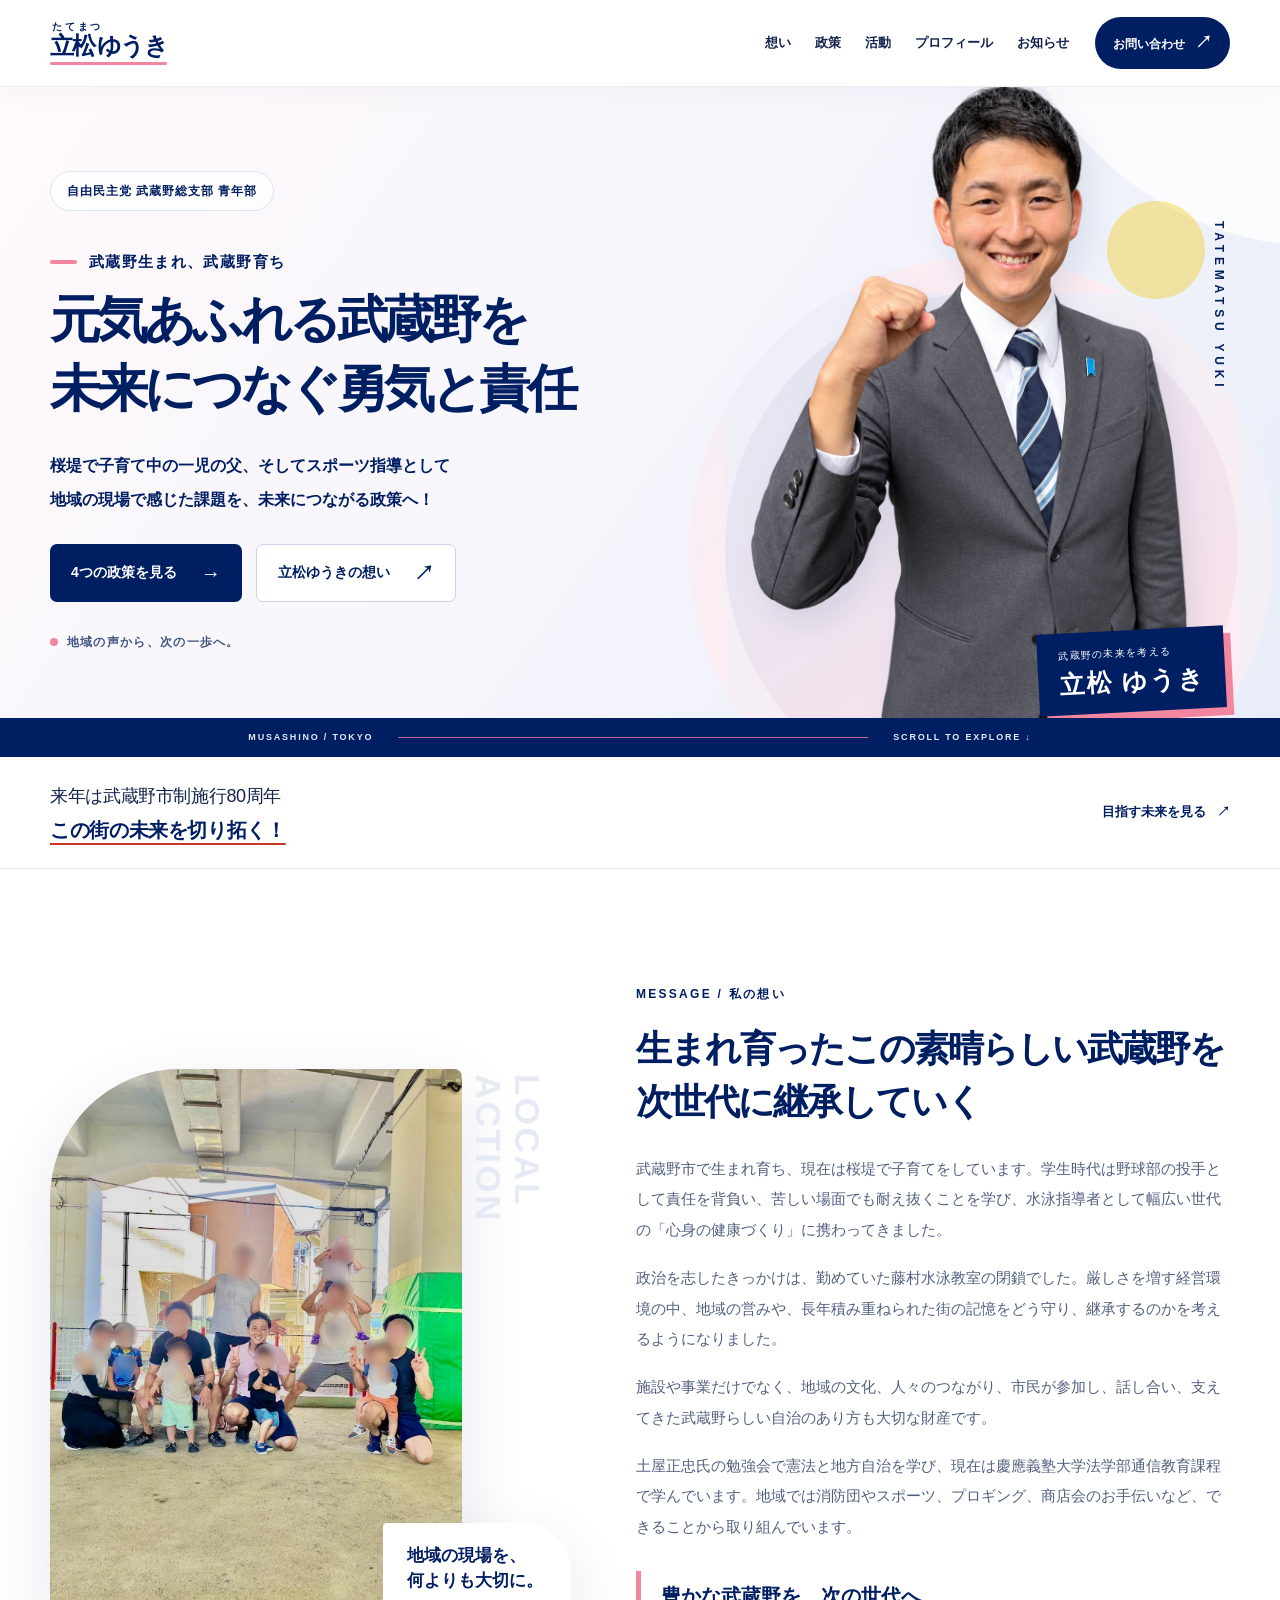
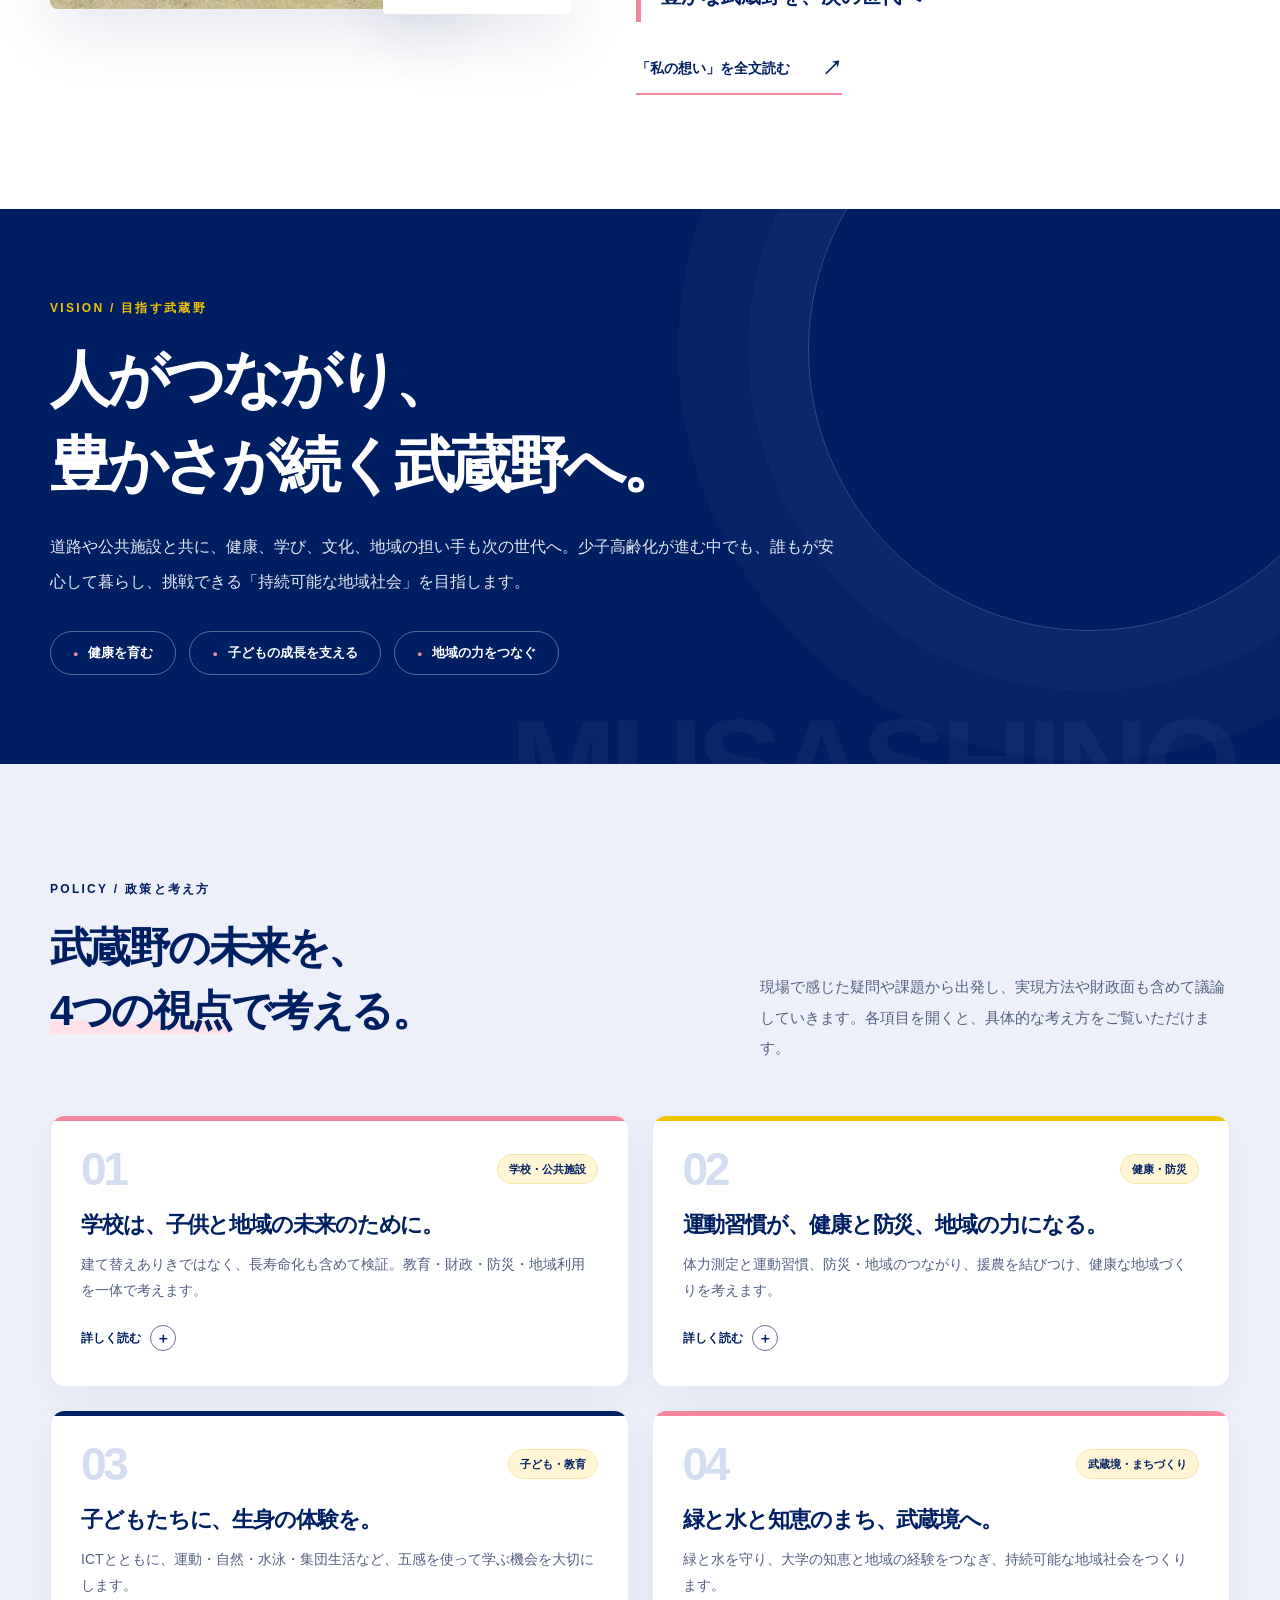
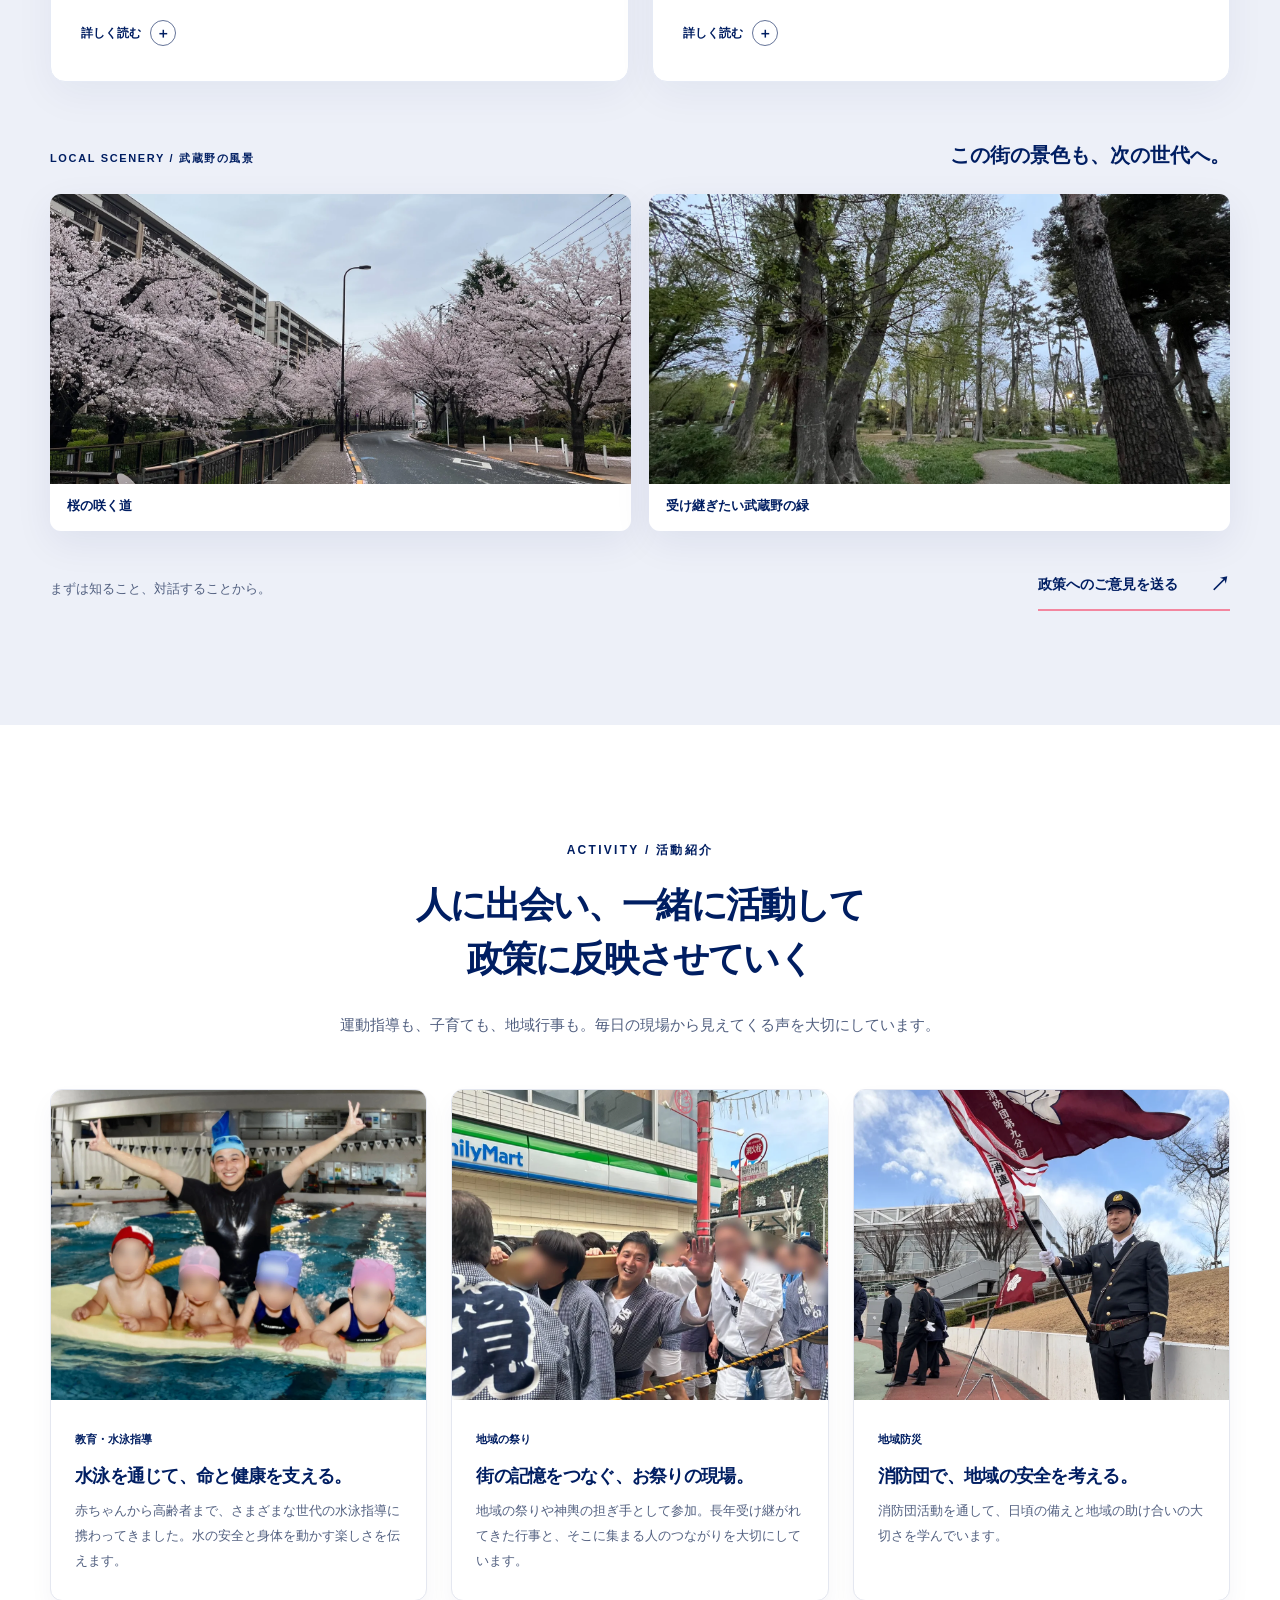
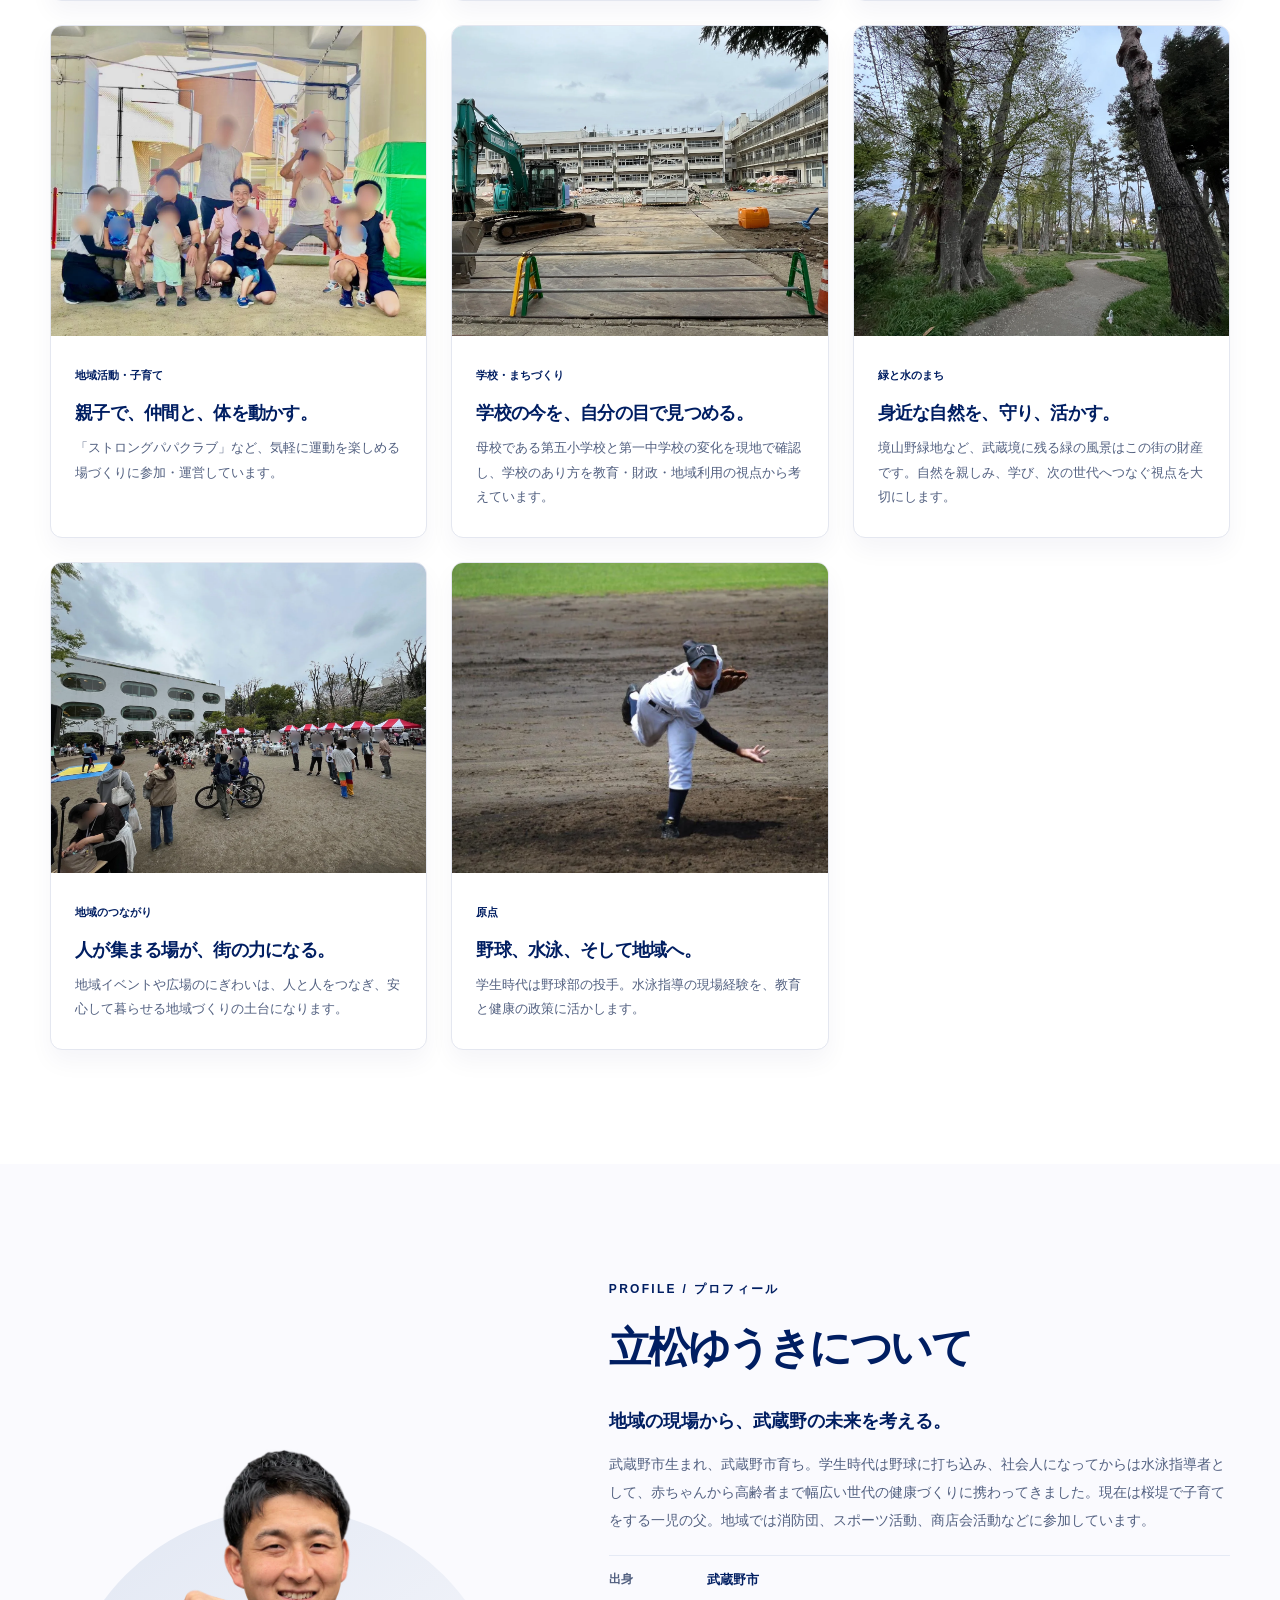
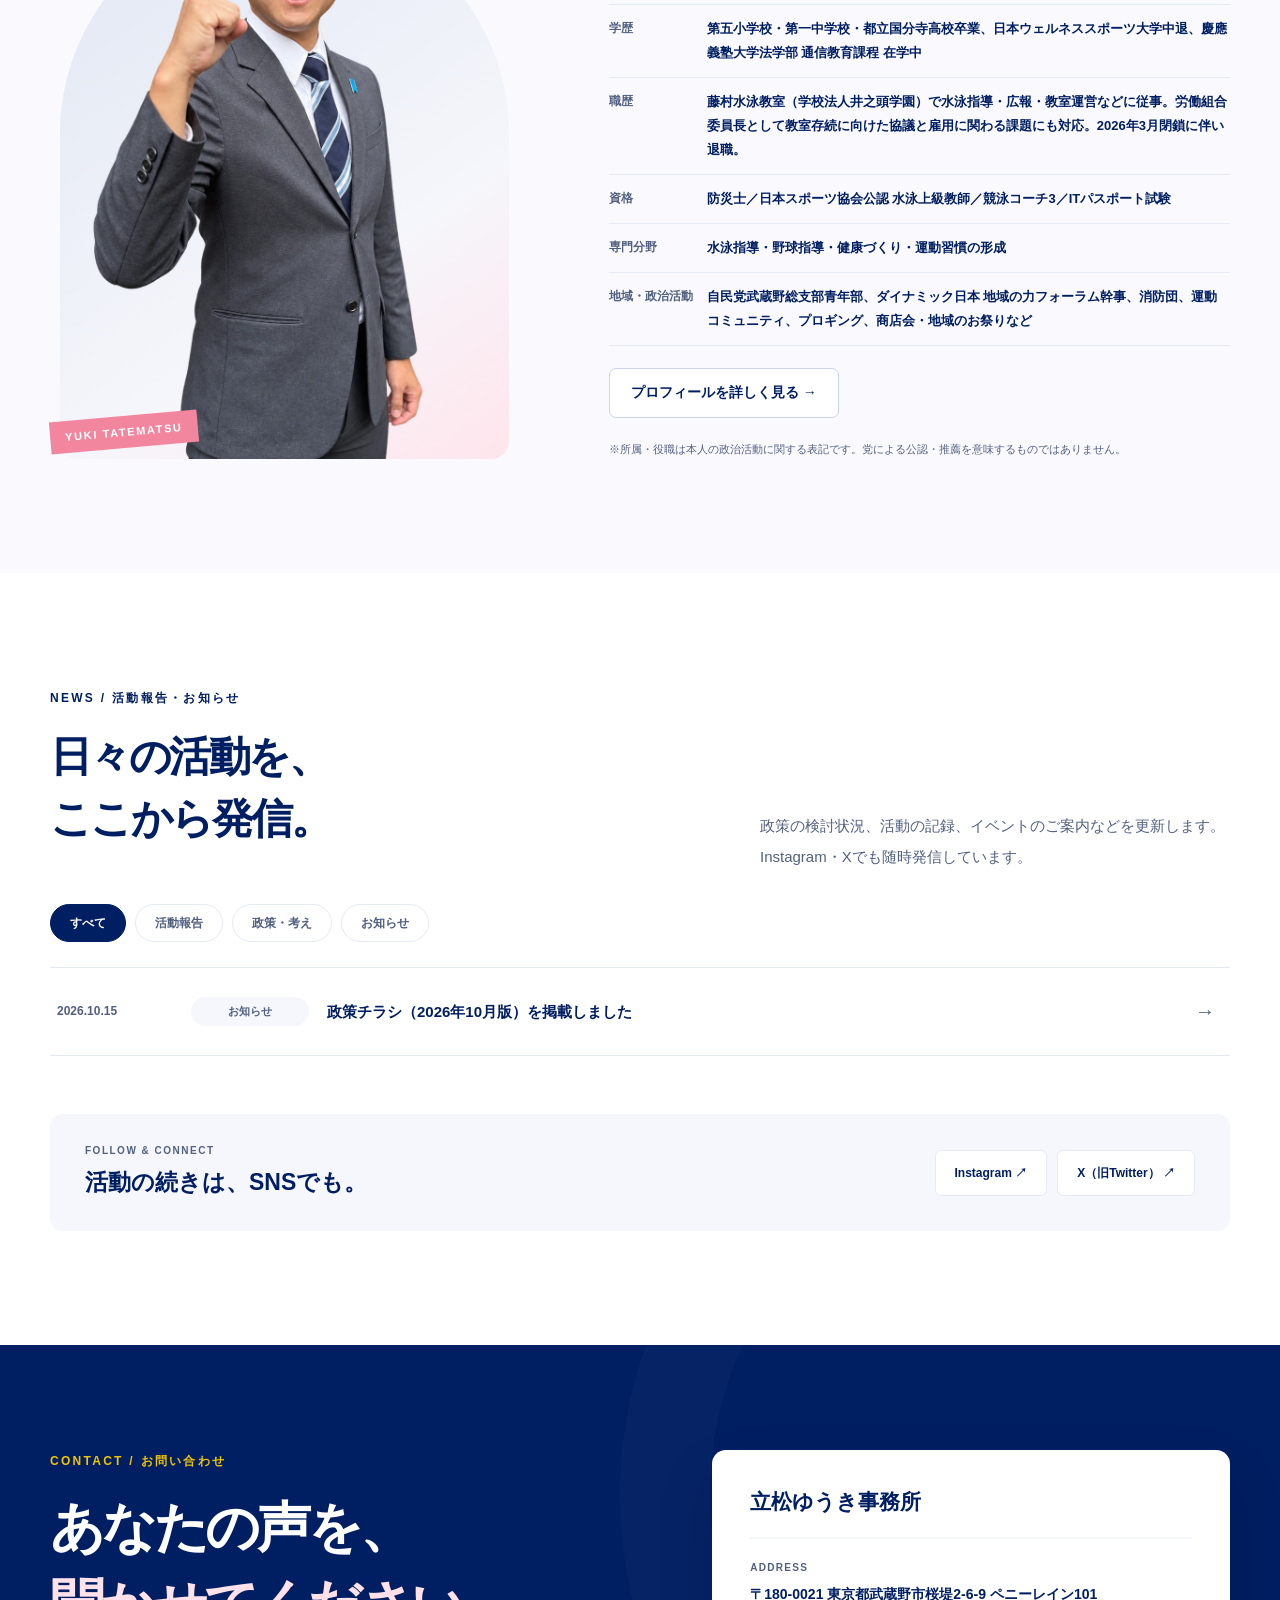
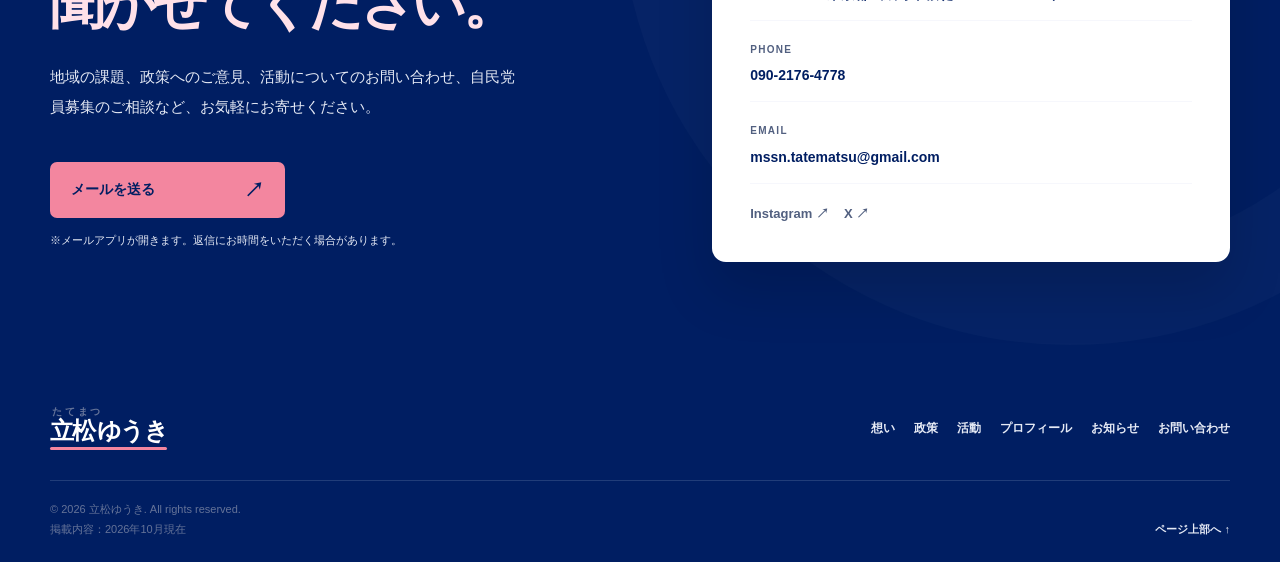
<file: index.html>
<!DOCTYPE html>

<html lang="ja">
<head><!-- Google tag (gtag.js) -->
<script async src="https://www.googletagmanager.com/gtag/js?id=G-WK52BDRZ52"></script>
<script>
  window.dataLayer = window.dataLayer || [];
  function gtag(){dataLayer.push(arguments);}
  gtag('js', new Date());
  gtag('config', 'G-WK52BDRZ52');
</script>
<meta charset="utf-8"/>
<meta content="width=device-width, initial-scale=1" name="viewport"/>
<meta content="#001e62" name="theme-color"/>
<meta content="立松ゆうきの政治活動公式サイト。武蔵野で生まれ育ち、桜堤で子育てをする一児の父。政策・プロフィール・地域活動・お知らせをご紹介します。" name="description"/>
<meta content="website" property="og:type"/>
<meta content="立松ゆうき｜元気あふれる武蔵野を、未来につなぐ勇気と責任。" property="og:title"/>
<meta content="武蔵野の豊かさを、次の世代へ。立松ゆうきの政策・活動・プロフィール。" property="og:description"/>
<meta content="ja_JP" property="og:locale"/>
<meta content="assets/og-cover.png" property="og:image"/>
<title>立松ゆうき｜元気あふれる武蔵野を、未来につなぐ勇気と責任。</title>
<link href="assets/favicon.svg" rel="icon" type="image/svg+xml"/>
<link href="assets/style.css" rel="stylesheet"/>
<script defer="" src="data/site-content.js"></script>
<script defer="" src="assets/site.js"></script>
</head>
<body>
<a class="skip-link" href="#main">本文へ移動</a>
<header class="site-header" id="top">
<div class="header-inner container">
<a aria-label="立松ゆうき トップへ" class="site-logo" href="#top">
<span class="logo-stack"><span class="logo-caption">たてまつ</span><span class="logo-name">立松<span>ゆうき</span></span></span>
</a>
<nav aria-label="メインメニュー" class="desktop-nav">
<a href="#message">想い</a><a href="#policies">政策</a><a href="#activities">活動</a><a href="#profile">プロフィール</a><a href="#news">お知らせ</a>
</nav>
<a class="header-contact" href="#contact">お問い合わせ <span aria-hidden="true">↗</span></a>
<button aria-controls="mobile-nav" aria-expanded="false" aria-label="メニューを開く" class="menu-button" id="menu-button" type="button"><span></span><span></span><span></span></button>
</div>
<nav aria-label="スマートフォンメニュー" class="mobile-nav" hidden="" id="mobile-nav">
<a href="#message">私の想い</a><a href="#policies">政策</a><a href="#activities">活動紹介</a><a href="#profile">プロフィール</a><a href="#news">活動報告・お知らせ</a><a href="#contact">お問い合わせ</a>
</nav>
</header>
<main id="main">
<section aria-labelledby="hero-title" class="hero">
<div class="hero-grid container">
<div class="hero-copy">
<div class="hero-affiliation" id="affiliation">自由民主党 武蔵野総支部 青年部</div>
<div class="hero-kicker"><span class="kicker-bar"></span><span id="hero-eyebrow">武蔵野生まれ、武蔵野育ち。</span></div>
<h1 id="hero-title"><span id="hero-line1">元気あふれる武蔵野を、</span><span id="hero-line2">未来につなぐ勇気と責任。</span></h1>
<div class="hero-highlight" hidden="" id="hero-highlight"></div>
<p class="hero-lead" id="hero-description">桜堤で子育てをする一児の父として。スポーツ指導者として。
地域の現場で感じてきた課題を、未来につながる政策へ。</p>
<div class="hero-actions"><a class="btn btn-primary" href="#policies">4つの政策を見る <span aria-hidden="true">→</span></a><a class="btn btn-light" href="message.html">立松ゆうきの想い <span aria-hidden="true">↗</span></a></div>
<div class="hero-line"><span class="mini-badge"></span> 地域の声から、次の一歩へ。</div>
</div>
<div aria-label="立松ゆうきの写真" class="hero-visual">
<div class="hero-ring"></div><div aria-hidden="true" class="hero-sun"></div>
<span aria-hidden="true" class="hero-vertical">TATEMATSU YUKI</span>
<img alt="笑顔で拳を上げる立松ゆうき" class="hero-portrait" fetchpriority="high" height="1253" id="site-hero-image" src="assets/hero.webp" width="940"/>
<div class="hero-nameplate"><span>武蔵野の未来を考える</span><strong>立松 ゆうき</strong></div>
</div>
</div>
<div aria-hidden="true" class="hero-bottom"><span>MUSASHINO / TOKYO</span><span class="hero-bottom-line"></span><span>SCROLL TO EXPLORE ↓</span></div>
</section>
<section aria-label="大切にしていること" class="mission-strip">
<div class="container mission-inner"><p><span class="mission-anniversary">来年は武蔵野市制施行80周年</span><strong class="mission-next">この街の未来を切り拓く！</strong></p><a href="#vision">目指す未来を見る <span aria-hidden="true">↗</span></a></div>
</section>
<section aria-labelledby="message-title" class="section message-section" id="message">
<div class="container message-layout">
<div class="message-images">
<div class="photo-frame photo-one"><img alt="立松ゆうきが親子の地域運動活動に参加している集合写真" height="1477" id="site-message-image" loading="lazy" src="assets/family-fitness.webp" width="1108"/></div>
<div class="message-image-caption"><span>地域の現場を、<br/>何よりも大切に。</span></div>
<div aria-hidden="true" class="photo-accent">LOCAL<br/>ACTION</div>
</div>
<div class="message-copy">
<span class="section-eyebrow" id="intro-eyebrow">MESSAGE / 私の想い</span>
<h2 class="section-heading" id="message-title">生まれ育ったこの素晴らしい街を<br/>次世代に継承していく。</h2>
<div class="message-paragraphs" id="intro-paragraphs"><p>武蔵野市で生まれ育ち、現在は桜堤で子育てをしています。学生時代は野球部の投手として責任を背負い、苦しい場面でも耐え抜くことを学び、水泳指導者として幅広い世代の「心身の健康づくり」に携わってきました。</p><p>政治を志したきっかけは、勤めていた藤村水泳教室の閉鎖でした。厳しさを増す経営環境の中、地域の営みや、長年積み重ねられた街の記憶をどう守り、継承するのかを考えるようになりました。</p><p>施設や事業だけでなく、地域の文化、人々のつながり、市民が参加し、話し合い、支えてきた武蔵野らしい自治のあり方も大切な財産です。</p><p>土屋正忠氏の憲法勉強会で地方自治を学び、現在は慶應義塾大学法学部通信教育課程で学んでいます。地域では消防団やスポーツ、プロギング、商店会のお手伝いなど、できることから取り組んでいます。</p></div>
<div class="message-quote" id="intro-quote">武蔵野の豊かさを、次の世代にも。</div>
<a class="text-link" href="message.html">「私の想い」を全文読む <span aria-hidden="true">↗</span></a>
</div>
</div>
</section>
<section aria-labelledby="vision-title" class="vision-section" id="vision">
<div class="container vision-content">
<span class="section-eyebrow white">VISION / 目指す武蔵野</span>
<h2 id="vision-title">人がつながり、<br/>豊かさが続く武蔵野へ。</h2>
<p id="vision-description">道路や公共施設だけでなく、健康、学び、文化、地域の担い手も次の世代へ。少子高齢化が進む中でも、誰もが安心して暮らし、挑戦できる「持続可能な地域社会」を目指します。</p>
<div class="vision-keywords" id="vision-keywords"><span>健康を育む</span><span>子どもの成長を支える</span><span>地域の力をつなぐ</span></div>
<div aria-hidden="true" class="vision-watermark">MUSASHINO</div>
</div>
</section>
<section aria-labelledby="policy-title" class="section policy-section" id="policies">
<div class="container">
<div class="section-intro">
<div><span class="section-eyebrow">POLICY / 政策と考え方</span><h2 class="section-heading" id="policy-title">武蔵野の未来を、<br/><em>4つの視点</em>で考える。</h2></div>
<p>現場で感じた疑問や課題から出発し、実現方法や財政面も含めて議論していきます。各項目を開くと、具体的な考え方をご覧いただけます。</p>
</div>
<div class="policy-grid" id="policy-list"><details class="policy-card"><summary><div class="policy-top"><span class="policy-number">01</span><span class="policy-tag">学校・公共施設</span></div><h3>学校は、子供と地域の未来のために。</h3><p class="policy-short">建て替えありきではなく、長寿命化も含めて検証。教育・財政・防災・地域利用を一体で考えます。</p><span class="policy-open">詳しく読む</span></summary><div class="policy-detail"><h4 class="policy-subheading">僕らの学び舎はなくなった。</h4><p>私が学んだ第五小学校と第一中学校。慣れ親しんだ校舎は取り壊され、一中には立派な新校舎が建ちました。</p><p>新しい教育環境が整うことは喜ばしい一方、卒業生として「本当に建て替えるしかなかったのか？」という疑問も残りました。</p><p>武蔵野市は、既存の公共施設を長寿命化しながら、原則60年は使用するという方針を示してきました。しかし、60年という数字だけで改築を判断するのではなく、建物の安全性や教育環境、将来の人口動向、改修・建て替えにかかる費用など、様々な観点から丁寧に検討する必要があると考えます。</p><p>長寿命化や大規模改修という選択肢も含めて比較・検証し、その根拠を市民に分かりやすく示すことが大切です。</p><h4 class="policy-subheading">学校は、地域の未来を支える大切な拠点。</h4><p>学校は、単に勉強をするための施設ではありません。</p><p>子供たちが仲間と出会い、学び、成長する場所であると同時に、防災やスポーツ、地域交流の拠点でもあります。</p><p>今後の第二中学校・第六中学校などのあり方についても、子供の学びを第一に、教育環境、財政、防災、地域利用まで見据えて考えていきたいと思います。</p><p>勉強、部活動、学校行事、多様な仲間との出会い。子供たちが豊かな青春時代を過ごすことのできる学校を、次の世代へつないでいきます。</p><h4>取り組みたいこと</h4><ul><li>学校改築の判断根拠を明確にする</li><li>長寿命化・改修・建て替えを比較する</li><li>子供の学びと地域利用を両立する</li></ul></div></details><details class="policy-card"><summary><div class="policy-top"><span class="policy-number">02</span><span class="policy-tag">健康・防災</span></div><h3>運動習慣が、健康と防災、地域の力になる。</h3><p class="policy-short">体力測定と運動習慣、防災・地域のつながり、援農を結びつけ、健康な地域づくりを考えます。</p><span class="policy-open">詳しく読む</span></summary><div class="policy-detail"><h4 class="policy-subheading">運動する人が増えれば、街はもっと元気になる。</h4><p>2年前、仕事と子育てに追われる中、久しぶりにランニングをしようとした私は、自分の体力低下に愕然としました。</p><p>それから運動コミュニティに参加し、仲間と一緒に身体を動かす楽しさを再発見しました。今では自ら運動コミュニティを運営し、地域の皆さんと運動習慣づくりに取り組んでいます。</p><p>少子高齢化が進む社会において、医療や介護を支え続けていくためにも、一人ひとりが健康で充実した人生を送るためにも、「健康寿命の延伸」は重要な課題です。</p><p>健康診断による病気の早期発見に加え、自分の体力を知り、その変化を実感できる「体力測定」の仕組みが必要だと考えています。</p><h4 class="policy-subheading">鍛えた身体は誰のためか。</h4><p>災害時には、自分の身を守るだけでなく、避難したり、重い物を運んだり、周囲の人を助けたりする場面もあります。</p><p>日頃から体力を維持し、身体を動かす習慣をつけることは、こうした非常時への備えにもつながります。</p><p>さらに、地域で一緒に運動することは、顔見知りを増やし、世代を超えた交流を生み出すきっかけにもなります。そうしたつながりは、非常時の助け合いや、日常の孤独・孤立の防止にもつながると考えています。</p><h4 class="policy-subheading">援農の可能性。運動で培った体力を地域のために。</h4><p>武蔵野市でも、相続や後継者不足などを背景に農地の減少が続いています。</p><p>都市の農地は、新鮮な野菜の供給だけでなく、食育や自然体験、市民活動、災害時の防災空間など、多様な役割を担っています。</p><p>この貴重な都市農業を守っていくためには、市・都・国の連携に加え、地域の人々が農業を支える仕組みも必要だと考えています。</p><p>そこで私が注目しているのが「援農」です。</p><p>農家の方々が必要とする作業と、市民の参加意欲を丁寧につなぎ、農作業を通じて身体を動かしながら、地域の農業を応援する。</p><p>市民の健康づくりと農業の担い手支援を結びつける、新たな可能性を探っていきたいと考えています。</p><h4 class="policy-subheading">身近な場所から、運動する習慣を。</h4><p>また、うんていや複合運動器具などの設置を推進し、公園や公共施設など身近な場所で、誰もが気軽に身体を動かせる環境を増やしていきたいと考えています。</p><p>運動を通じた健康づくり、地域のつながり、防災への備え、そして都市農業への支援。</p><p>これらを結びつけ、心身ともに元気な市民が支え合う武蔵野を目指します。</p><h4>取り組みたいこと</h4><ul><li>市民の体力測定の機会を拡充</li><li>運動と防災の連携</li><li>健康づくりと援農の連携</li><li>運動できる公共空間の充実</li></ul></div></details><details class="policy-card"><summary><div class="policy-top"><span class="policy-number">03</span><span class="policy-tag">子ども・教育</span></div><h3>子どもたちに、生身の体験を。</h3><p class="policy-short">ICTとともに、運動・自然・水泳・集団生活など、五感を使って学ぶ機会を大切にします。</p><span class="policy-open">詳しく読む</span></summary><div class="policy-detail"><h4 class="policy-subheading">画面の中だけでは学べないことがある。</h4><p>ICT教育が発展し、子どもたちの学びの可能性は大きく広がっています。</p><p>一方で、仲間と身体を動かし、自然に触れ、時には失敗や困難を乗り越える「生身の体験」も、子どもたちの成長には欠かせません。</p><p>運動の楽しさ、仲間と協力する喜び、自分の力で何かを成し遂げた達成感。</p><p>私はスポーツ指導者として、こうした体験を通じて子どもたちが成長する姿を数多く見てきました。</p><p>デジタル技術を活用した教育とともに、身体教育や自然体験、集団生活など、五感を使って学ぶ機会を大切にしたいと考えています。</p><h4 class="policy-subheading">水泳は、命を守るための教育。</h4><p>長年、水泳指導に携わってきた私にとって、水泳教育には特別な想いがあります。</p><p>水泳は、単に速く泳ぐことを目指すスポーツではありません。水の怖さを知り、水に慣れ、自分の命を守る力を身につける大切な学びです。</p><p>学校施設の老朽化や維持管理費、人材確保などの課題がある中でも、子どもたちの水泳教育を継続できる環境を守らなければなりません。</p><p>私は、必ずしも一校に一面のプールを設けることにはこだわりません。</p><p>民間施設の活用や拠点校への屋内温水プール整備など、水質管理、安全性、指導体制、財政負担を総合的に検討し、持続可能な水泳教育の仕組みを考えていきます。</p><h4 class="policy-subheading">自然体験と集団生活を、もっと豊かに。</h4><p>武蔵野市には、ジャンボリーやセカンドスクールなど、子どもたちが自然の中で学び、仲間と生活する教育活動があります。</p><p>こうした機会を大切にしながら、さらに充実させていきたいと考えています。</p><p>親元を離れ、仲間と寝食を共にし、自然の中で挑戦する。普段の教室では得られない経験が、子どもたちの自立心や協調性を育みます。当然、運営する側の負担など課題ももちろんあるために、各方面から丁寧に調整をして参ります。</p><h4 class="policy-subheading">誰もが思い切り身体を動かせる街に。</h4><p>放課後や休日に、子供たちがスポーツや外遊びに夢中になれる環境が必要です。</p><p>部活動指導員の拡充、中学校の校庭への夜間照明の整備、ボール遊びのできる公園の充実など、学校施設と地域の公共空間をより有効に活用していきたいと考えています。</p><p>公園には大人も使えるうんていや複合遊具など、全身を使って遊べる設備を増やしていきたい。</p><p>もちろん、安全性のリスクヘッジと近隣住民の生活環境や安全性への配慮も欠かせません。</p><p>失敗を恐れず挑戦し、仲間と笑い、時には悔し涙を流しながら成長できる。</p><p>そんな「生身の体験」にあふれた武蔵野を目指します。</p><h4>取り組みたいこと</h4><ul><li>民間施設と拠点校の活用も含む水泳教育の持続可能性を検討</li><li>ジャンボリー・セカンドスクールの充実と運営負担への配慮</li><li>部活動指導員と夜間照明など運動環境の検討</li><li>大人も子どもも利用できる遊び場・運動設備の充実</li></ul></div></details><details class="policy-card"><summary><div class="policy-top"><span class="policy-number">04</span><span class="policy-tag">武蔵境・まちづくり</span></div><h3>緑と水と知恵のまち、武蔵境へ。</h3><p class="policy-short">緑と水を守り、大学の知恵と地域の経験をつなぎ、持続可能な地域社会をつくります。</p><span class="policy-open">詳しく読む</span></summary><div class="policy-detail"><h4 class="policy-subheading">豊かな街の、これからを考える。</h4><p>武蔵野市は、先人たちの努力によって、道路、学校、病院、商業施設などが整い、便利で暮らしやすい街へと発展してきました。</p><p>しかし、少子高齢化や地域活動の担い手不足に課題を感じる団体もある中、この豊かな市民生活を、これからも維持していけるのでしょうか。</p><p>私が目指したいのは、単に新しい施設をつくることよりも、</p><p>今ある街の財産を活かし、人と人とのつながりを育み、歴史や文化を次の世代へ引き継いでいくこと。</p><p>「持続可能な地域社会」の形成こそ、これからの武蔵野市に求められるまちづくりだと考えています。</p><h4 class="policy-subheading">武蔵境の宝物。「緑と水」を次の世代へ。</h4><p>武蔵境には、この地域ならではの魅力があります。</p><p>小金井公園や境山野緑地、玉川上水、仙川、そして街の中に残る農地。</p><p>こうした「緑と水」は、私たちの生活に潤いを与えるだけでなく、自然環境の保全、子どもたちの教育、防災など、多くの役割を担っています。</p><p>私は、身近な自然をただ残すだけでなく、市民が親しみ、学び、保全活動にも参加できる環境をつくりたいと考えています。</p><p>地域の自然を知ることは、この街をもっと好きになるきっかけにもなるはずです。</p><h4 class="policy-subheading">大学の「知恵」を、地域の力に。</h4><p>武蔵野地域には、特色ある大学が数多くあります。</p><p>例えば、日本獣医生命科学大学の専門性を活かしたペット防災や自然環境の保護。大学の研究と市民活動を結びつけることで、新しい地域課題の解決方法が見つかるかもしれません。</p><p>子育て、福祉、環境、防災、国際交流など、各大学の得意分野を地域の課題と結びつけていきたいと考えています。</p><p>さらに、武蔵野プレイスなどの公共施設も活用し、学生と市民が共に学び、活動できる機会を広げる。大学の「知恵」と地域の「経験」がつながることで、武蔵境の新しい可能性を生み出したいと考えています。</p><h4 class="policy-subheading">地域のつながりを、次の世代へ。</h4><p>武蔵野市の豊かさを支えてきたものの一つが、市民自らが参加し、話し合い、支え合う地域活動です。</p><p>お祭り、消防団、コミュニティセンター、子育て支援、福祉活動。その一つひとつが、この街の安心と賑わいを支えています。</p><p>一方で、活動の担い手不足や高齢化、運営負担の増大は、地域の営みを継続するうえでの課題と認識しています。</p><p>これまで地域を支えてくださった方々と連携し、若い世代や学生、子育て世代も無理なく参加できる仕組みを考えていきたい。</p><p>そして、高齢者も、障害のある方も、子どもたちも、住み慣れた地域で安心して暮らせるよう、地域の福祉と市民活動のつながりを深めていきたいと考えています。</p><h4 class="policy-subheading">この街の豊かさを、未来へ。</h4><p>「緑と水と知恵のまち、武蔵境。」</p><p>自然と文化、人々のつながり、大学の知恵。</p><p>今ある財産を守り、活かし、必要なところは時代に合わせて変えていく。</p><p>将来の世代に過度な負担を残さず、この街の豊かさを引き継いでいくために、私は地域の皆さんと共に考え、行動して参ります。</p><h4>取り組みたいこと</h4><ul><li>緑と水の保全・活用</li><li>大学と地域の連携強化</li><li>地域活動の担い手支援</li><li>福祉と地域コミュニティの連携</li></ul></div></details></div>
<div aria-label="武蔵野の桜と緑の風景" class="city-scenes">
<div class="city-scenes-head"><span>LOCAL SCENERY / 武蔵野の風景</span><strong>この街の景色も、次の世代へ。</strong></div>
<div class="city-scenes-grid">
<figure><img alt="桜並木が続く武蔵野の春の街路" decoding="async" id="site-city1-image" loading="lazy" src="assets/cherry-street-1.webp"/><figcaption>桜の咲く道</figcaption></figure>
<figure><img alt="木々が並ぶ武蔵野の緑地の風景" decoding="async" id="site-city2-image" loading="lazy" src="assets/green-park.webp"/><figcaption>受け継ぎたい武蔵野の緑</figcaption></figure>
</div>
</div>
<div class="policy-bottom"><span>まずは知ること、対話することから。</span><a class="text-link" href="#contact">政策へのご意見を送る <span aria-hidden="true">↗</span></a></div>
</div>
</section>
<section aria-labelledby="activities-title" class="section activities-section" id="activities">
<div class="container">
<div class="section-intro center"><span class="section-eyebrow">ACTIVITY / 活動紹介</span><h2 class="section-heading" id="activities-title">人に出会い、一緒に活動して<br/>政策に反映させていく</h2><p>運動指導も、子育ても、地域行事も。毎日の現場から見えてくる声を大切にしています。</p></div>
<div class="activities-grid" id="activities-list"><article class="activity-card"><div class="activity-image"><img alt="水泳指導者としてプールで子どもたちと撮影した写真。子どもたちの顔にはぼかしを入れています。" decoding="async" loading="lazy" src="assets/swim-instruction.webp"/></div><div class="activity-body"><span class="activity-tag">教育・水泳指導</span><h3>水泳を通じて、命と健康を支える。</h3><p>赤ちゃんから高齢者まで、さまざまな世代の水泳指導に携わってきました。水の安全と身体を動かす楽しさを伝えます。</p></div></article><article class="activity-card"><div class="activity-image"><img alt="武蔵境駅近くの祭りで神輿を担いでいる様子。周囲の人物の顔にはぼかしを入れています。" decoding="async" loading="lazy" src="assets/festival-mikoshi.webp"/></div><div class="activity-body"><span class="activity-tag">地域の祭り</span><h3>街の記憶をつなぐ、お祭りの現場。</h3><p>地域の祭りや神輿の担ぎ手として参加。長年受け継がれてきた行事と、そこに集まる人のつながりを大切にしています。</p></div></article><article class="activity-card"><div class="activity-image"><img alt="消防団の制服姿で団旗を掲げる立松ゆうき" decoding="async" loading="lazy" src="assets/fire-brigade.webp"/></div><div class="activity-body"><span class="activity-tag">地域防災</span><h3>消防団で、地域の安全を考える。</h3><p>消防団活動を通して、日頃の備えと地域の助け合いの大切さを学んでいます。</p></div></article><article class="activity-card"><div class="activity-image"><img alt="高架下の広場で親子が集まる運動活動の集合写真。参加者の顔はぼかしています。" decoding="async" loading="lazy" src="assets/family-fitness.webp"/></div><div class="activity-body"><span class="activity-tag">地域活動・子育て</span><h3>親子で、仲間と、体を動かす。</h3><p>「ストロングパパクラブ」など、気軽に運動を楽しめる場づくりに参加・運営しています。</p></div></article><article class="activity-card"><div class="activity-image"><img alt="第五小学校の工事の様子" decoding="async" loading="lazy" src="assets/fifth-school.webp"/></div><div class="activity-body"><span class="activity-tag">学校・まちづくり</span><h3>学校の今を、自分の目で見つめる。</h3><p>母校である第五小学校と第一中学校の変化を現地で確認し、学校のあり方を教育・財政・地域利用の視点から考えています。</p></div></article><article class="activity-card"><div class="activity-image"><img alt="木々に囲まれた境山野緑地の風景" decoding="async" loading="lazy" src="assets/green-park.webp"/></div><div class="activity-body"><span class="activity-tag">緑と水のまち</span><h3>身近な自然を、守り、活かす。</h3><p>境山野緑地など、武蔵境に残る緑の風景はこの街の財産です。自然を親しみ、学び、次の世代へつなぐ視点を大切にします。</p></div></article><article class="activity-card"><div class="activity-image"><img alt="地域イベント会場の全景。人物の顔は判別しにくいよう小さく写っています。" decoding="async" loading="lazy" src="assets/community-square.webp"/></div><div class="activity-body"><span class="activity-tag">地域のつながり</span><h3>人が集まる場が、街の力になる。</h3><p>地域イベントや広場のにぎわいは、人と人をつなぎ、安心して暮らせる地域づくりの土台になります。</p></div></article><article class="activity-card"><div class="activity-image"><img alt="野球部時代、マウンドで投球する姿" decoding="async" loading="lazy" src="assets/baseball.webp"/></div><div class="activity-body"><span class="activity-tag">原点</span><h3>野球、水泳、そして地域へ。</h3><p>学生時代は野球部の投手。水泳指導の現場経験を、教育と健康の政策に活かします。</p></div></article></div>
</div>
</section>
<section aria-labelledby="profile-title" class="section profile-section" id="profile">
<div class="container profile-layout">
<div class="profile-visual"><div aria-hidden="true" class="profile-decoration"></div><img alt="立松ゆうきのスーツ姿の写真" height="1253" id="site-portrait-image" loading="lazy" src="assets/portrait.webp" width="940"/><span class="profile-visual-label">YUKI TATEMATSU</span></div>
<div class="profile-main"><span class="section-eyebrow">PROFILE / プロフィール</span><h2 class="section-heading" id="profile-title">立松ゆうきについて</h2><p class="profile-catch" id="profile-catch">地域の現場から、武蔵野の未来を考える。</p><p class="profile-lead" id="profile-lead">武蔵野市生まれ、武蔵野市育ち。学生時代は野球に打ち込み、社会人になってからは水泳指導者として、赤ちゃんから高齢者まで幅広い世代の健康づくりに携わってきました。現在は桜堤で子育てをする一児の父。地域では消防団、スポーツ活動、商店会活動などに参加しています。</p><dl class="profile-facts" id="profile-items"><div><dt>出身</dt><dd>武蔵野市</dd></div><div><dt>学歴</dt><dd>第五小学校・第一中学校・都立国分寺高校卒業、日本ウェルネススポーツ大学中退、慶應義塾大学法学部 通信教育課程 在学中</dd></div><div><dt>職歴</dt><dd>藤村水泳教室（学校法人井之頭学園）で水泳指導・広報・教室運営などに従事。労働組合委員長として教室存続に向けた協議と雇用に関わる課題にも対応。2026年3月閉鎖に伴い退職。</dd></div><div><dt>資格</dt><dd>防災士／日本スポーツ協会公認 水泳上級教師／競泳コーチ3／ITパスポート試験</dd></div><div><dt>専門分野</dt><dd>水泳指導・野球指導・健康づくり・運動習慣の形成</dd></div><div><dt>地域・政治活動</dt><dd>自民党武蔵野総支部青年部、ダイナミック日本 地域の力フォーラム幹事、消防団、運動コミュニティ、プロギング、商店会・地域のお祭りなど</dd></div></dl><p class="profile-more"><a class="btn btn-light" href="profile.html">プロフィールを詳しく見る →</a></p><div class="profile-affiliation-note">※所属・役職は本人の政治活動に関する表記です。党による公認・推薦を意味するものではありません。</div></div>
</div>
</section>
<section aria-labelledby="news-title" class="section news-section" id="news">
<div class="container">
<div class="section-intro news-heading"><div><span class="section-eyebrow">NEWS / 活動報告・お知らせ</span><h2 class="section-heading" id="news-title">日々の活動を、<br/>ここから発信。</h2></div><p>政策の検討状況、活動の記録、イベントのご案内などを更新します。Instagram・Xでも随時発信しています。</p></div>
<div aria-label="お知らせの絞り込み" class="news-filter" role="group"><button aria-pressed="true" class="filter-btn active" data-filter="すべて" type="button">すべて</button><button aria-pressed="false" class="filter-btn" data-filter="活動報告" type="button">活動報告</button><button aria-pressed="false" class="filter-btn" data-filter="政策・考え" type="button">政策・考え</button><button aria-pressed="false" class="filter-btn" data-filter="お知らせ" type="button">お知らせ</button></div>
<div aria-live="polite" class="news-list" id="news-list"><details class="offline-news"><summary class="news-item"><time class="news-date">2026.10.15</time><span class="news-tag">お知らせ</span><span class="news-item-title">政策チラシ（2026年10月版）を掲載しました</span><span class="news-arrow">＋</span></summary><div class="offline-news-content"><p>武蔵野への想いと、学校・公共施設、健康・防災、子どもの教育、武蔵境のまちづくりについてまとめました。ぜひご覧ください。</p></div></details></div>
<button class="more-btn" hidden="" id="news-more" type="button">もっと見る ↓</button>
<div class="sns-cta"><div><small>FOLLOW &amp; CONNECT</small><strong>活動の続きは、SNSでも。</strong></div><div class="sns-cta-buttons"><a href="https://www.instagram.com/musashinotatematsu/" id="sns-instagram-main" rel="noopener noreferrer" target="_blank">Instagram ↗</a><a href="https://twitter.com/yukitatematsu" id="sns-x-main" rel="noopener noreferrer" target="_blank">X（旧Twitter） ↗</a></div></div>
</div>
</section>
<section aria-labelledby="contact-title" class="contact-section" id="contact">
<div class="container contact-layout">
<div><span class="section-eyebrow white">CONTACT / お問い合わせ</span><h2 id="contact-title">あなたの声を、<br/><span>聞かせてください。</span></h2><p>地域の課題、政策へのご意見、活動についてのお問い合わせ、自民党員募集のご相談など、お気軽にお寄せください。</p><a class="btn btn-pink" href="mailto:mssn.tatematsu@gmail.com?subject=%E7%AB%8B%E6%9D%BE%E3%82%86%E3%81%86%E3%81%8DHP%E3%81%8B%E3%82%89" id="contact-email-link">メールを送る <span aria-hidden="true">↗</span></a><p class="contact-note">※メールアプリが開きます。返信にお時間をいただく場合があります。</p></div>
<div class="contact-card"><div class="contact-card-title">立松ゆうき事務所</div><div class="contact-item"><span>ADDRESS</span><p id="contact-address">〒180-0021 東京都武蔵野市桜堤2-6-9 ペニーレイン101</p></div><div class="contact-item"><span>PHONE</span><a href="tel:09021764778" id="contact-phone">090-2176-4778</a></div><div class="contact-item"><span>EMAIL</span><a href="mailto:mssn.tatematsu@gmail.com" id="contact-email">mssn.tatematsu@gmail.com</a></div><div class="contact-card-bottom"><a href="https://www.instagram.com/musashinotatematsu/" id="contact-instagram" rel="noopener noreferrer" target="_blank">Instagram ↗</a><a href="https://twitter.com/yukitatematsu" id="contact-x" rel="noopener noreferrer" target="_blank">X ↗</a></div></div>
</div>
</section>
</main>
<footer class="site-footer"><div class="container"><div class="footer-top"><a class="site-logo footer-logo" href="#top"><span class="logo-stack"><span class="logo-caption">たてまつ</span><span class="logo-name">立松<span>ゆうき</span></span></span></a><div class="footer-links"><a href="#message">想い</a><a href="#policies">政策</a><a href="#activities">活動</a><a href="#profile">プロフィール</a><a href="#news">お知らせ</a><a href="#contact">お問い合わせ</a></div></div><div class="footer-bottom"><div>© <span id="footer-year">2026</span> 立松ゆうき. All rights reserved.<br/><span class="footer-updated" id="footer-updated">掲載内容：2026年10月現在</span></div><a class="back-to-top" href="#top">ページ上部へ ↑</a></div></div></footer>
<dialog aria-labelledby="dialog-title" class="news-dialog" id="news-dialog"><div class="dialog-head"><span class="section-eyebrow" id="dialog-category"></span><button aria-label="閉じる" id="dialog-close" type="button">✕</button></div><h2 id="dialog-title"></h2><div class="dialog-date" id="dialog-date"></div><div class="dialog-body" id="dialog-body"></div><div id="dialog-link"></div></dialog>
<noscript><div style="padding:2rem;text-align:center;background:#fff0f5;color:#001e62">このサイトの一部の表示にはJavaScriptが必要です。ブラウザのJavaScriptを有効にしてください。</div></noscript>
</body>
</html>
</file>
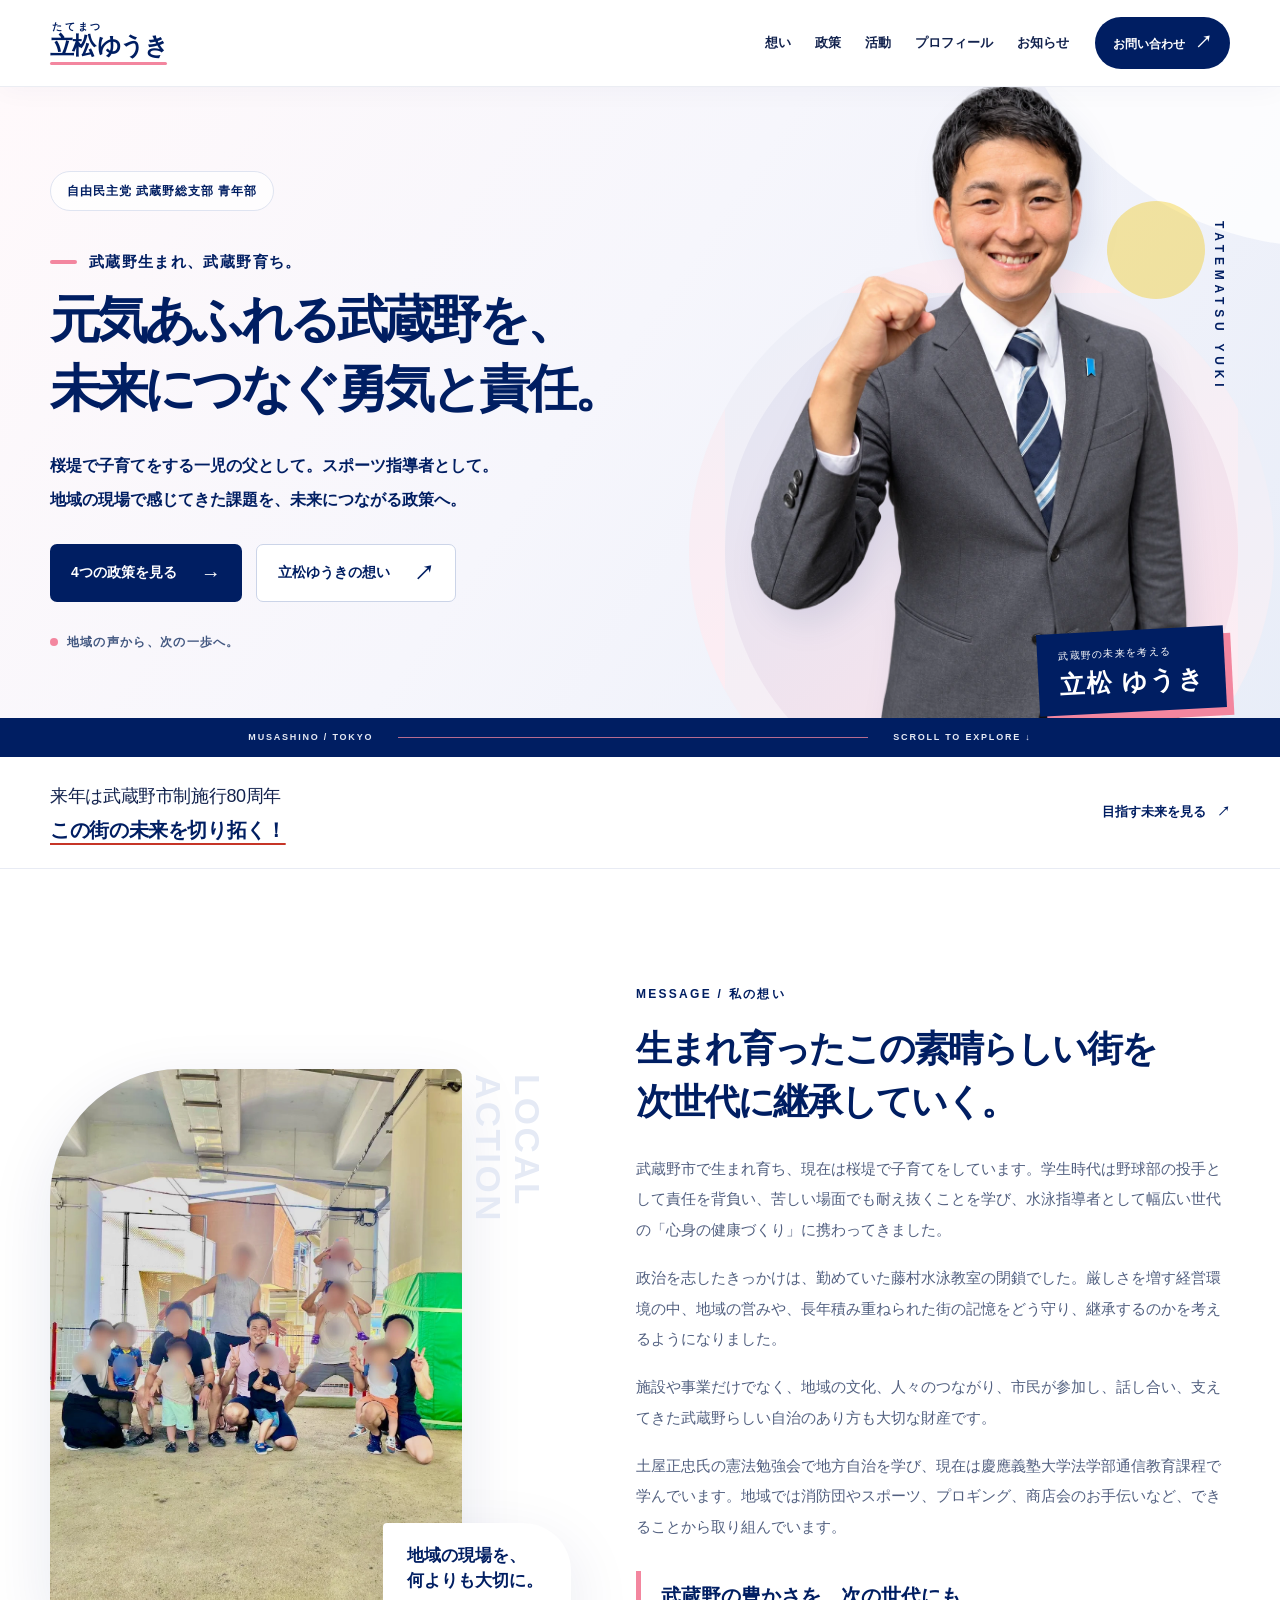
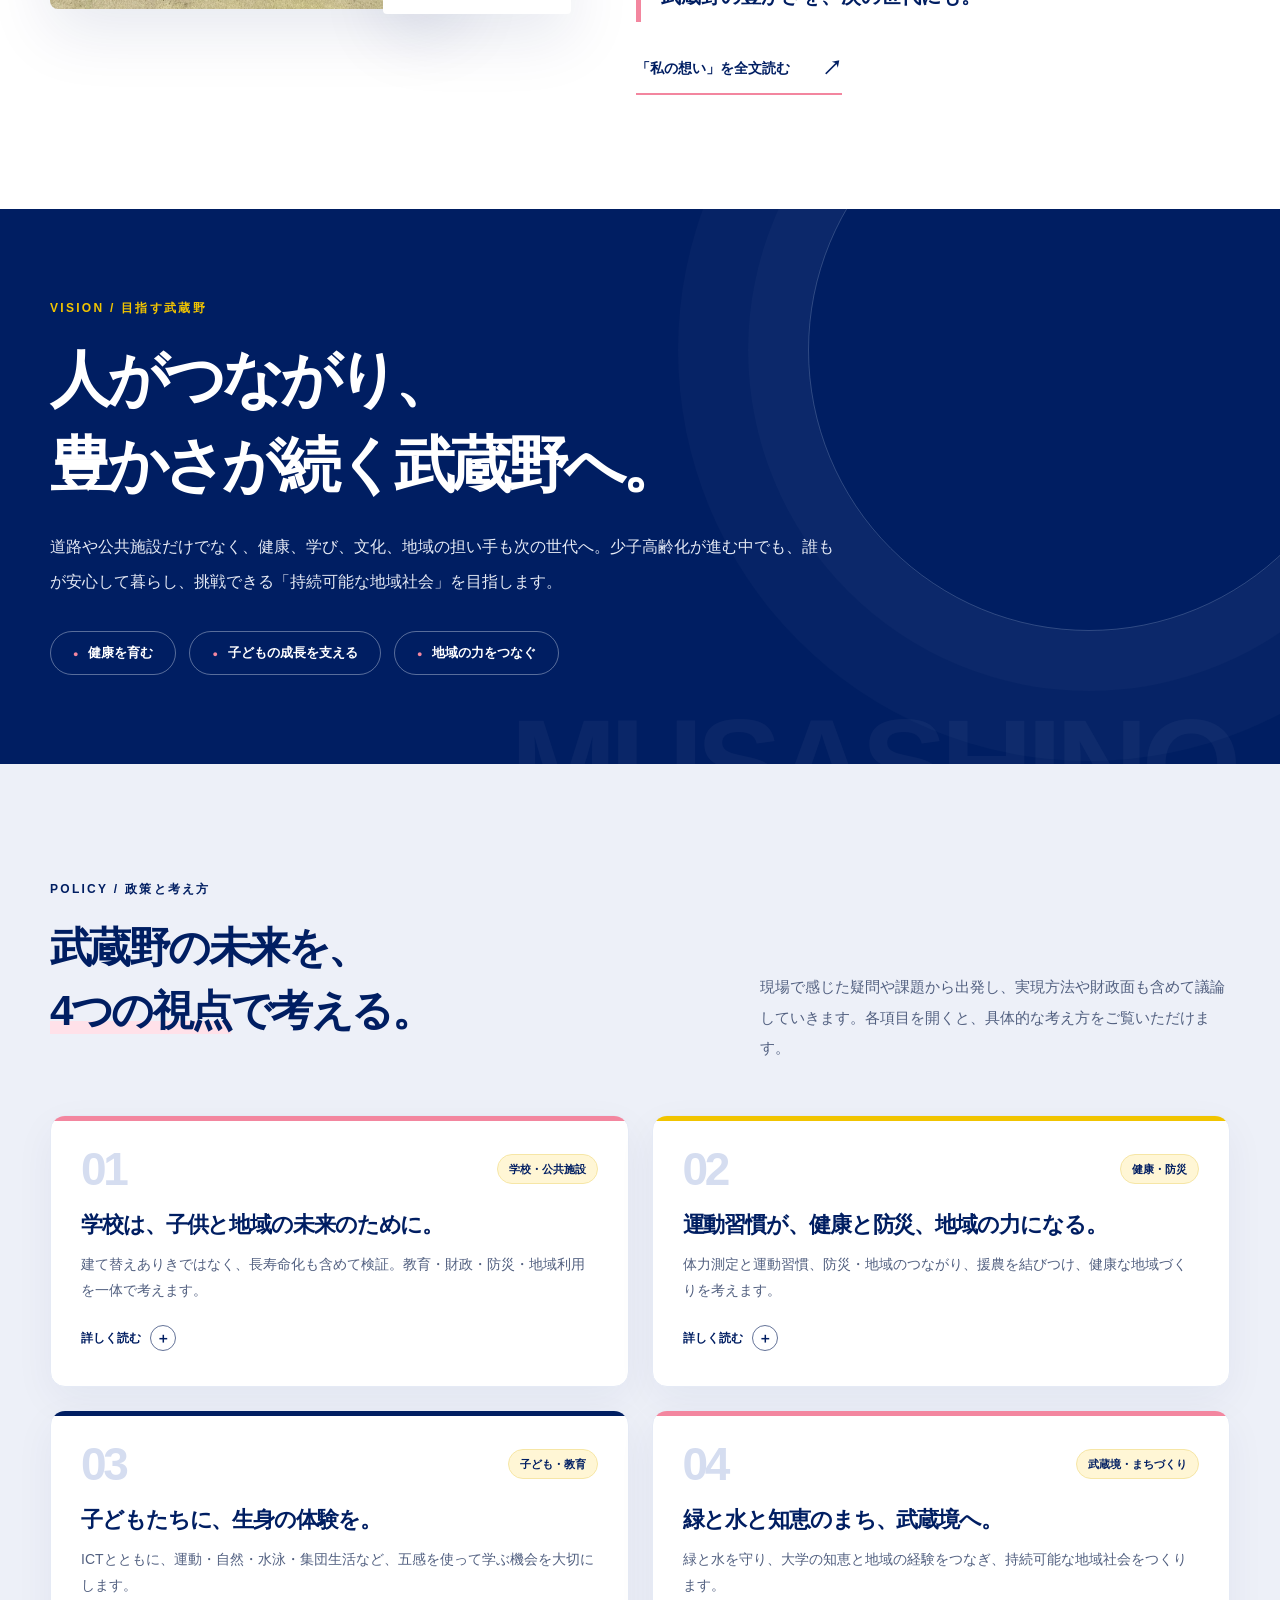
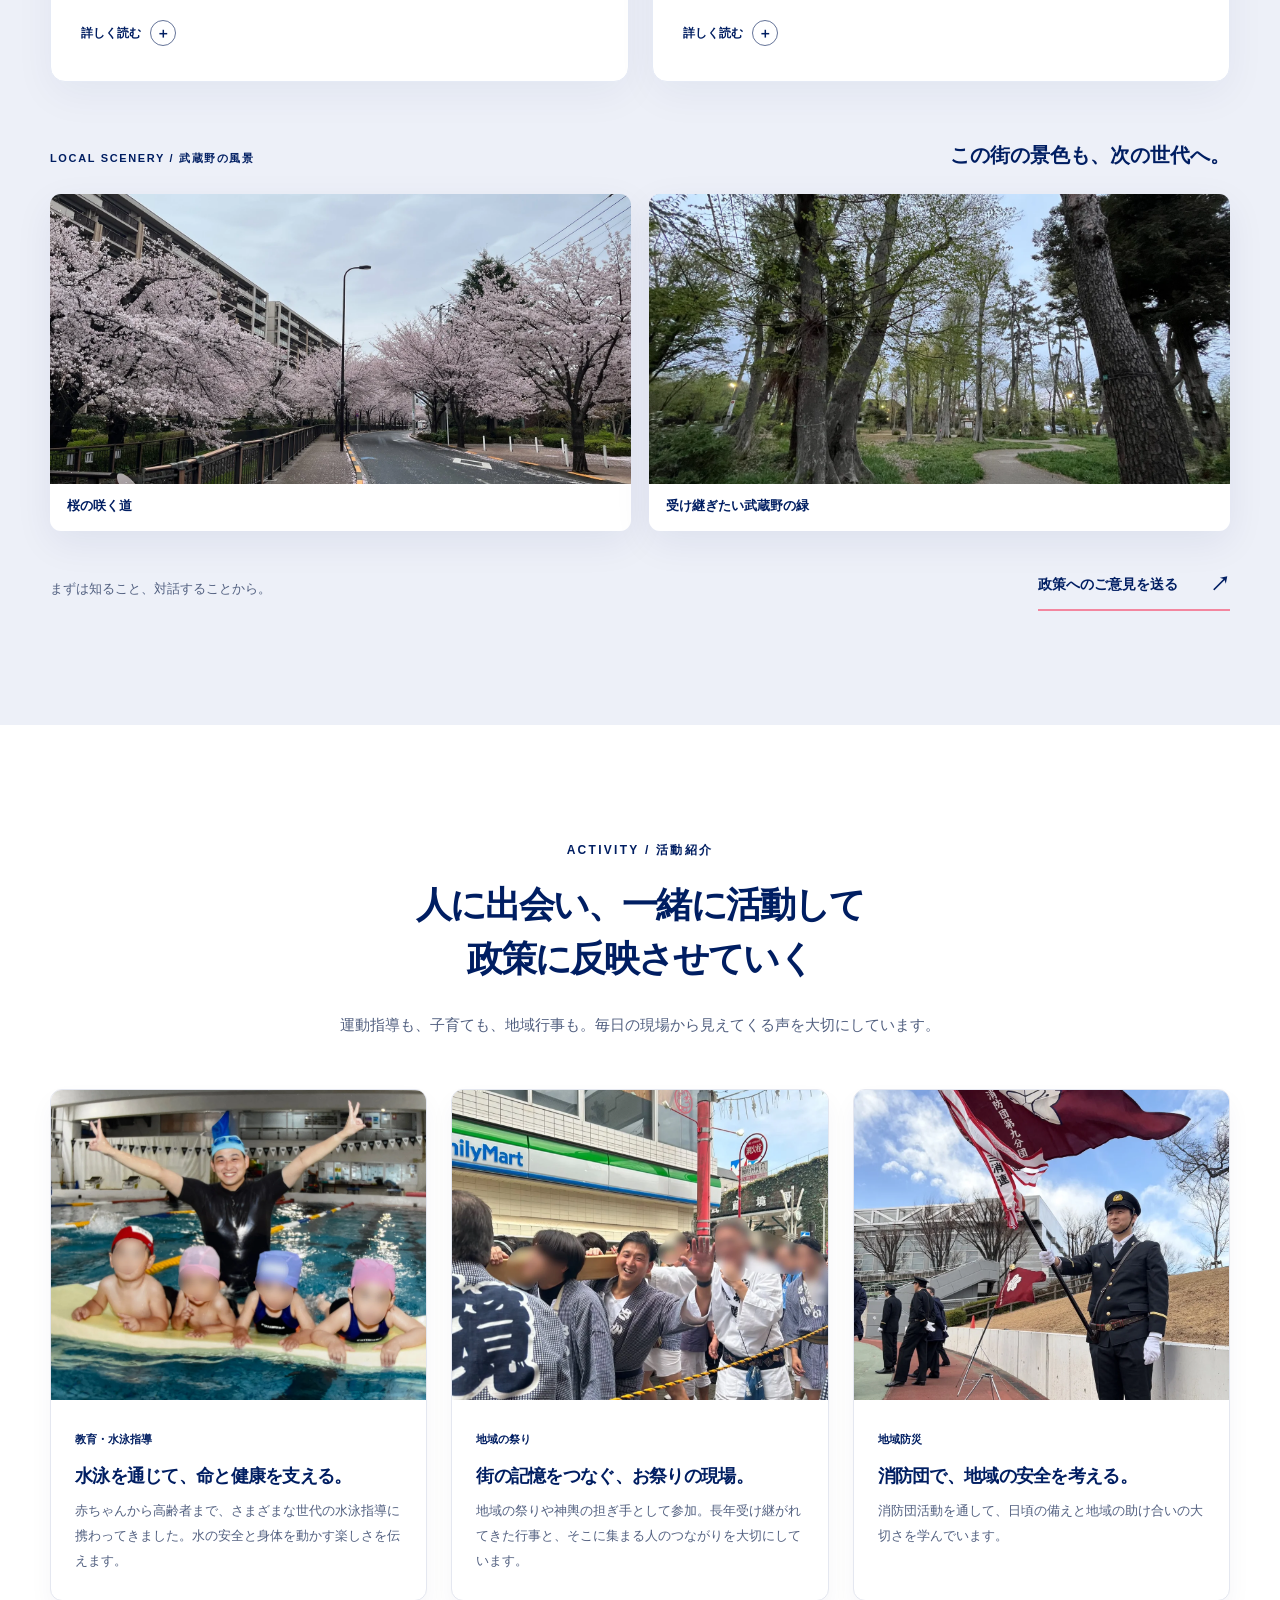
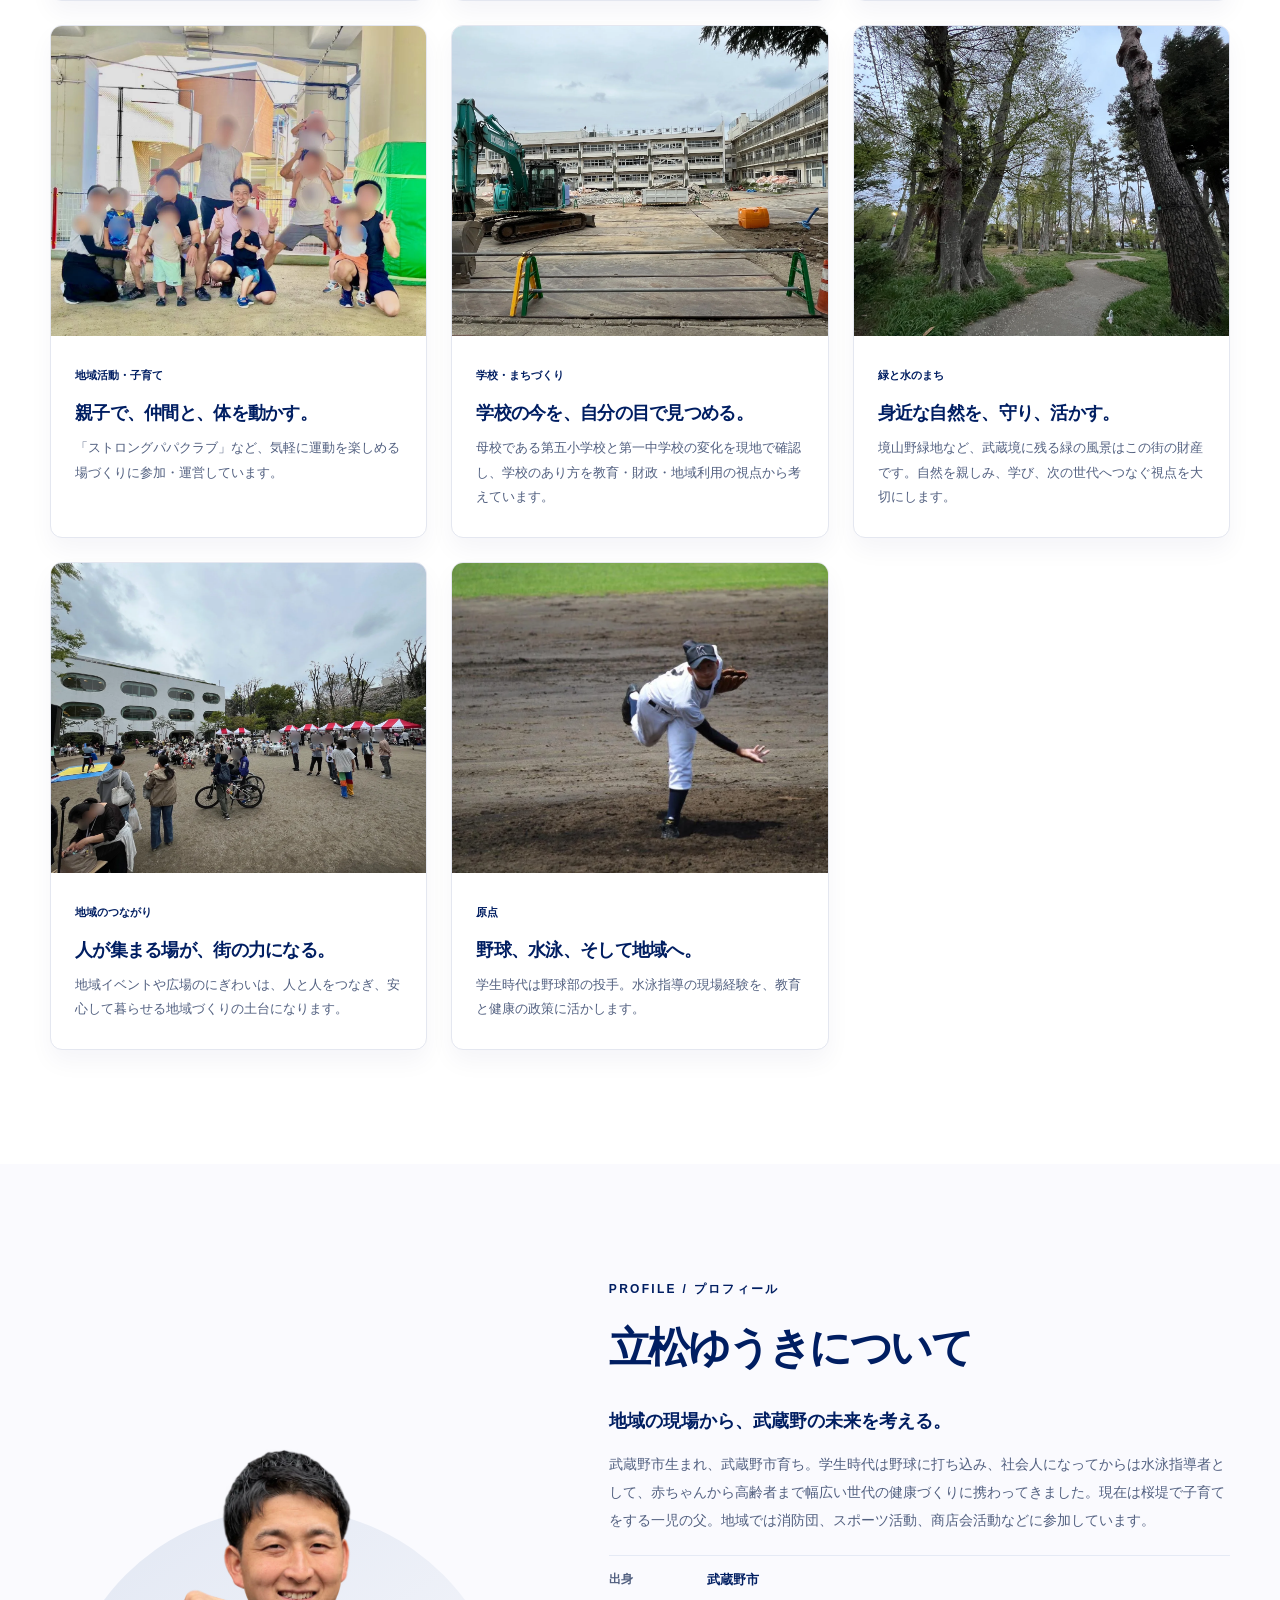
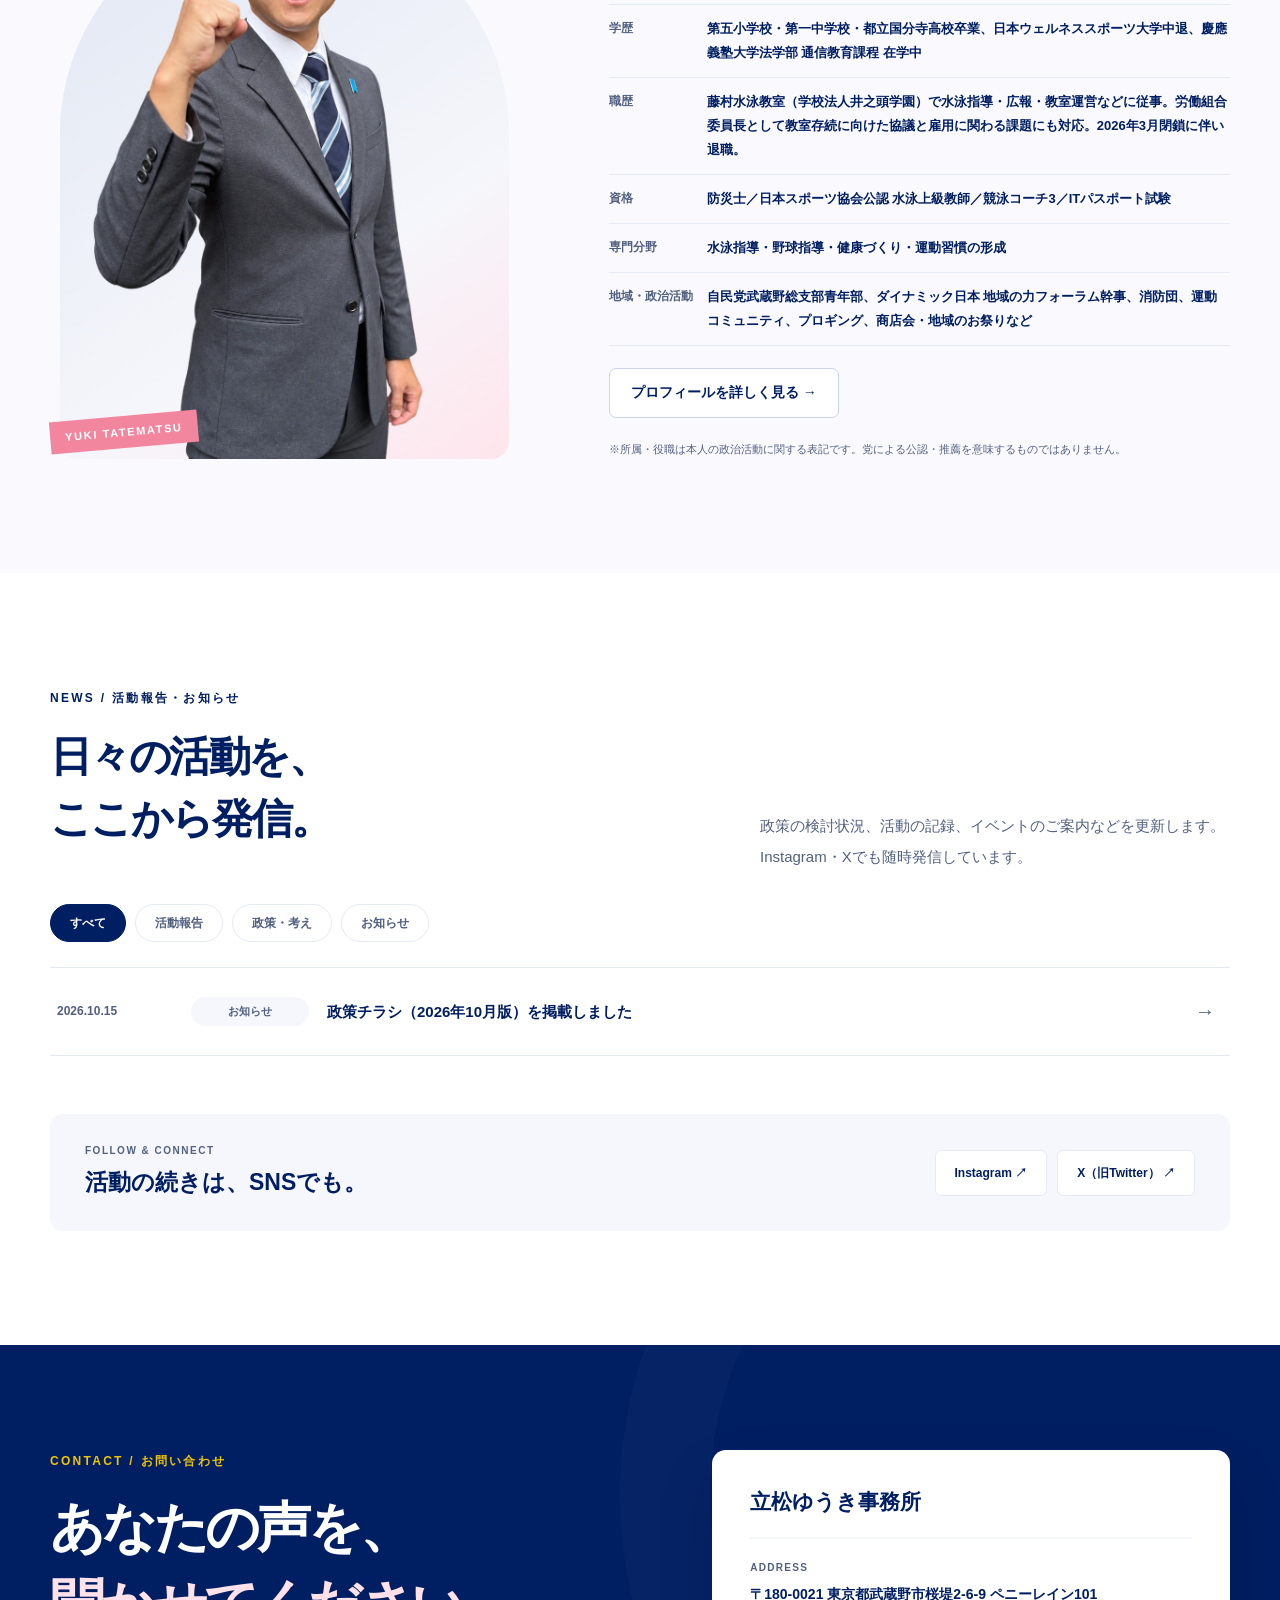
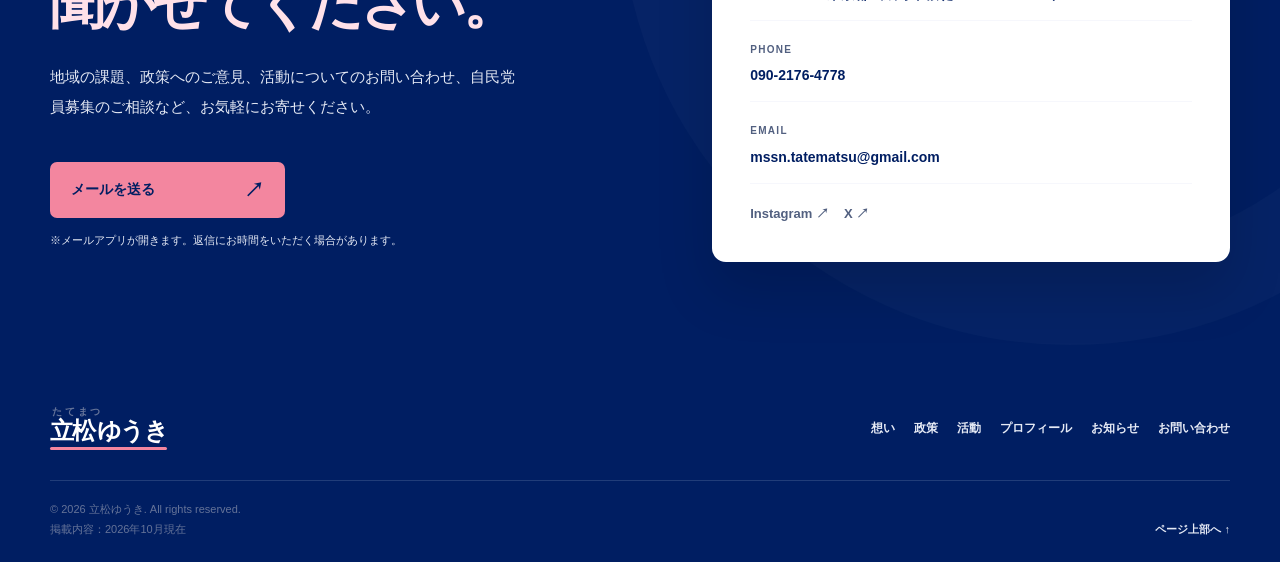
<file: %E7%AB%8B%E6%9D%BE%E3%82%86%E3%81%86%E3%81%8D%E5%85%AC%E5%BC%8FHP_GitHub%E5%85%AC%E9%96%8B%E7%94%A8_20261029/index.html>
<!DOCTYPE html>

<html lang="ja">
<head>
<meta charset="utf-8"/>
<meta content="width=device-width, initial-scale=1" name="viewport"/>
<meta content="#001e62" name="theme-color"/>
<meta content="立松ゆうきの政治活動公式サイト。武蔵野で生まれ育ち、桜堤で子育てをする一児の父。政策・プロフィール・地域活動・お知らせをご紹介します。" name="description"/>
<meta content="website" property="og:type"/>
<meta content="立松ゆうき｜元気あふれる武蔵野を、未来につなぐ勇気と責任。" property="og:title"/>
<meta content="武蔵野の豊かさを、次の世代へ。立松ゆうきの政策・活動・プロフィール。" property="og:description"/>
<meta content="ja_JP" property="og:locale"/>
<meta content="assets/og-cover.png" property="og:image"/>
<title>立松ゆうき｜元気あふれる武蔵野を、未来につなぐ勇気と責任。</title>
<link href="assets/favicon.svg" rel="icon" type="image/svg+xml"/>
<link href="assets/style.css" rel="stylesheet"/>
<script defer="" src="data/site-content.js"></script>
<script defer="" src="assets/site.js"></script>
</head>
<body>
<a class="skip-link" href="#main">本文へ移動</a>
<header class="site-header" id="top">
<div class="header-inner container">
<a aria-label="立松ゆうき トップへ" class="site-logo" href="#top">
<span class="logo-stack"><span class="logo-caption">たてまつ</span><span class="logo-name">立松<span>ゆうき</span></span></span>
</a>
<nav aria-label="メインメニュー" class="desktop-nav">
<a href="#message">想い</a><a href="#policies">政策</a><a href="#activities">活動</a><a href="#profile">プロフィール</a><a href="#news">お知らせ</a>
</nav>
<a class="header-contact" href="#contact">お問い合わせ <span aria-hidden="true">↗</span></a>
<button aria-controls="mobile-nav" aria-expanded="false" aria-label="メニューを開く" class="menu-button" id="menu-button" type="button"><span></span><span></span><span></span></button>
</div>
<nav aria-label="スマートフォンメニュー" class="mobile-nav" hidden="" id="mobile-nav">
<a href="#message">私の想い</a><a href="#policies">政策</a><a href="#activities">活動紹介</a><a href="#profile">プロフィール</a><a href="#news">活動報告・お知らせ</a><a href="#contact">お問い合わせ</a>
</nav>
</header>
<main id="main">
<section aria-labelledby="hero-title" class="hero">
<div class="hero-grid container">
<div class="hero-copy">
<div class="hero-affiliation" id="affiliation">自由民主党 武蔵野総支部 青年部</div>
<div class="hero-kicker"><span class="kicker-bar"></span><span id="hero-eyebrow">武蔵野生まれ、武蔵野育ち。</span></div>
<h1 id="hero-title"><span id="hero-line1">元気あふれる武蔵野を、</span><span id="hero-line2">未来につなぐ勇気と責任。</span></h1>
<div class="hero-highlight" hidden="" id="hero-highlight"></div>
<p class="hero-lead" id="hero-description">桜堤で子育てをする一児の父として。スポーツ指導者として。
地域の現場で感じてきた課題を、未来につながる政策へ。</p>
<div class="hero-actions"><a class="btn btn-primary" href="#policies">4つの政策を見る <span aria-hidden="true">→</span></a><a class="btn btn-light" href="message.html">立松ゆうきの想い <span aria-hidden="true">↗</span></a></div>
<div class="hero-line"><span class="mini-badge"></span> 地域の声から、次の一歩へ。</div>
</div>
<div aria-label="立松ゆうきの写真" class="hero-visual">
<div class="hero-ring"></div><div aria-hidden="true" class="hero-sun"></div>
<span aria-hidden="true" class="hero-vertical">TATEMATSU YUKI</span>
<img alt="笑顔で拳を上げる立松ゆうき" class="hero-portrait" fetchpriority="high" height="1253" id="site-hero-image" src="assets/hero.webp" width="940"/>
<div class="hero-nameplate"><span>武蔵野の未来を考える</span><strong>立松 ゆうき</strong></div>
</div>
</div>
<div aria-hidden="true" class="hero-bottom"><span>MUSASHINO / TOKYO</span><span class="hero-bottom-line"></span><span>SCROLL TO EXPLORE ↓</span></div>
</section>
<section aria-label="大切にしていること" class="mission-strip">
<div class="container mission-inner"><p><span class="mission-anniversary">来年は武蔵野市制施行80周年</span><strong class="mission-next">この街の未来を切り拓く！</strong></p><a href="#vision">目指す未来を見る <span aria-hidden="true">↗</span></a></div>
</section>
<section aria-labelledby="message-title" class="section message-section" id="message">
<div class="container message-layout">
<div class="message-images">
<div class="photo-frame photo-one"><img alt="立松ゆうきが親子の地域運動活動に参加している集合写真" height="1477" id="site-message-image" loading="lazy" src="assets/family-fitness.webp" width="1108"/></div>
<div class="message-image-caption"><span>地域の現場を、<br/>何よりも大切に。</span></div>
<div aria-hidden="true" class="photo-accent">LOCAL<br/>ACTION</div>
</div>
<div class="message-copy">
<span class="section-eyebrow" id="intro-eyebrow">MESSAGE / 私の想い</span>
<h2 class="section-heading" id="message-title">生まれ育ったこの素晴らしい街を<br/>次世代に継承していく。</h2>
<div class="message-paragraphs" id="intro-paragraphs"><p>武蔵野市で生まれ育ち、現在は桜堤で子育てをしています。学生時代は野球部の投手として責任を背負い、苦しい場面でも耐え抜くことを学び、水泳指導者として幅広い世代の「心身の健康づくり」に携わってきました。</p><p>政治を志したきっかけは、勤めていた藤村水泳教室の閉鎖でした。厳しさを増す経営環境の中、地域の営みや、長年積み重ねられた街の記憶をどう守り、継承するのかを考えるようになりました。</p><p>施設や事業だけでなく、地域の文化、人々のつながり、市民が参加し、話し合い、支えてきた武蔵野らしい自治のあり方も大切な財産です。</p><p>土屋正忠氏の憲法勉強会で地方自治を学び、現在は慶應義塾大学法学部通信教育課程で学んでいます。地域では消防団やスポーツ、プロギング、商店会のお手伝いなど、できることから取り組んでいます。</p></div>
<div class="message-quote" id="intro-quote">武蔵野の豊かさを、次の世代にも。</div>
<a class="text-link" href="message.html">「私の想い」を全文読む <span aria-hidden="true">↗</span></a>
</div>
</div>
</section>
<section aria-labelledby="vision-title" class="vision-section" id="vision">
<div class="container vision-content">
<span class="section-eyebrow white">VISION / 目指す武蔵野</span>
<h2 id="vision-title">人がつながり、<br/>豊かさが続く武蔵野へ。</h2>
<p id="vision-description">道路や公共施設だけでなく、健康、学び、文化、地域の担い手も次の世代へ。少子高齢化が進む中でも、誰もが安心して暮らし、挑戦できる「持続可能な地域社会」を目指します。</p>
<div class="vision-keywords" id="vision-keywords"><span>健康を育む</span><span>子どもの成長を支える</span><span>地域の力をつなぐ</span></div>
<div aria-hidden="true" class="vision-watermark">MUSASHINO</div>
</div>
</section>
<section aria-labelledby="policy-title" class="section policy-section" id="policies">
<div class="container">
<div class="section-intro">
<div><span class="section-eyebrow">POLICY / 政策と考え方</span><h2 class="section-heading" id="policy-title">武蔵野の未来を、<br/><em>4つの視点</em>で考える。</h2></div>
<p>現場で感じた疑問や課題から出発し、実現方法や財政面も含めて議論していきます。各項目を開くと、具体的な考え方をご覧いただけます。</p>
</div>
<div class="policy-grid" id="policy-list"><details class="policy-card"><summary><div class="policy-top"><span class="policy-number">01</span><span class="policy-tag">学校・公共施設</span></div><h3>学校は、子供と地域の未来のために。</h3><p class="policy-short">建て替えありきではなく、長寿命化も含めて検証。教育・財政・防災・地域利用を一体で考えます。</p><span class="policy-open">詳しく読む</span></summary><div class="policy-detail"><h4 class="policy-subheading">僕らの学び舎はなくなった。</h4><p>私が学んだ第五小学校と第一中学校。慣れ親しんだ校舎は取り壊され、一中には立派な新校舎が建ちました。</p><p>新しい教育環境が整うことは喜ばしい一方、卒業生として「本当に建て替えるしかなかったのか？」という疑問も残りました。</p><p>武蔵野市は、既存の公共施設を長寿命化しながら、原則60年は使用するという方針を示してきました。しかし、60年という数字だけで改築を判断するのではなく、建物の安全性や教育環境、将来の人口動向、改修・建て替えにかかる費用など、様々な観点から丁寧に検討する必要があると考えます。</p><p>長寿命化や大規模改修という選択肢も含めて比較・検証し、その根拠を市民に分かりやすく示すことが大切です。</p><h4 class="policy-subheading">学校は、地域の未来を支える大切な拠点。</h4><p>学校は、単に勉強をするための施設ではありません。</p><p>子供たちが仲間と出会い、学び、成長する場所であると同時に、防災やスポーツ、地域交流の拠点でもあります。</p><p>今後の第二中学校・第六中学校などのあり方についても、子供の学びを第一に、教育環境、財政、防災、地域利用まで見据えて考えていきたいと思います。</p><p>勉強、部活動、学校行事、多様な仲間との出会い。子供たちが豊かな青春時代を過ごすことのできる学校を、次の世代へつないでいきます。</p><h4>取り組みたいこと</h4><ul><li>学校改築の判断根拠を明確にする</li><li>長寿命化・改修・建て替えを比較する</li><li>子供の学びと地域利用を両立する</li></ul></div></details><details class="policy-card"><summary><div class="policy-top"><span class="policy-number">02</span><span class="policy-tag">健康・防災</span></div><h3>運動習慣が、健康と防災、地域の力になる。</h3><p class="policy-short">体力測定と運動習慣、防災・地域のつながり、援農を結びつけ、健康な地域づくりを考えます。</p><span class="policy-open">詳しく読む</span></summary><div class="policy-detail"><h4 class="policy-subheading">運動する人が増えれば、街はもっと元気になる。</h4><p>2年前、仕事と子育てに追われる中、久しぶりにランニングをしようとした私は、自分の体力低下に愕然としました。</p><p>それから運動コミュニティに参加し、仲間と一緒に身体を動かす楽しさを再発見しました。今では自ら運動コミュニティを運営し、地域の皆さんと運動習慣づくりに取り組んでいます。</p><p>少子高齢化が進む社会において、医療や介護を支え続けていくためにも、一人ひとりが健康で充実した人生を送るためにも、「健康寿命の延伸」は重要な課題です。</p><p>健康診断による病気の早期発見に加え、自分の体力を知り、その変化を実感できる「体力測定」の仕組みが必要だと考えています。</p><h4 class="policy-subheading">鍛えた身体は誰のためか。</h4><p>災害時には、自分の身を守るだけでなく、避難したり、重い物を運んだり、周囲の人を助けたりする場面もあります。</p><p>日頃から体力を維持し、身体を動かす習慣をつけることは、こうした非常時への備えにもつながります。</p><p>さらに、地域で一緒に運動することは、顔見知りを増やし、世代を超えた交流を生み出すきっかけにもなります。そうしたつながりは、非常時の助け合いや、日常の孤独・孤立の防止にもつながると考えています。</p><h4 class="policy-subheading">援農の可能性。運動で培った体力を地域のために。</h4><p>武蔵野市でも、相続や後継者不足などを背景に農地の減少が続いています。</p><p>都市の農地は、新鮮な野菜の供給だけでなく、食育や自然体験、市民活動、災害時の防災空間など、多様な役割を担っています。</p><p>この貴重な都市農業を守っていくためには、市・都・国の連携に加え、地域の人々が農業を支える仕組みも必要だと考えています。</p><p>そこで私が注目しているのが「援農」です。</p><p>農家の方々が必要とする作業と、市民の参加意欲を丁寧につなぎ、農作業を通じて身体を動かしながら、地域の農業を応援する。</p><p>市民の健康づくりと農業の担い手支援を結びつける、新たな可能性を探っていきたいと考えています。</p><h4 class="policy-subheading">身近な場所から、運動する習慣を。</h4><p>また、うんていや複合運動器具などの設置を推進し、公園や公共施設など身近な場所で、誰もが気軽に身体を動かせる環境を増やしていきたいと考えています。</p><p>運動を通じた健康づくり、地域のつながり、防災への備え、そして都市農業への支援。</p><p>これらを結びつけ、心身ともに元気な市民が支え合う武蔵野を目指します。</p><h4>取り組みたいこと</h4><ul><li>市民の体力測定の機会を拡充</li><li>運動と防災の連携</li><li>健康づくりと援農の連携</li><li>運動できる公共空間の充実</li></ul></div></details><details class="policy-card"><summary><div class="policy-top"><span class="policy-number">03</span><span class="policy-tag">子ども・教育</span></div><h3>子どもたちに、生身の体験を。</h3><p class="policy-short">ICTとともに、運動・自然・水泳・集団生活など、五感を使って学ぶ機会を大切にします。</p><span class="policy-open">詳しく読む</span></summary><div class="policy-detail"><h4 class="policy-subheading">画面の中だけでは学べないことがある。</h4><p>ICT教育が発展し、子どもたちの学びの可能性は大きく広がっています。</p><p>一方で、仲間と身体を動かし、自然に触れ、時には失敗や困難を乗り越える「生身の体験」も、子どもたちの成長には欠かせません。</p><p>運動の楽しさ、仲間と協力する喜び、自分の力で何かを成し遂げた達成感。</p><p>私はスポーツ指導者として、こうした体験を通じて子どもたちが成長する姿を数多く見てきました。</p><p>デジタル技術を活用した教育とともに、身体教育や自然体験、集団生活など、五感を使って学ぶ機会を大切にしたいと考えています。</p><h4 class="policy-subheading">水泳は、命を守るための教育。</h4><p>長年、水泳指導に携わってきた私にとって、水泳教育には特別な想いがあります。</p><p>水泳は、単に速く泳ぐことを目指すスポーツではありません。水の怖さを知り、水に慣れ、自分の命を守る力を身につける大切な学びです。</p><p>学校施設の老朽化や維持管理費、人材確保などの課題がある中でも、子どもたちの水泳教育を継続できる環境を守らなければなりません。</p><p>私は、必ずしも一校に一面のプールを設けることにはこだわりません。</p><p>民間施設の活用や拠点校への屋内温水プール整備など、水質管理、安全性、指導体制、財政負担を総合的に検討し、持続可能な水泳教育の仕組みを考えていきます。</p><h4 class="policy-subheading">自然体験と集団生活を、もっと豊かに。</h4><p>武蔵野市には、ジャンボリーやセカンドスクールなど、子どもたちが自然の中で学び、仲間と生活する教育活動があります。</p><p>こうした機会を大切にしながら、さらに充実させていきたいと考えています。</p><p>親元を離れ、仲間と寝食を共にし、自然の中で挑戦する。普段の教室では得られない経験が、子どもたちの自立心や協調性を育みます。当然、運営する側の負担など課題ももちろんあるために、各方面から丁寧に調整をして参ります。</p><h4 class="policy-subheading">誰もが思い切り身体を動かせる街に。</h4><p>放課後や休日に、子供たちがスポーツや外遊びに夢中になれる環境が必要です。</p><p>部活動指導員の拡充、中学校の校庭への夜間照明の整備、ボール遊びのできる公園の充実など、学校施設と地域の公共空間をより有効に活用していきたいと考えています。</p><p>公園には大人も使えるうんていや複合遊具など、全身を使って遊べる設備を増やしていきたい。</p><p>もちろん、安全性のリスクヘッジと近隣住民の生活環境や安全性への配慮も欠かせません。</p><p>失敗を恐れず挑戦し、仲間と笑い、時には悔し涙を流しながら成長できる。</p><p>そんな「生身の体験」にあふれた武蔵野を目指します。</p><h4>取り組みたいこと</h4><ul><li>民間施設と拠点校の活用も含む水泳教育の持続可能性を検討</li><li>ジャンボリー・セカンドスクールの充実と運営負担への配慮</li><li>部活動指導員と夜間照明など運動環境の検討</li><li>大人も子どもも利用できる遊び場・運動設備の充実</li></ul></div></details><details class="policy-card"><summary><div class="policy-top"><span class="policy-number">04</span><span class="policy-tag">武蔵境・まちづくり</span></div><h3>緑と水と知恵のまち、武蔵境へ。</h3><p class="policy-short">緑と水を守り、大学の知恵と地域の経験をつなぎ、持続可能な地域社会をつくります。</p><span class="policy-open">詳しく読む</span></summary><div class="policy-detail"><h4 class="policy-subheading">豊かな街の、これからを考える。</h4><p>武蔵野市は、先人たちの努力によって、道路、学校、病院、商業施設などが整い、便利で暮らしやすい街へと発展してきました。</p><p>しかし、少子高齢化や地域活動の担い手不足に課題を感じる団体もある中、この豊かな市民生活を、これからも維持していけるのでしょうか。</p><p>私が目指したいのは、単に新しい施設をつくることよりも、</p><p>今ある街の財産を活かし、人と人とのつながりを育み、歴史や文化を次の世代へ引き継いでいくこと。</p><p>「持続可能な地域社会」の形成こそ、これからの武蔵野市に求められるまちづくりだと考えています。</p><h4 class="policy-subheading">武蔵境の宝物。「緑と水」を次の世代へ。</h4><p>武蔵境には、この地域ならではの魅力があります。</p><p>小金井公園や境山野緑地、玉川上水、仙川、そして街の中に残る農地。</p><p>こうした「緑と水」は、私たちの生活に潤いを与えるだけでなく、自然環境の保全、子どもたちの教育、防災など、多くの役割を担っています。</p><p>私は、身近な自然をただ残すだけでなく、市民が親しみ、学び、保全活動にも参加できる環境をつくりたいと考えています。</p><p>地域の自然を知ることは、この街をもっと好きになるきっかけにもなるはずです。</p><h4 class="policy-subheading">大学の「知恵」を、地域の力に。</h4><p>武蔵野地域には、特色ある大学が数多くあります。</p><p>例えば、日本獣医生命科学大学の専門性を活かしたペット防災や自然環境の保護。大学の研究と市民活動を結びつけることで、新しい地域課題の解決方法が見つかるかもしれません。</p><p>子育て、福祉、環境、防災、国際交流など、各大学の得意分野を地域の課題と結びつけていきたいと考えています。</p><p>さらに、武蔵野プレイスなどの公共施設も活用し、学生と市民が共に学び、活動できる機会を広げる。大学の「知恵」と地域の「経験」がつながることで、武蔵境の新しい可能性を生み出したいと考えています。</p><h4 class="policy-subheading">地域のつながりを、次の世代へ。</h4><p>武蔵野市の豊かさを支えてきたものの一つが、市民自らが参加し、話し合い、支え合う地域活動です。</p><p>お祭り、消防団、コミュニティセンター、子育て支援、福祉活動。その一つひとつが、この街の安心と賑わいを支えています。</p><p>一方で、活動の担い手不足や高齢化、運営負担の増大は、地域の営みを継続するうえでの課題と認識しています。</p><p>これまで地域を支えてくださった方々と連携し、若い世代や学生、子育て世代も無理なく参加できる仕組みを考えていきたい。</p><p>そして、高齢者も、障害のある方も、子どもたちも、住み慣れた地域で安心して暮らせるよう、地域の福祉と市民活動のつながりを深めていきたいと考えています。</p><h4 class="policy-subheading">この街の豊かさを、未来へ。</h4><p>「緑と水と知恵のまち、武蔵境。」</p><p>自然と文化、人々のつながり、大学の知恵。</p><p>今ある財産を守り、活かし、必要なところは時代に合わせて変えていく。</p><p>将来の世代に過度な負担を残さず、この街の豊かさを引き継いでいくために、私は地域の皆さんと共に考え、行動して参ります。</p><h4>取り組みたいこと</h4><ul><li>緑と水の保全・活用</li><li>大学と地域の連携強化</li><li>地域活動の担い手支援</li><li>福祉と地域コミュニティの連携</li></ul></div></details></div>
<div aria-label="武蔵野の桜と緑の風景" class="city-scenes">
<div class="city-scenes-head"><span>LOCAL SCENERY / 武蔵野の風景</span><strong>この街の景色も、次の世代へ。</strong></div>
<div class="city-scenes-grid">
<figure><img alt="桜並木が続く武蔵野の春の街路" decoding="async" id="site-city1-image" loading="lazy" src="assets/cherry-street-1.webp"/><figcaption>桜の咲く道</figcaption></figure>
<figure><img alt="木々が並ぶ武蔵野の緑地の風景" decoding="async" id="site-city2-image" loading="lazy" src="assets/green-park.webp"/><figcaption>受け継ぎたい武蔵野の緑</figcaption></figure>
</div>
</div>
<div class="policy-bottom"><span>まずは知ること、対話することから。</span><a class="text-link" href="#contact">政策へのご意見を送る <span aria-hidden="true">↗</span></a></div>
</div>
</section>
<section aria-labelledby="activities-title" class="section activities-section" id="activities">
<div class="container">
<div class="section-intro center"><span class="section-eyebrow">ACTIVITY / 活動紹介</span><h2 class="section-heading" id="activities-title">人に出会い、一緒に活動して<br/>政策に反映させていく</h2><p>運動指導も、子育ても、地域行事も。毎日の現場から見えてくる声を大切にしています。</p></div>
<div class="activities-grid" id="activities-list"><article class="activity-card"><div class="activity-image"><img alt="水泳指導者としてプールで子どもたちと撮影した写真。子どもたちの顔にはぼかしを入れています。" decoding="async" loading="lazy" src="assets/swim-instruction.webp"/></div><div class="activity-body"><span class="activity-tag">教育・水泳指導</span><h3>水泳を通じて、命と健康を支える。</h3><p>赤ちゃんから高齢者まで、さまざまな世代の水泳指導に携わってきました。水の安全と身体を動かす楽しさを伝えます。</p></div></article><article class="activity-card"><div class="activity-image"><img alt="武蔵境駅近くの祭りで神輿を担いでいる様子。周囲の人物の顔にはぼかしを入れています。" decoding="async" loading="lazy" src="assets/festival-mikoshi.webp"/></div><div class="activity-body"><span class="activity-tag">地域の祭り</span><h3>街の記憶をつなぐ、お祭りの現場。</h3><p>地域の祭りや神輿の担ぎ手として参加。長年受け継がれてきた行事と、そこに集まる人のつながりを大切にしています。</p></div></article><article class="activity-card"><div class="activity-image"><img alt="消防団の制服姿で団旗を掲げる立松ゆうき" decoding="async" loading="lazy" src="assets/fire-brigade.webp"/></div><div class="activity-body"><span class="activity-tag">地域防災</span><h3>消防団で、地域の安全を考える。</h3><p>消防団活動を通して、日頃の備えと地域の助け合いの大切さを学んでいます。</p></div></article><article class="activity-card"><div class="activity-image"><img alt="高架下の広場で親子が集まる運動活動の集合写真。参加者の顔はぼかしています。" decoding="async" loading="lazy" src="assets/family-fitness.webp"/></div><div class="activity-body"><span class="activity-tag">地域活動・子育て</span><h3>親子で、仲間と、体を動かす。</h3><p>「ストロングパパクラブ」など、気軽に運動を楽しめる場づくりに参加・運営しています。</p></div></article><article class="activity-card"><div class="activity-image"><img alt="第五小学校の工事の様子" decoding="async" loading="lazy" src="assets/fifth-school.webp"/></div><div class="activity-body"><span class="activity-tag">学校・まちづくり</span><h3>学校の今を、自分の目で見つめる。</h3><p>母校である第五小学校と第一中学校の変化を現地で確認し、学校のあり方を教育・財政・地域利用の視点から考えています。</p></div></article><article class="activity-card"><div class="activity-image"><img alt="木々に囲まれた境山野緑地の風景" decoding="async" loading="lazy" src="assets/green-park.webp"/></div><div class="activity-body"><span class="activity-tag">緑と水のまち</span><h3>身近な自然を、守り、活かす。</h3><p>境山野緑地など、武蔵境に残る緑の風景はこの街の財産です。自然を親しみ、学び、次の世代へつなぐ視点を大切にします。</p></div></article><article class="activity-card"><div class="activity-image"><img alt="地域イベント会場の全景。人物の顔は判別しにくいよう小さく写っています。" decoding="async" loading="lazy" src="assets/community-square.webp"/></div><div class="activity-body"><span class="activity-tag">地域のつながり</span><h3>人が集まる場が、街の力になる。</h3><p>地域イベントや広場のにぎわいは、人と人をつなぎ、安心して暮らせる地域づくりの土台になります。</p></div></article><article class="activity-card"><div class="activity-image"><img alt="野球部時代、マウンドで投球する姿" decoding="async" loading="lazy" src="assets/baseball.webp"/></div><div class="activity-body"><span class="activity-tag">原点</span><h3>野球、水泳、そして地域へ。</h3><p>学生時代は野球部の投手。水泳指導の現場経験を、教育と健康の政策に活かします。</p></div></article></div>
</div>
</section>
<section aria-labelledby="profile-title" class="section profile-section" id="profile">
<div class="container profile-layout">
<div class="profile-visual"><div aria-hidden="true" class="profile-decoration"></div><img alt="立松ゆうきのスーツ姿の写真" height="1253" id="site-portrait-image" loading="lazy" src="assets/portrait.webp" width="940"/><span class="profile-visual-label">YUKI TATEMATSU</span></div>
<div class="profile-main"><span class="section-eyebrow">PROFILE / プロフィール</span><h2 class="section-heading" id="profile-title">立松ゆうきについて</h2><p class="profile-catch" id="profile-catch">地域の現場から、武蔵野の未来を考える。</p><p class="profile-lead" id="profile-lead">武蔵野市生まれ、武蔵野市育ち。学生時代は野球に打ち込み、社会人になってからは水泳指導者として、赤ちゃんから高齢者まで幅広い世代の健康づくりに携わってきました。現在は桜堤で子育てをする一児の父。地域では消防団、スポーツ活動、商店会活動などに参加しています。</p><dl class="profile-facts" id="profile-items"><div><dt>出身</dt><dd>武蔵野市</dd></div><div><dt>学歴</dt><dd>第五小学校・第一中学校・都立国分寺高校卒業、日本ウェルネススポーツ大学中退、慶應義塾大学法学部 通信教育課程 在学中</dd></div><div><dt>職歴</dt><dd>藤村水泳教室（学校法人井之頭学園）で水泳指導・広報・教室運営などに従事。労働組合委員長として教室存続に向けた協議と雇用に関わる課題にも対応。2026年3月閉鎖に伴い退職。</dd></div><div><dt>資格</dt><dd>防災士／日本スポーツ協会公認 水泳上級教師／競泳コーチ3／ITパスポート試験</dd></div><div><dt>専門分野</dt><dd>水泳指導・野球指導・健康づくり・運動習慣の形成</dd></div><div><dt>地域・政治活動</dt><dd>自民党武蔵野総支部青年部、ダイナミック日本 地域の力フォーラム幹事、消防団、運動コミュニティ、プロギング、商店会・地域のお祭りなど</dd></div></dl><p class="profile-more"><a class="btn btn-light" href="profile.html">プロフィールを詳しく見る →</a></p><div class="profile-affiliation-note">※所属・役職は本人の政治活動に関する表記です。党による公認・推薦を意味するものではありません。</div></div>
</div>
</section>
<section aria-labelledby="news-title" class="section news-section" id="news">
<div class="container">
<div class="section-intro news-heading"><div><span class="section-eyebrow">NEWS / 活動報告・お知らせ</span><h2 class="section-heading" id="news-title">日々の活動を、<br/>ここから発信。</h2></div><p>政策の検討状況、活動の記録、イベントのご案内などを更新します。Instagram・Xでも随時発信しています。</p></div>
<div aria-label="お知らせの絞り込み" class="news-filter" role="group"><button aria-pressed="true" class="filter-btn active" data-filter="すべて" type="button">すべて</button><button aria-pressed="false" class="filter-btn" data-filter="活動報告" type="button">活動報告</button><button aria-pressed="false" class="filter-btn" data-filter="政策・考え" type="button">政策・考え</button><button aria-pressed="false" class="filter-btn" data-filter="お知らせ" type="button">お知らせ</button></div>
<div aria-live="polite" class="news-list" id="news-list"><details class="offline-news"><summary class="news-item"><time class="news-date">2026.10.15</time><span class="news-tag">お知らせ</span><span class="news-item-title">政策チラシ（2026年10月版）を掲載しました</span><span class="news-arrow">＋</span></summary><div class="offline-news-content"><p>武蔵野への想いと、学校・公共施設、健康・防災、子どもの教育、武蔵境のまちづくりについてまとめました。ぜひご覧ください。</p></div></details></div>
<button class="more-btn" hidden="" id="news-more" type="button">もっと見る ↓</button>
<div class="sns-cta"><div><small>FOLLOW &amp; CONNECT</small><strong>活動の続きは、SNSでも。</strong></div><div class="sns-cta-buttons"><a href="https://www.instagram.com/musashinotatematsu/" id="sns-instagram-main" rel="noopener noreferrer" target="_blank">Instagram ↗</a><a href="https://twitter.com/yukitatematsu" id="sns-x-main" rel="noopener noreferrer" target="_blank">X（旧Twitter） ↗</a></div></div>
</div>
</section>
<section aria-labelledby="contact-title" class="contact-section" id="contact">
<div class="container contact-layout">
<div><span class="section-eyebrow white">CONTACT / お問い合わせ</span><h2 id="contact-title">あなたの声を、<br/><span>聞かせてください。</span></h2><p>地域の課題、政策へのご意見、活動についてのお問い合わせ、自民党員募集のご相談など、お気軽にお寄せください。</p><a class="btn btn-pink" href="mailto:mssn.tatematsu@gmail.com?subject=%E7%AB%8B%E6%9D%BE%E3%82%86%E3%81%86%E3%81%8DHP%E3%81%8B%E3%82%89" id="contact-email-link">メールを送る <span aria-hidden="true">↗</span></a><p class="contact-note">※メールアプリが開きます。返信にお時間をいただく場合があります。</p></div>
<div class="contact-card"><div class="contact-card-title">立松ゆうき事務所</div><div class="contact-item"><span>ADDRESS</span><p id="contact-address">〒180-0021 東京都武蔵野市桜堤2-6-9 ペニーレイン101</p></div><div class="contact-item"><span>PHONE</span><a href="tel:09021764778" id="contact-phone">090-2176-4778</a></div><div class="contact-item"><span>EMAIL</span><a href="mailto:mssn.tatematsu@gmail.com" id="contact-email">mssn.tatematsu@gmail.com</a></div><div class="contact-card-bottom"><a href="https://www.instagram.com/musashinotatematsu/" id="contact-instagram" rel="noopener noreferrer" target="_blank">Instagram ↗</a><a href="https://twitter.com/yukitatematsu" id="contact-x" rel="noopener noreferrer" target="_blank">X ↗</a></div></div>
</div>
</section>
</main>
<footer class="site-footer"><div class="container"><div class="footer-top"><a class="site-logo footer-logo" href="#top"><span class="logo-stack"><span class="logo-caption">たてまつ</span><span class="logo-name">立松<span>ゆうき</span></span></span></a><div class="footer-links"><a href="#message">想い</a><a href="#policies">政策</a><a href="#activities">活動</a><a href="#profile">プロフィール</a><a href="#news">お知らせ</a><a href="#contact">お問い合わせ</a></div></div><div class="footer-bottom"><div>© <span id="footer-year">2026</span> 立松ゆうき. All rights reserved.<br/><span class="footer-updated" id="footer-updated">掲載内容：2026年10月現在</span></div><a class="back-to-top" href="#top">ページ上部へ ↑</a></div></div></footer>
<dialog aria-labelledby="dialog-title" class="news-dialog" id="news-dialog"><div class="dialog-head"><span class="section-eyebrow" id="dialog-category"></span><button aria-label="閉じる" id="dialog-close" type="button">✕</button></div><h2 id="dialog-title"></h2><div class="dialog-date" id="dialog-date"></div><div class="dialog-body" id="dialog-body"></div><div id="dialog-link"></div></dialog>
<noscript><div style="padding:2rem;text-align:center;background:#fff0f5;color:#001e62">このサイトの一部の表示にはJavaScriptが必要です。ブラウザのJavaScriptを有効にしてください。</div></noscript>
</body>
</html>
</file>
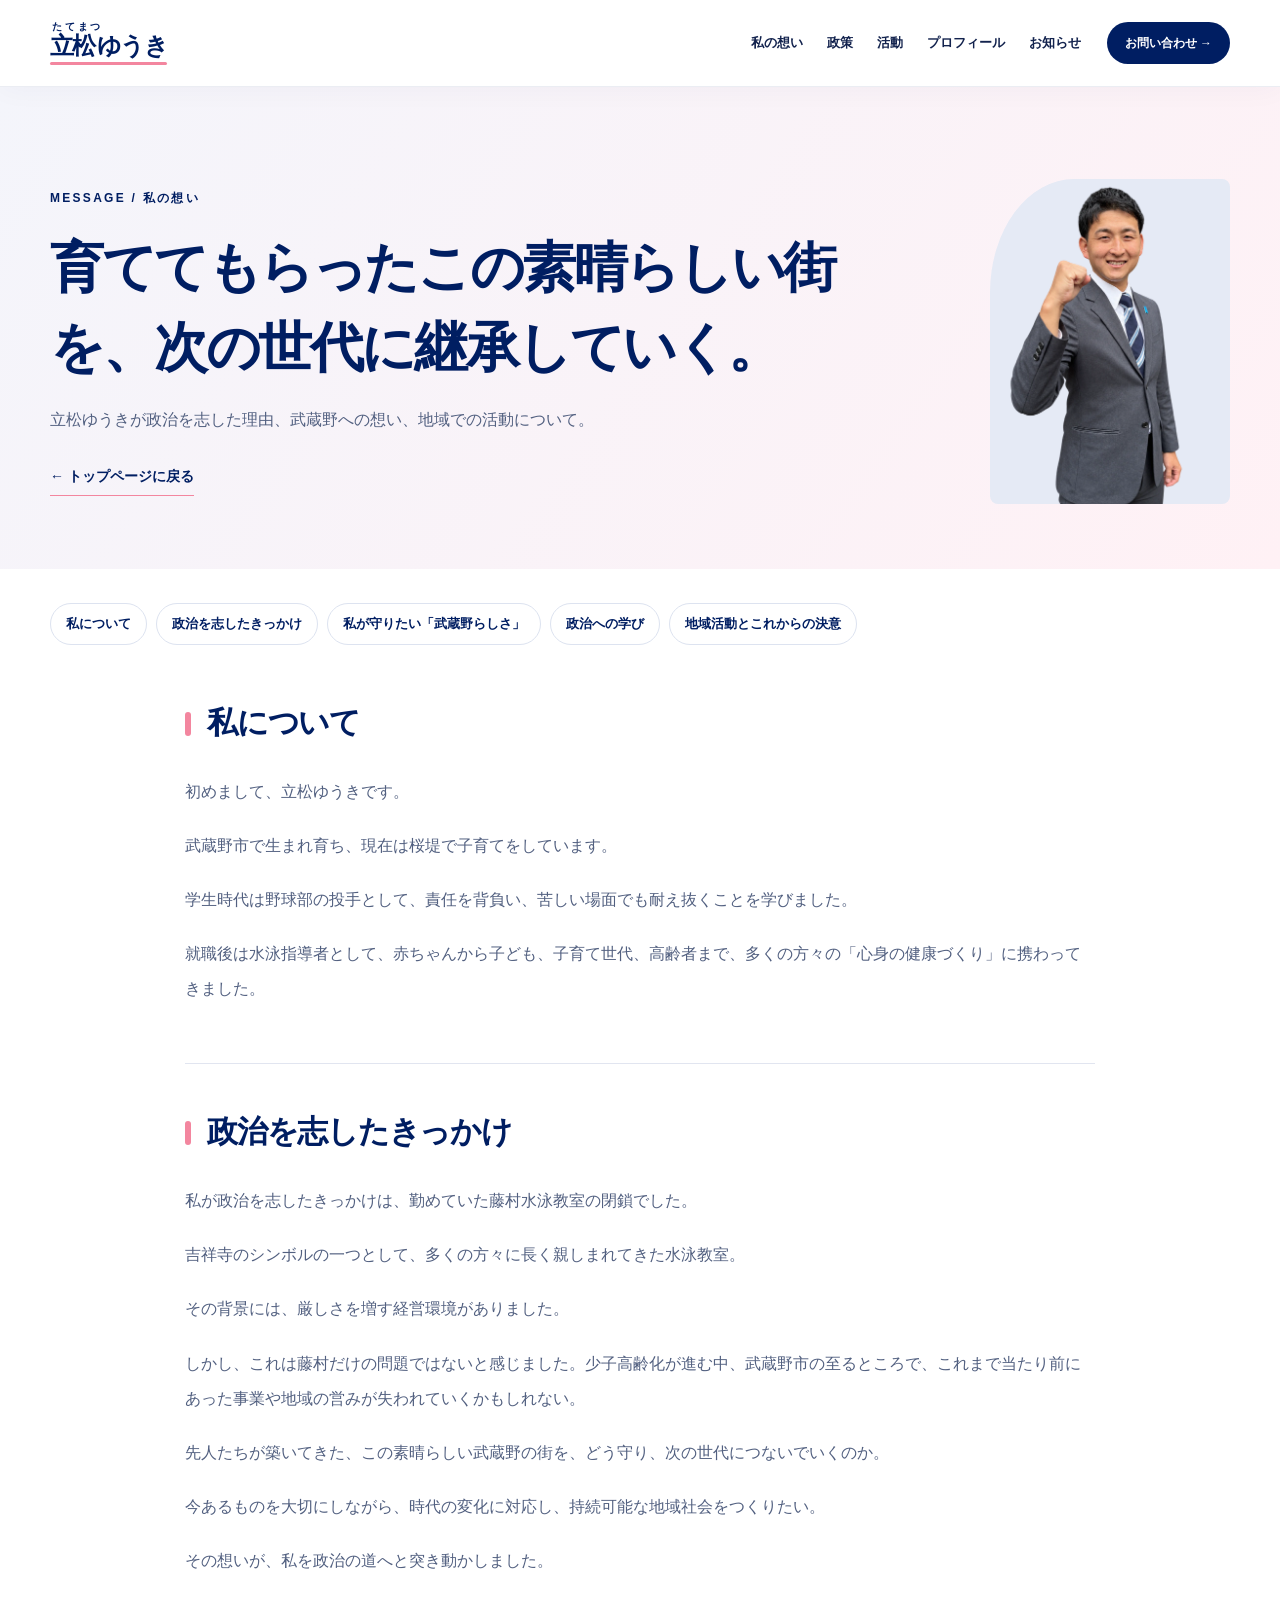
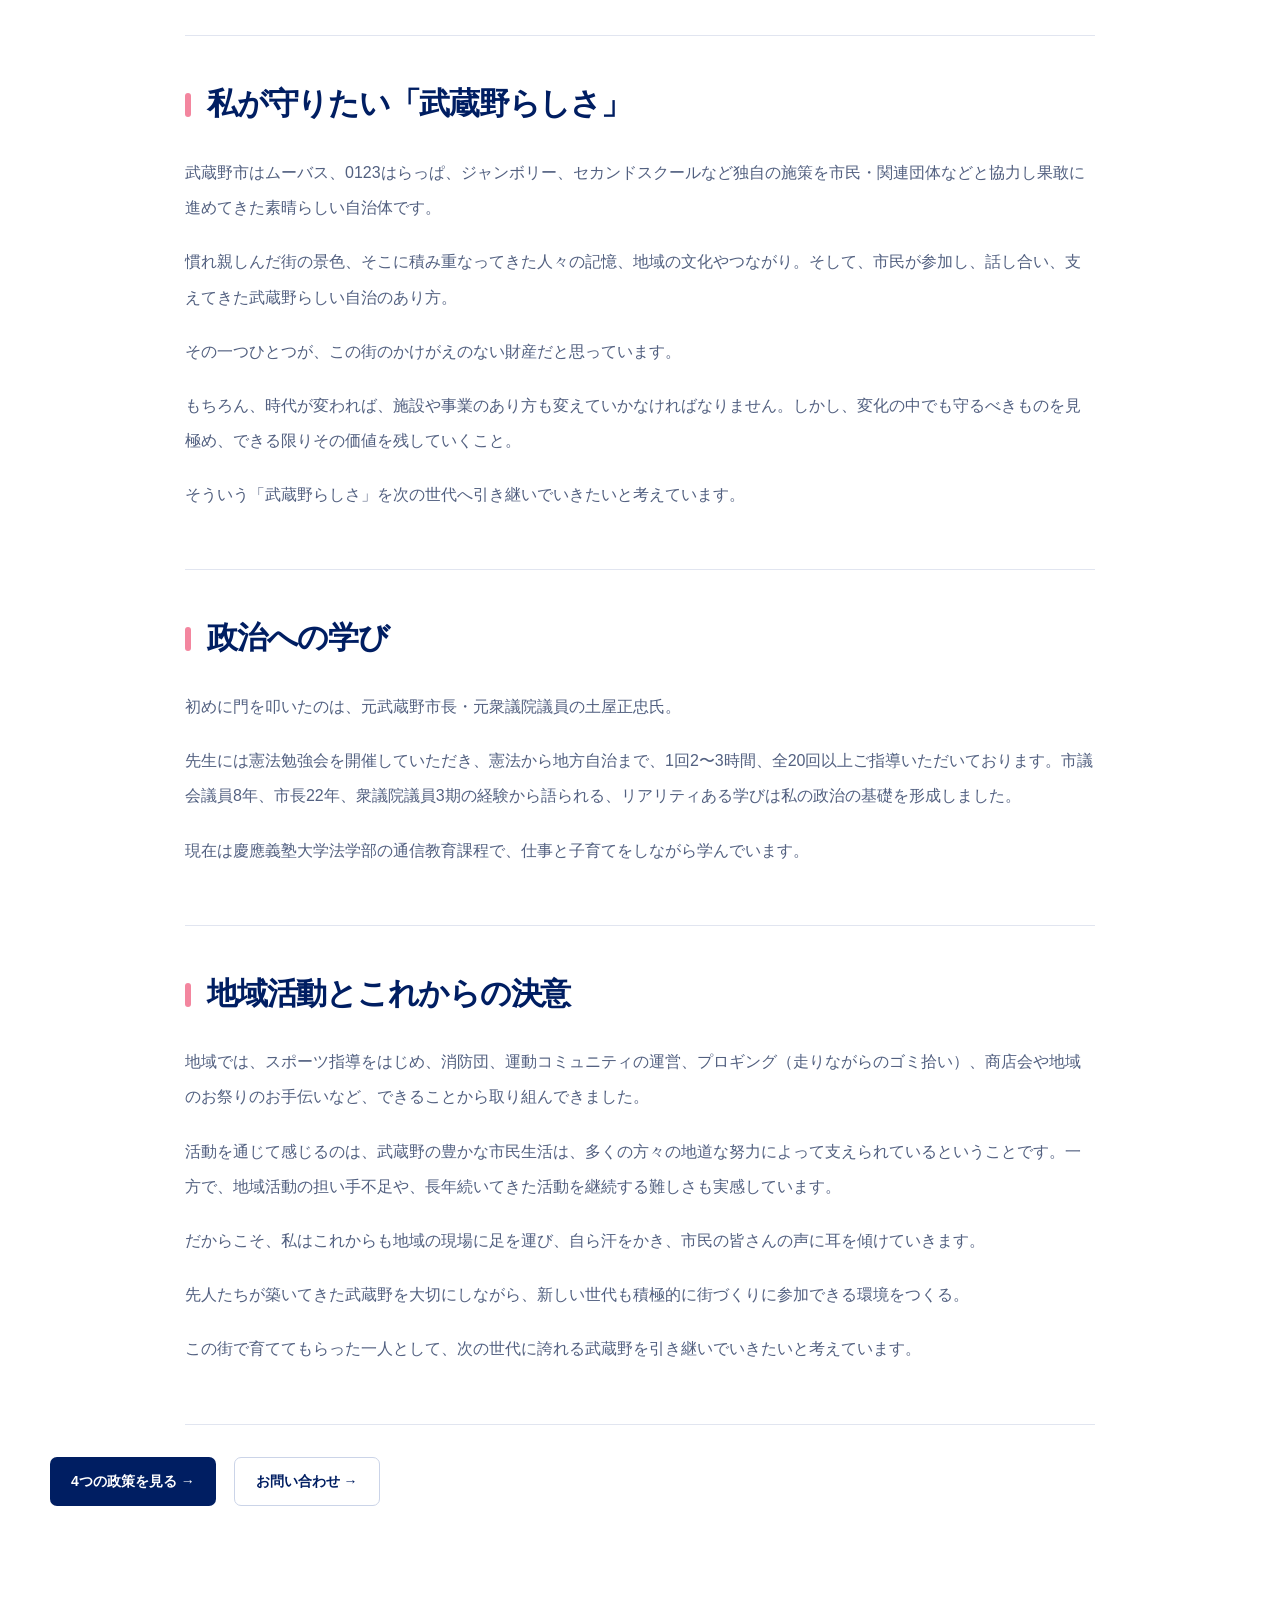
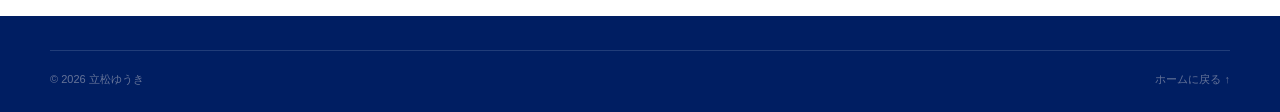
<file: message.html>
<!doctype html>
<html lang="ja"><head>
<meta charset="UTF-8" /><meta name="viewport" content="width=device-width, initial-scale=1" />
<meta name="description" content="立松ゆうきの想い。武蔵野市で育ち、政治を志したきっかけと、次世代へ継承したい地域の価値について。" />
<meta name="theme-color" content="#001e62" /><title>私の想い｜立松ゆうき</title>
<link rel="icon" href="assets/favicon.svg" type="image/svg+xml" />
<link rel="stylesheet" href="assets/style.css" />
<script src="data/site-content.js" defer></script><script src="assets/message.js" defer></script>
</head><body><!-- Google tag (gtag.js) -->
<script async src="https://www.googletagmanager.com/gtag/js?id=G-WK52BDRZ52"></script>
<script>
  window.dataLayer = window.dataLayer || [];
  function gtag(){dataLayer.push(arguments);}
  gtag('js', new Date());
  gtag('config', 'G-WK52BDRZ52');
</script>
<a class="skip-link" href="#main">本文へ移動</a>
<header class="site-header"><div class="header-inner container">
<a class="site-logo" href="index.html" aria-label="立松ゆうき トップへ"><span class="logo-stack"><span class="logo-caption">たてまつ</span><span class="logo-name">立松<span>ゆうき</span></span></span></a>
<nav class="desktop-nav" aria-label="メインメニュー"><a href="index.html#message">私の想い</a><a href="index.html#policies">政策</a><a href="index.html#activities">活動</a><a href="index.html#profile">プロフィール</a><a href="index.html#news">お知らせ</a></nav>
<a href="index.html#contact" class="header-contact">お問い合わせ →</a>
</div></header>
<main id="main"><div class="message-page-hero"><div class="container message-page-header">
<div><span class="section-eyebrow">MESSAGE / 私の想い</span><h1 id="full-message-title">育ててもらったこの素晴らしい街を、次の世代に継承していく。</h1><p>立松ゆうきが政治を志した理由、武蔵野への想い、地域での活動について。</p><a class="message-back" href="index.html#message">← トップページに戻る</a></div>
<div class="message-page-portrait"><img src="assets/portrait.webp" alt="立松ゆうきの写真" /></div>
</div></div><div class="container"><nav id="message-toc" class="message-toc" aria-label="このページの目次"></nav></div>
<div id="full-message-sections" class="container message-article"></div>
<div class="container message-page-end"><a class="btn btn-primary" href="index.html#policies">4つの政策を見る →</a><a class="btn btn-light" href="index.html#contact">お問い合わせ →</a></div>
</main><footer class="site-footer"><div class="container"><div class="footer-bottom"><span>© 2026 立松ゆうき</span><a href="index.html">ホームに戻る ↑</a></div></div></footer>
<noscript><p class="container">本文を見るにはJavaScriptを有効にしてください。</p></noscript>
</body></html>
</file>
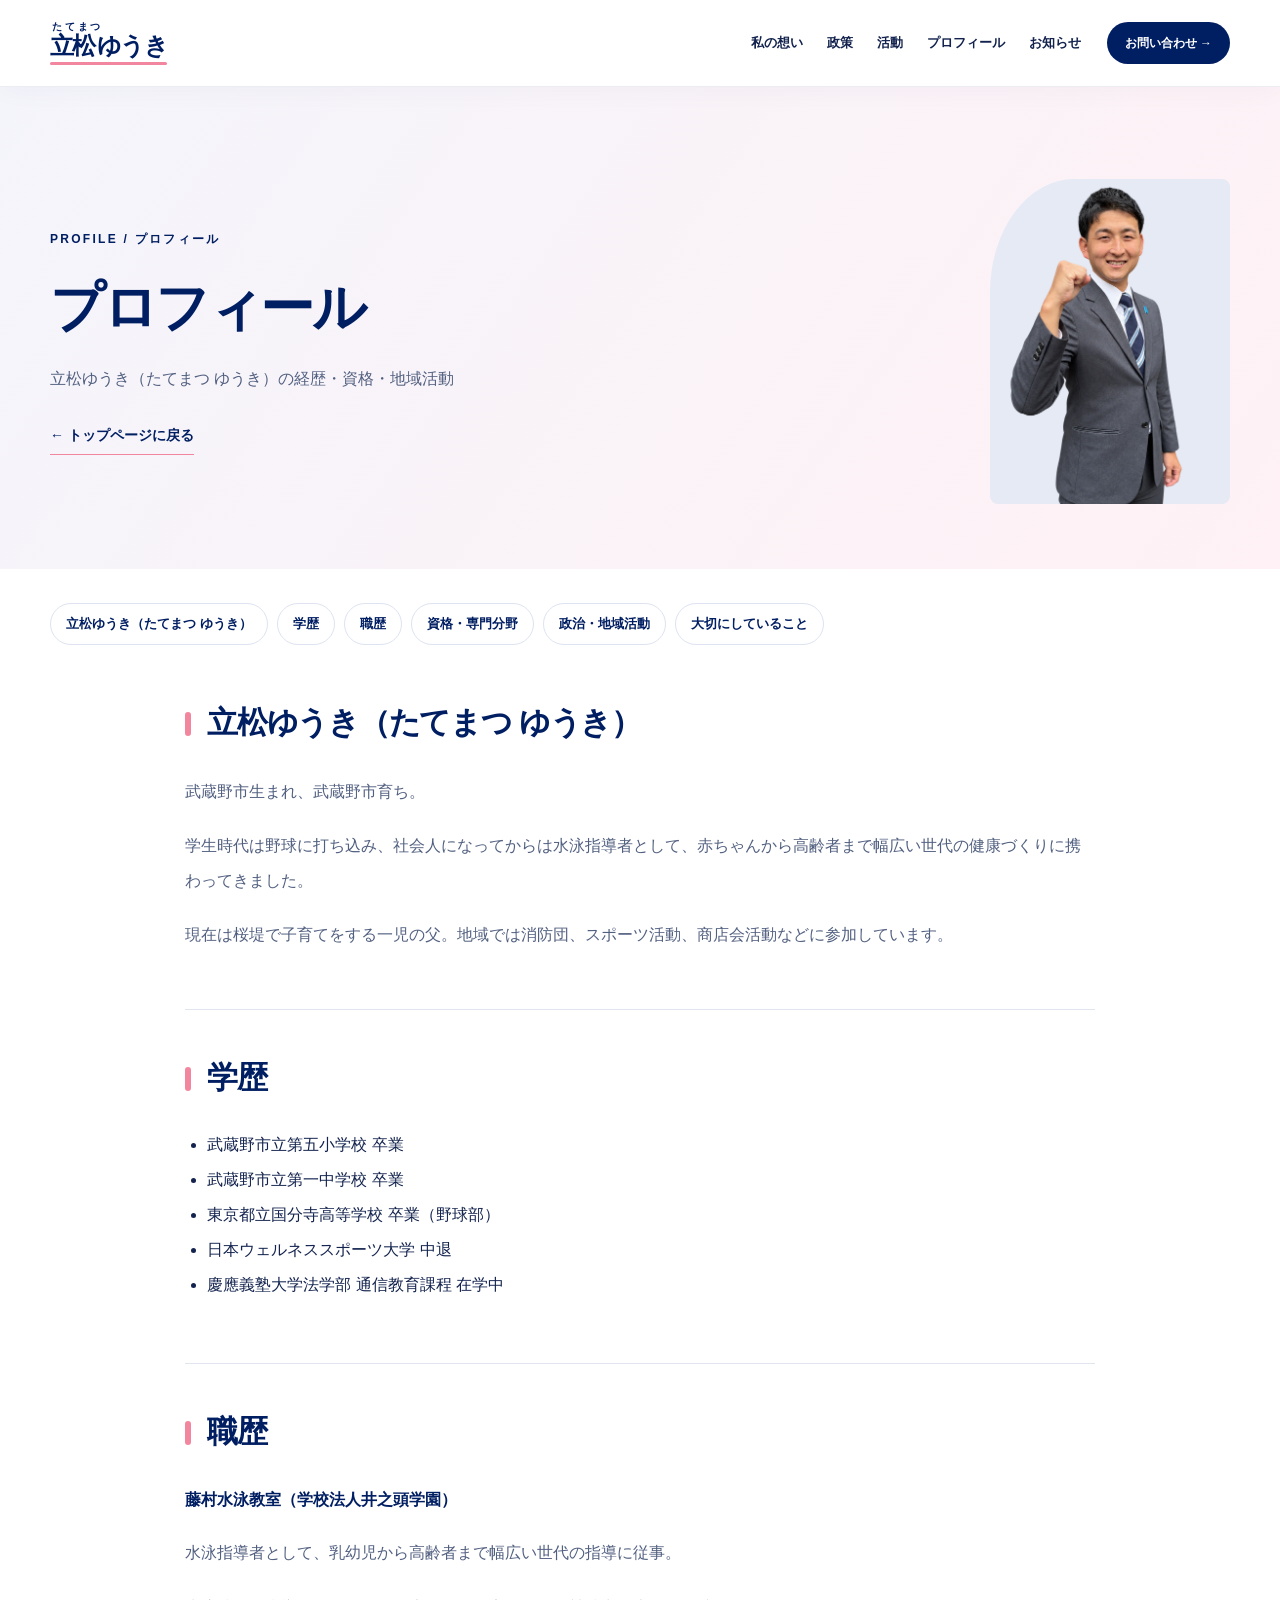
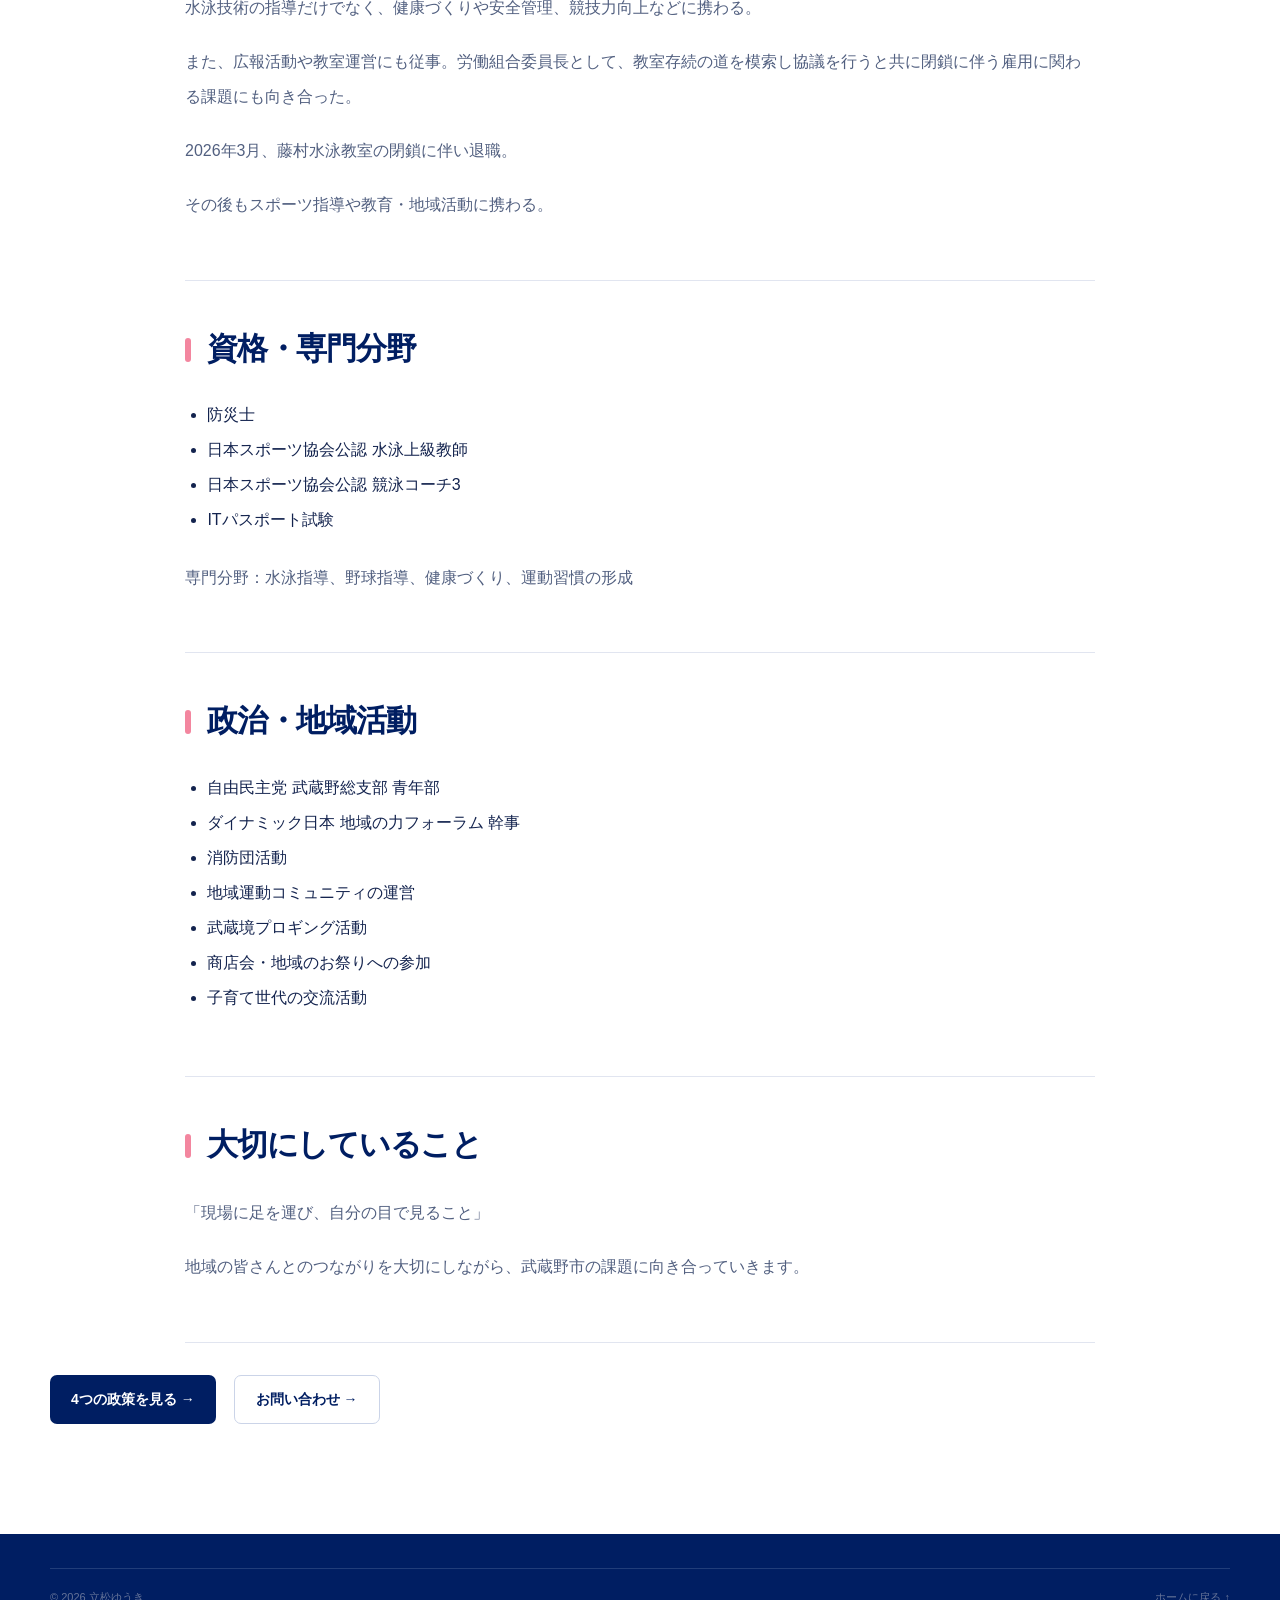
<file: profile.html>
<!doctype html>
<html lang="ja"><head>
<meta charset="UTF-8" /><meta name="viewport" content="width=device-width, initial-scale=1" />
<meta name="description" content="立松ゆうきのプロフィール。学歴、職歴、資格・専門分野、地域活動をご案内します。" />
<meta name="theme-color" content="#001e62" /><title>プロフィール｜立松ゆうき</title>
<link rel="icon" href="assets/favicon.svg" type="image/svg+xml" />
<link rel="stylesheet" href="assets/style.css" />
<script src="assets/profile-detail.js" defer></script>
</head><body><!-- Google tag (gtag.js) -->
<script async src="https://www.googletagmanager.com/gtag/js?id=G-WK52BDRZ52"></script>
<script>
  window.dataLayer = window.dataLayer || [];
  function gtag(){dataLayer.push(arguments);}
  gtag('js', new Date());
  gtag('config', 'G-WK52BDRZ52');
</script>
<a class="skip-link" href="#main">本文へ移動</a>
<header class="site-header"><div class="header-inner container">
<a class="site-logo" href="index.html" aria-label="立松ゆうき トップへ"><span class="logo-stack"><span class="logo-caption">たてまつ</span><span class="logo-name">立松<span>ゆうき</span></span></span></a>
<nav class="desktop-nav" aria-label="メインメニュー"><a href="index.html#message">私の想い</a><a href="index.html#policies">政策</a><a href="index.html#activities">活動</a><a href="profile.html" aria-current="page">プロフィール</a><a href="index.html#news">お知らせ</a></nav>
<a href="index.html#contact" class="header-contact">お問い合わせ →</a>
</div></header>
<main id="main"><div class="message-page-hero"><div class="container message-page-header">
<div><span class="section-eyebrow">PROFILE / プロフィール</span><h1 id="profile-full-title">プロフィール</h1><p id="profile-full-subtitle">経歴・資格・地域活動のご紹介</p><a class="message-back" href="index.html#profile">← トップページに戻る</a></div>
<div class="message-page-portrait"><img src="assets/portrait.webp" alt="立松ゆうきのスーツ姿" /></div>
</div></div><div class="container"><nav id="profile-full-toc" class="message-toc" aria-label="このページの目次"></nav></div>
<div id="profile-full-sections" class="container message-article"></div>
<div class="container message-page-end"><a class="btn btn-primary" href="index.html#policies">4つの政策を見る →</a><a class="btn btn-light" href="index.html#contact">お問い合わせ →</a></div>
</main><footer class="site-footer"><div class="container"><div class="footer-bottom"><span>© 2026 立松ゆうき</span><a href="index.html">ホームに戻る ↑</a></div></div></footer>
<noscript><p class="container">本文を見るにはJavaScriptを有効にしてください。</p></noscript>
</body></html>
</file>
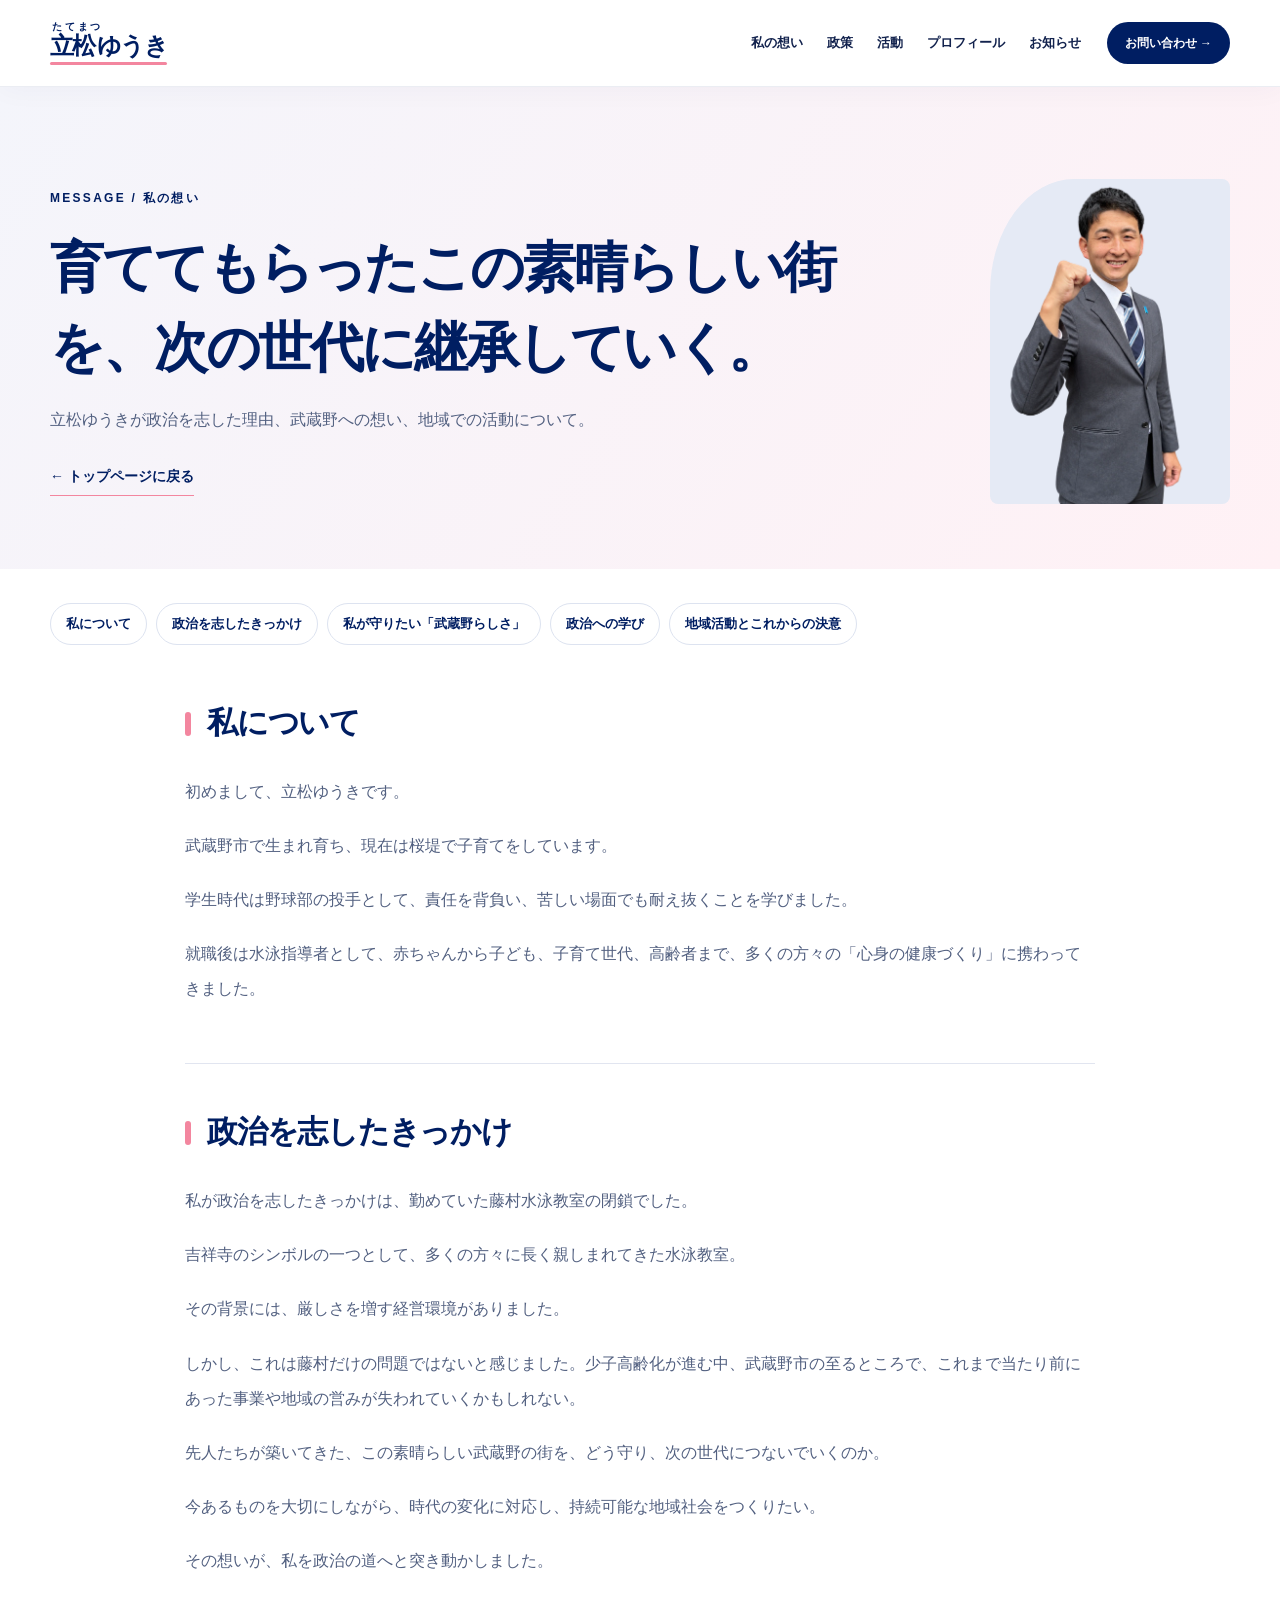
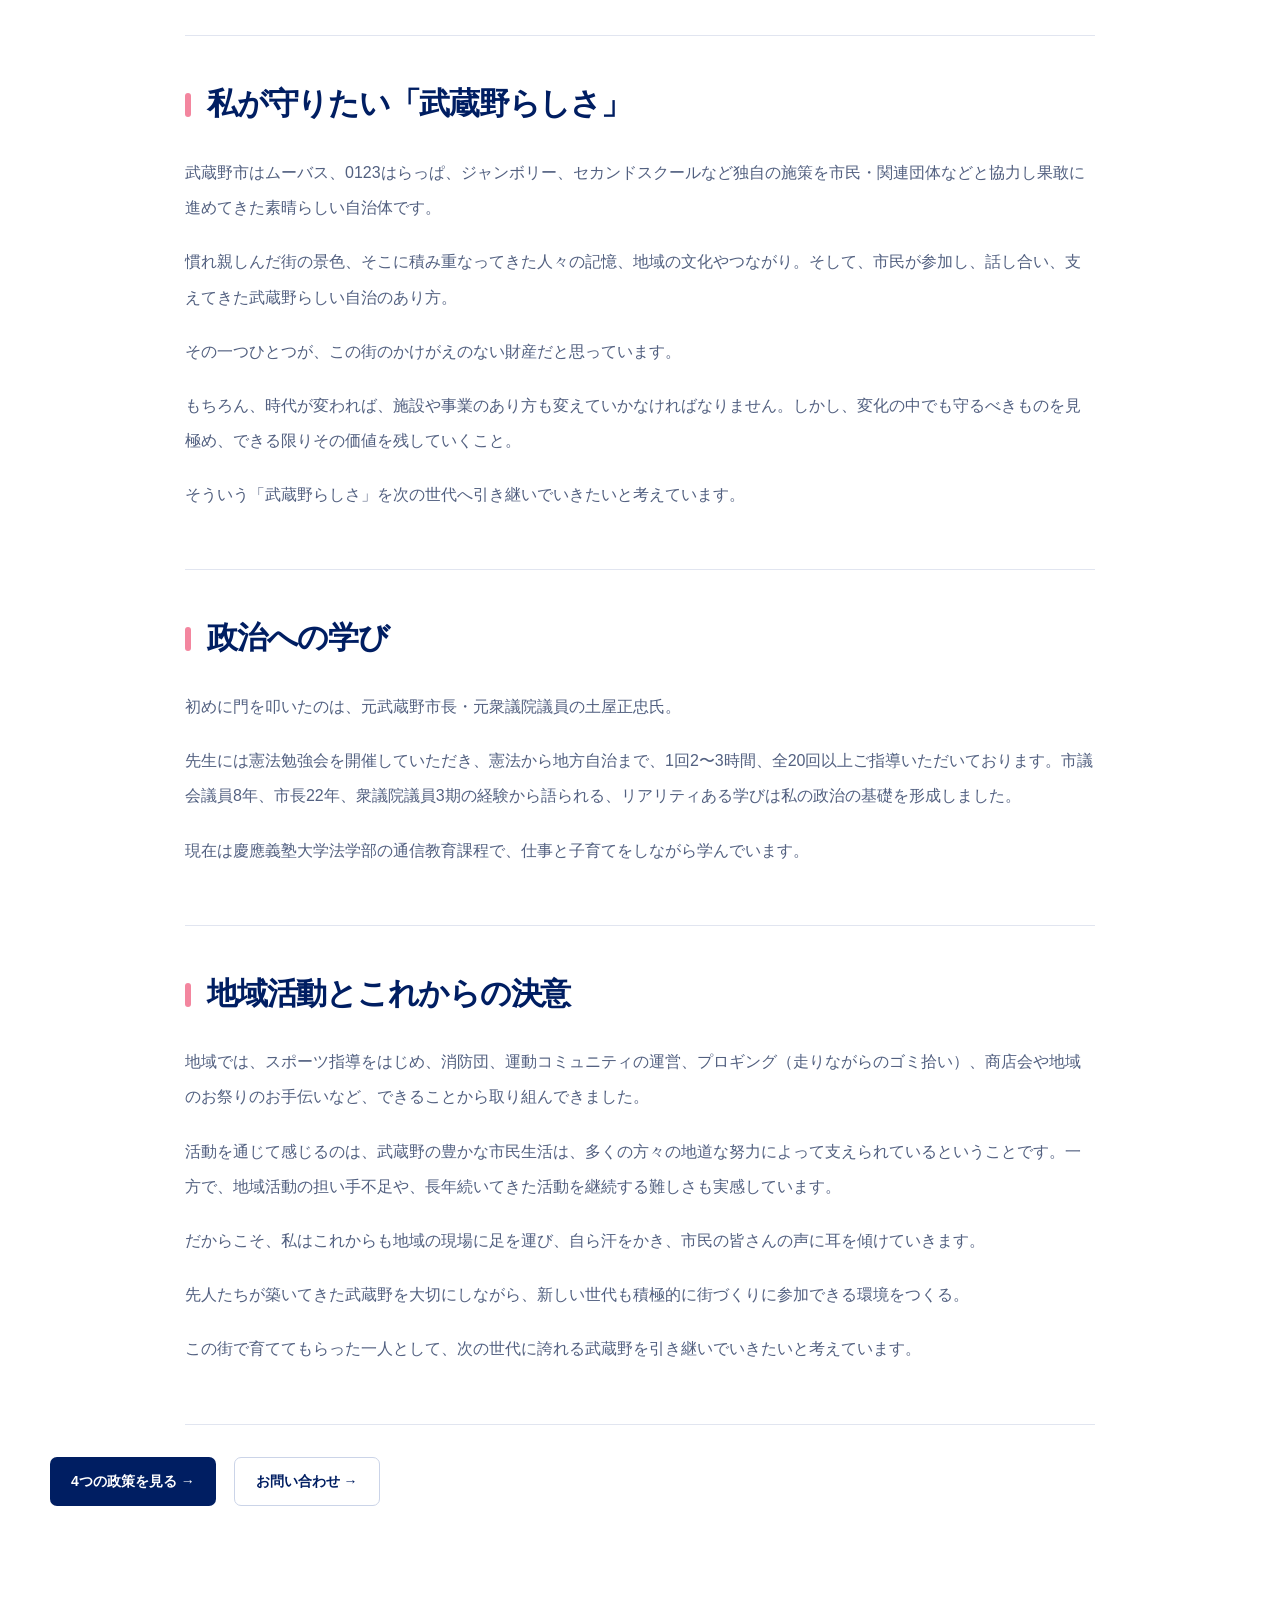
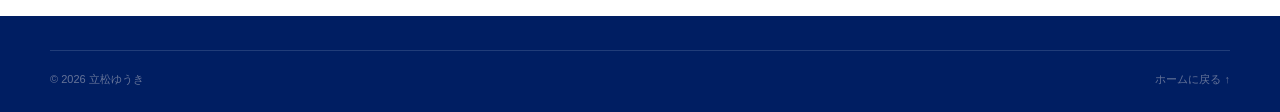
<file: %E7%AB%8B%E6%9D%BE%E3%82%86%E3%81%86%E3%81%8D%E5%85%AC%E5%BC%8FHP_GitHub%E5%85%AC%E9%96%8B%E7%94%A8_20261029/message.html>
<!doctype html>
<html lang="ja"><head>
<meta charset="UTF-8" /><meta name="viewport" content="width=device-width, initial-scale=1" />
<meta name="description" content="立松ゆうきの想い。武蔵野市で育ち、政治を志したきっかけと、次世代へ継承したい地域の価値について。" />
<meta name="theme-color" content="#001e62" /><title>私の想い｜立松ゆうき</title>
<link rel="icon" href="assets/favicon.svg" type="image/svg+xml" />
<link rel="stylesheet" href="assets/style.css" />
<script src="data/site-content.js" defer></script><script src="assets/message.js" defer></script>
</head><body>
<a class="skip-link" href="#main">本文へ移動</a>
<header class="site-header"><div class="header-inner container">
<a class="site-logo" href="index.html" aria-label="立松ゆうき トップへ"><span class="logo-stack"><span class="logo-caption">たてまつ</span><span class="logo-name">立松<span>ゆうき</span></span></span></a>
<nav class="desktop-nav" aria-label="メインメニュー"><a href="index.html#message">私の想い</a><a href="index.html#policies">政策</a><a href="index.html#activities">活動</a><a href="index.html#profile">プロフィール</a><a href="index.html#news">お知らせ</a></nav>
<a href="index.html#contact" class="header-contact">お問い合わせ →</a>
</div></header>
<main id="main"><div class="message-page-hero"><div class="container message-page-header">
<div><span class="section-eyebrow">MESSAGE / 私の想い</span><h1 id="full-message-title">育ててもらったこの素晴らしい街を、次の世代に継承していく。</h1><p>立松ゆうきが政治を志した理由、武蔵野への想い、地域での活動について。</p><a class="message-back" href="index.html#message">← トップページに戻る</a></div>
<div class="message-page-portrait"><img src="assets/portrait.webp" alt="立松ゆうきの写真" /></div>
</div></div><div class="container"><nav id="message-toc" class="message-toc" aria-label="このページの目次"></nav></div>
<div id="full-message-sections" class="container message-article"></div>
<div class="container message-page-end"><a class="btn btn-primary" href="index.html#policies">4つの政策を見る →</a><a class="btn btn-light" href="index.html#contact">お問い合わせ →</a></div>
</main><footer class="site-footer"><div class="container"><div class="footer-bottom"><span>© 2026 立松ゆうき</span><a href="index.html">ホームに戻る ↑</a></div></div></footer>
<noscript><p class="container">本文を見るにはJavaScriptを有効にしてください。</p></noscript>
</body></html>
</file>
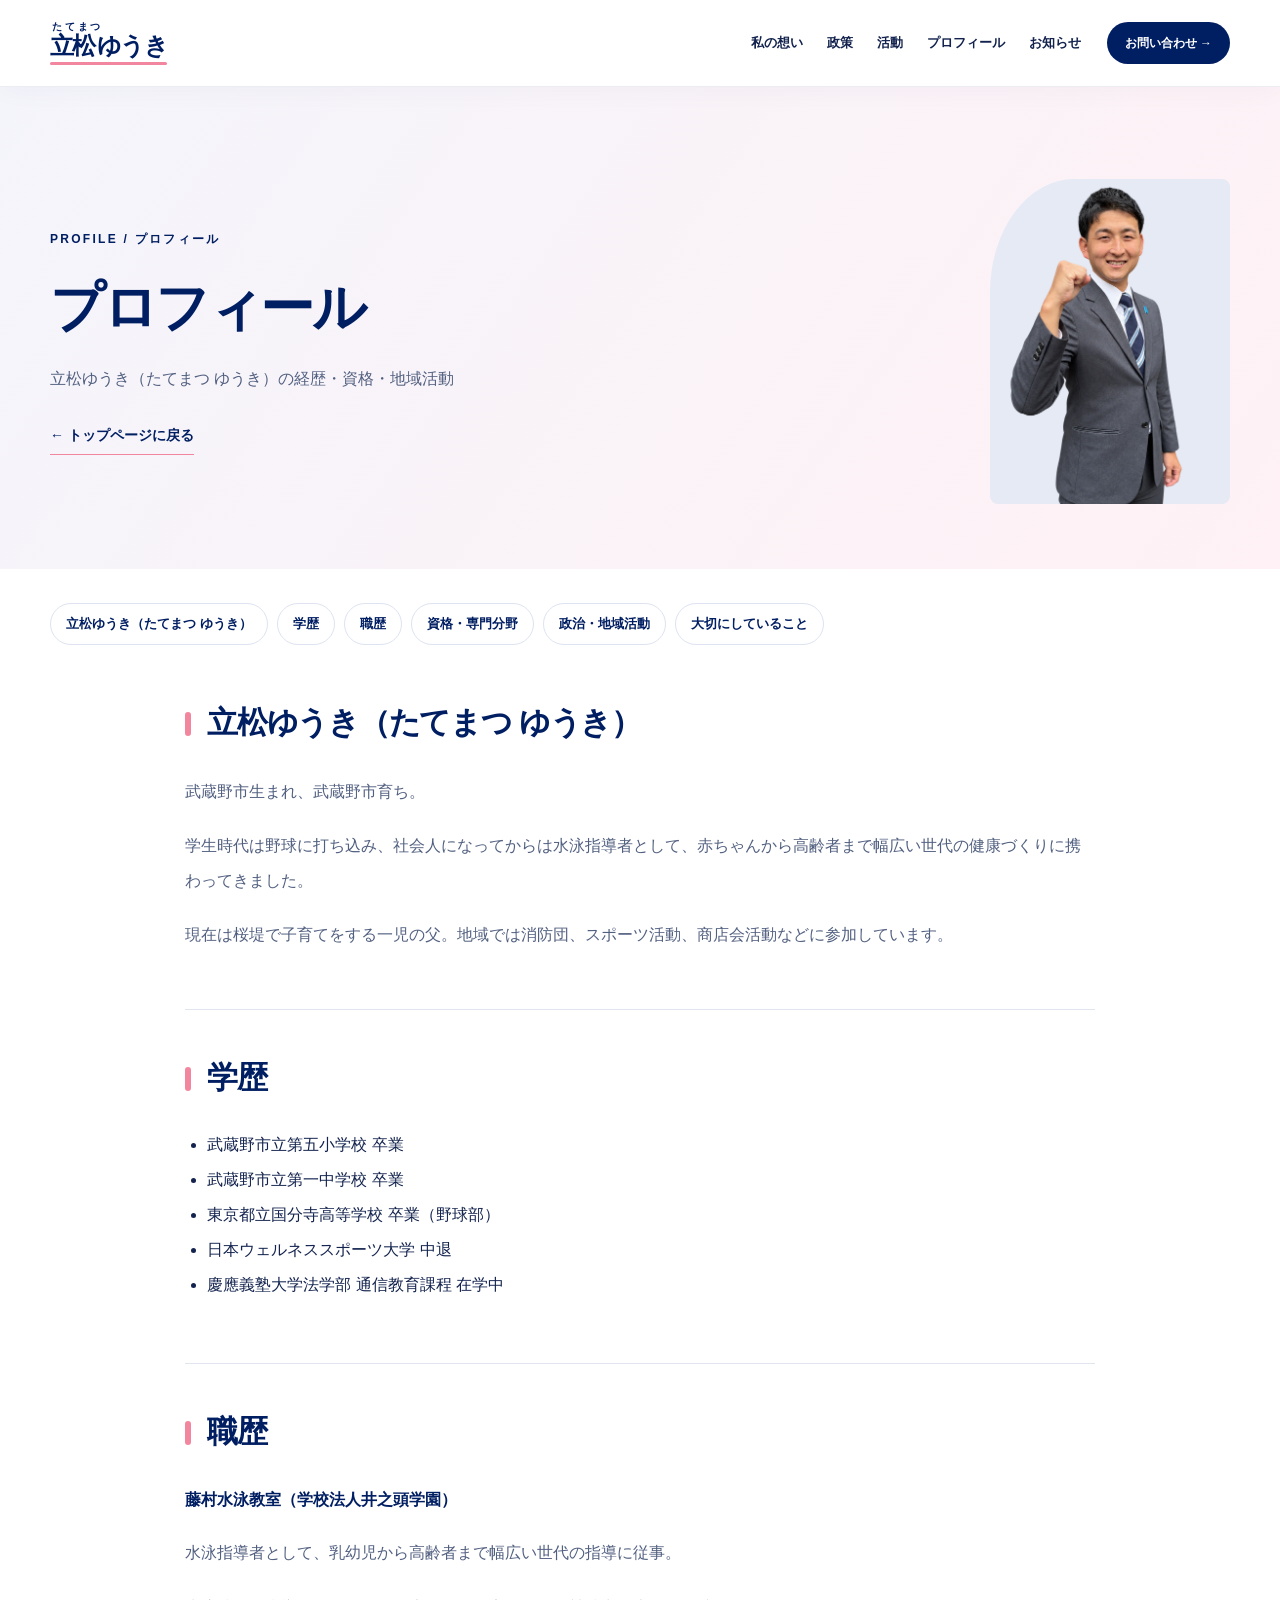
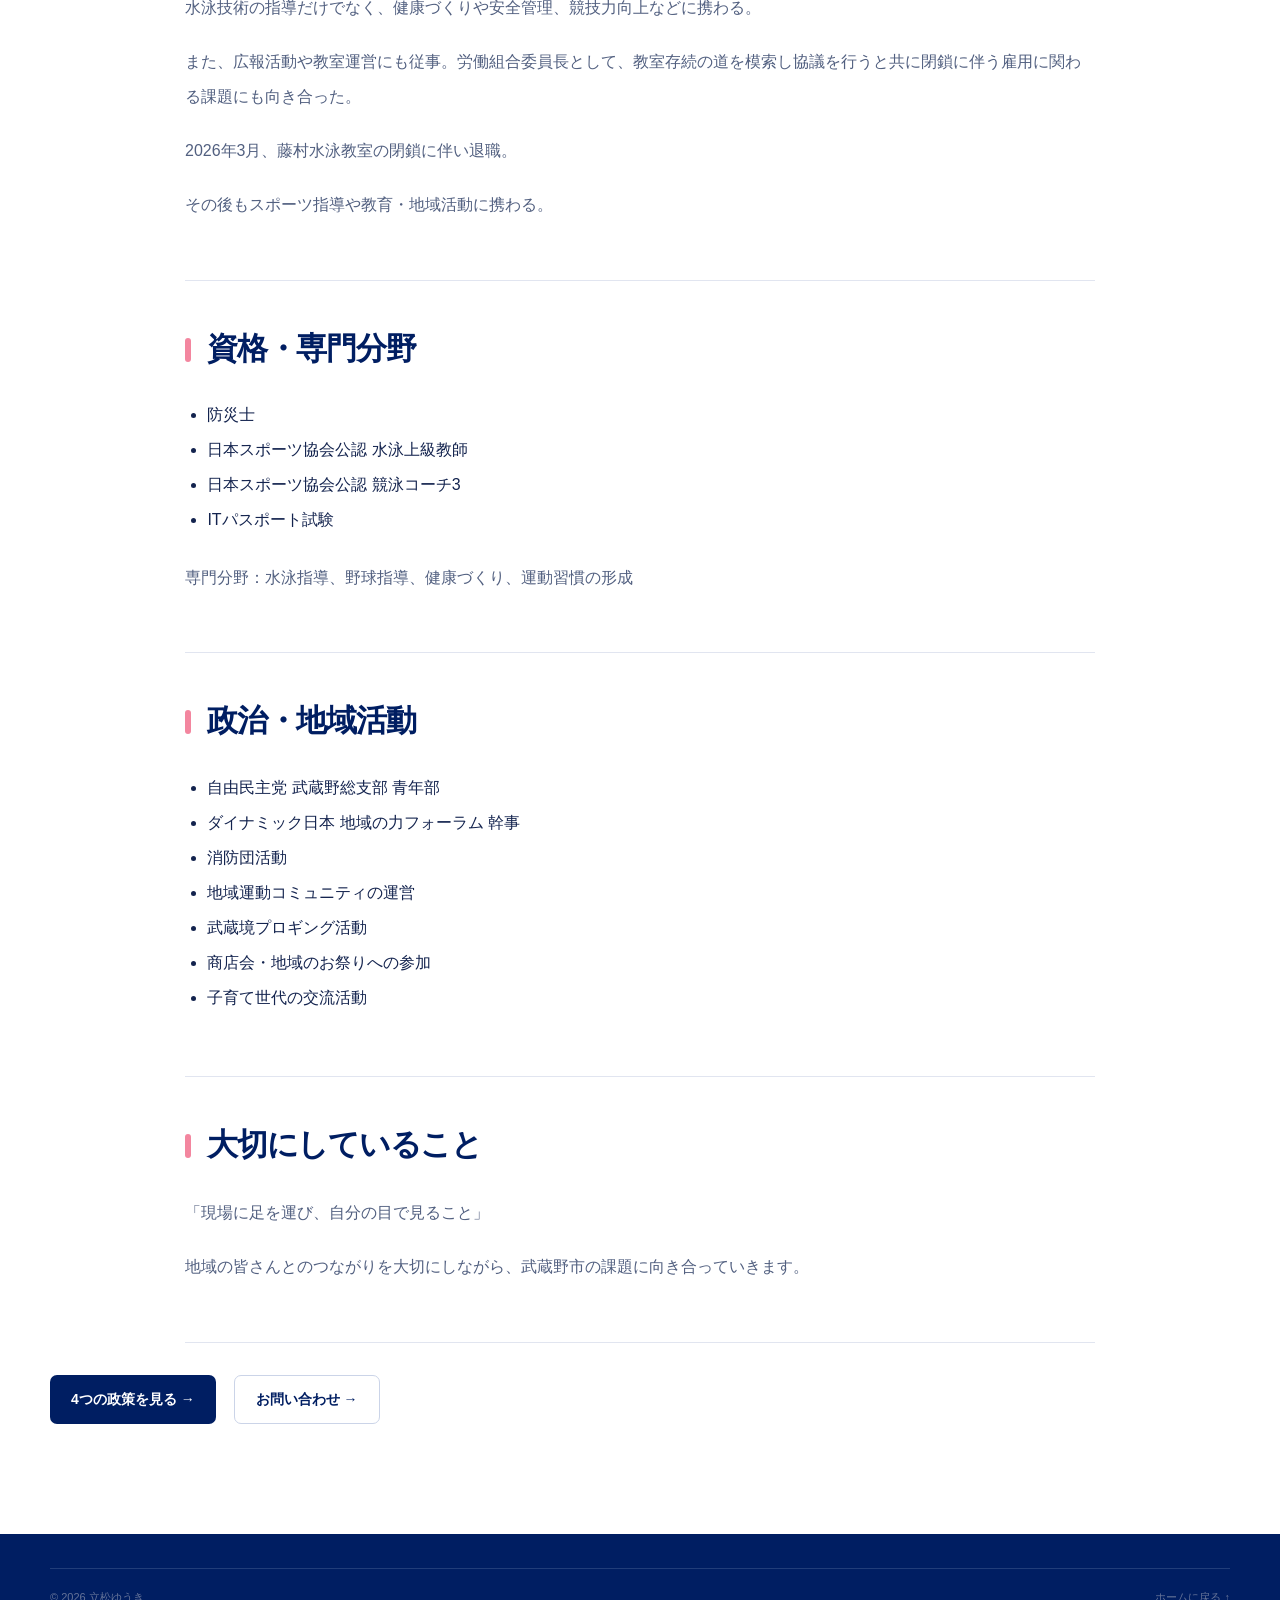
<file: %E7%AB%8B%E6%9D%BE%E3%82%86%E3%81%86%E3%81%8D%E5%85%AC%E5%BC%8FHP_GitHub%E5%85%AC%E9%96%8B%E7%94%A8_20261029/profile.html>
<!doctype html>
<html lang="ja"><head>
<meta charset="UTF-8" /><meta name="viewport" content="width=device-width, initial-scale=1" />
<meta name="description" content="立松ゆうきのプロフィール。学歴、職歴、資格・専門分野、地域活動をご案内します。" />
<meta name="theme-color" content="#001e62" /><title>プロフィール｜立松ゆうき</title>
<link rel="icon" href="assets/favicon.svg" type="image/svg+xml" />
<link rel="stylesheet" href="assets/style.css" />
<script src="assets/profile-detail.js" defer></script>
</head><body>
<a class="skip-link" href="#main">本文へ移動</a>
<header class="site-header"><div class="header-inner container">
<a class="site-logo" href="index.html" aria-label="立松ゆうき トップへ"><span class="logo-stack"><span class="logo-caption">たてまつ</span><span class="logo-name">立松<span>ゆうき</span></span></span></a>
<nav class="desktop-nav" aria-label="メインメニュー"><a href="index.html#message">私の想い</a><a href="index.html#policies">政策</a><a href="index.html#activities">活動</a><a href="profile.html" aria-current="page">プロフィール</a><a href="index.html#news">お知らせ</a></nav>
<a href="index.html#contact" class="header-contact">お問い合わせ →</a>
</div></header>
<main id="main"><div class="message-page-hero"><div class="container message-page-header">
<div><span class="section-eyebrow">PROFILE / プロフィール</span><h1 id="profile-full-title">プロフィール</h1><p id="profile-full-subtitle">経歴・資格・地域活動のご紹介</p><a class="message-back" href="index.html#profile">← トップページに戻る</a></div>
<div class="message-page-portrait"><img src="assets/portrait.webp" alt="立松ゆうきのスーツ姿" /></div>
</div></div><div class="container"><nav id="profile-full-toc" class="message-toc" aria-label="このページの目次"></nav></div>
<div id="profile-full-sections" class="container message-article"></div>
<div class="container message-page-end"><a class="btn btn-primary" href="index.html#policies">4つの政策を見る →</a><a class="btn btn-light" href="index.html#contact">お問い合わせ →</a></div>
</main><footer class="site-footer"><div class="container"><div class="footer-bottom"><span>© 2026 立松ゆうき</span><a href="index.html">ホームに戻る ↑</a></div></div></footer>
<noscript><p class="container">本文を見るにはJavaScriptを有効にしてください。</p></noscript>
</body></html>
</file>
<file: assets/style.css>
:root{--navy:#001e62;--navy-deep:#001747;--blue:#001e62;--pink:#f3869f;--pink-bright:#f3869f;--keio-navy:#001e62;--pastel-crimson:#f3869f;--keio-yellow:#f1c400;--keio-red:#c63527;--yellow-pale:#fff6d5;--pink-pale:#fff1f5;--navy-pale:#edf0f8;--sky:#edf0f8;--sky-2:#f6f7fc;--off:#fafafe;--ink:#13234e;--muted:#526080;--line:#e1e5f0;--shadow:0 22px 65px rgba(0,30,98,.10)}
*{box-sizing:border-box}html{scroll-behavior:smooth;scroll-padding-top:94px}body{margin:0;background:#fff;color:var(--ink);font-family:"Noto Sans CJK JP","Noto Sans JP","Hiragino Kaku Gothic ProN","Yu Gothic",sans-serif;font-size:16px;line-height:1.85;-webkit-font-smoothing:antialiased}img{max-width:100%;display:block}a{color:inherit;text-decoration:none}button{font:inherit}button,a{-webkit-tap-highlight-color:transparent}button:focus-visible,a:focus-visible,summary:focus-visible{outline:3px solid #f3869f;outline-offset:4px}::selection{background:#ffe3eb;color:var(--navy)}.container{width:min(1180px,calc(100% - 64px));margin-inline:auto}.skip-link{position:absolute;z-index:999;top:-60px;left:12px;padding:8px 14px;background:#fff}.skip-link:focus{top:6px}.site-header{position:sticky;top:0;z-index:60;background:rgba(255,255,255,.96);border-bottom:1px solid rgba(0,30,98,.08);box-shadow:0 3px 26px rgba(0,30,98,.035);backdrop-filter:blur(18px)}.header-inner{height:86px;display:flex;align-items:center;gap:26px}.site-logo{display:flex;align-items:center;gap:0;white-space:nowrap}.logo-stack{display:flex;flex-direction:column;line-height:1.16}.logo-caption{font-size:10px;font-weight:800;letter-spacing:.28em;color:var(--blue);margin-left:2px}.logo-name{font-weight:900;font-size:24px;letter-spacing:-.065em;color:var(--navy)}.logo-name span{margin-left:2px;color:#f3869f}.desktop-nav{display:flex;gap:24px;margin-left:auto;font-weight:800;font-size:13px}.desktop-nav a{transition:color .2s;white-space:nowrap}.desktop-nav a:hover,.footer-links a:hover{color:#f3869f}.header-contact{border-radius:100px;padding:10px 18px;color:#fff;background:var(--navy);font-size:12px;font-weight:800;white-space:nowrap}.header-contact span{font-size:17px;margin-left:7px}.menu-button{display:none;border:0;background:transparent;width:44px;height:44px;align-items:center;justify-content:center;flex-direction:column;gap:5px;cursor:pointer;margin-left:auto}.menu-button span{background:var(--navy);width:24px;height:2px;transition:transform .2s}.mobile-nav{display:none}
.hero{background:linear-gradient(125deg,#fff9fb 0%,#f4f5fb 45%,#e9edf8 100%);position:relative;overflow:hidden}.hero::before{content:"";width:650px;height:650px;position:absolute;right:-370px;top:-490px;border-radius:50%;background:rgba(255,255,255,.8)}.hero-grid{display:grid;grid-template-columns:1.15fr .85fr;align-items:stretch;min-height:670px;position:relative}.hero-copy{align-self:center;position:relative;z-index:3;padding:48px 0 68px}.hero-affiliation{font-size:12px;font-weight:800;color:var(--navy);letter-spacing:.08em;padding:8px 16px;background:rgba(255,255,255,.8);border:1px solid #e5eaf5;border-radius:50px;display:inline-flex;margin-bottom:37px}.hero-kicker{display:flex;align-items:center;gap:12px;color:#526080;font-weight:800;letter-spacing:.09em;font-size:15px;margin-bottom:9px}.kicker-bar{display:block;background:var(--pink);width:27px;height:4px;border-radius:4px}.hero h1{font-size:clamp(34px,4vw,58px);font-weight:900;line-height:1.36;letter-spacing:-.075em;color:var(--navy);margin:0}.hero h1 span{display:block;white-space:nowrap}.hero-highlight{color:#f3869f;font-weight:900;font-size:clamp(22px,2.4vw,35px);letter-spacing:-.06em;line-height:1.4;margin-top:5px}.hero-lead{font-weight:600;line-height:2.1;color:#001e62;max-width:555px;margin:25px 0 28px}.hero-actions{display:flex;gap:14px;flex-wrap:wrap}.btn{display:inline-flex;align-items:center;justify-content:space-between;gap:24px;border-radius:7px;padding:14px 21px;font-size:14px;font-weight:900;line-height:1.4;transition:transform .2s,box-shadow .2s}.btn:hover{transform:translateY(-2px);box-shadow:0 12px 25px rgba(0,30,98,.17)}.btn span{font-size:20px}.btn-primary{background:var(--navy);color:white}.btn-light{background:white;color:var(--navy);border:1px solid #cbd4e8}.hero-line{margin-top:29px;color:#435881;font-size:12px;letter-spacing:.11em;font-weight:800}.mini-badge{display:inline-block;width:8px;height:8px;background:#f3869f;border-radius:50%;margin-right:4px}.hero-visual{position:relative;min-height:665px;isolation:isolate}.hero-ring{position:absolute;width:585px;height:585px;bottom:-85px;left:-40px;border-radius:50%;background:linear-gradient(145deg,#dfe5f4,#ffe0e9);border:36px solid rgba(255,255,255,.38);z-index:-2}.hero-sun{position:absolute;right:5%;top:17%;height:98px;width:98px;border-radius:50%;background:#fff1ba;opacity:.75;z-index:-1}.hero-portrait{position:absolute;z-index:1;height:690px;max-width:none;width:auto;object-fit:contain;bottom:-2px;left:50%;transform:translateX(-49%);filter:drop-shadow(9px 16px 15px rgba(0,30,98,.09))}.hero-vertical{position:absolute;right:0;top:20%;writing-mode:vertical-rl;color:#53678d;letter-spacing:.4em;font-size:12px;font-weight:800}.hero-nameplate{position:absolute;right:1%;bottom:45px;z-index:2;background:var(--navy);color:white;padding:14px 21px;transform:rotate(-3deg);box-shadow:7px 8px 0 rgba(243,134,159,.85);display:grid;gap:2px}.hero-nameplate span{font-size:10px;letter-spacing:.13em}.hero-nameplate strong{font-size:25px;line-height:1.35;letter-spacing:.07em}.hero-bottom{position:absolute;bottom:0;left:0;right:0;z-index:4;height:39px;background:var(--navy);color:#e6eaf5;font-size:9px;letter-spacing:.2em;font-weight:700;display:flex;align-items:center;gap:25px;justify-content:center}.hero-bottom-line{width:50%;height:1px;background:#6a779c;max-width:470px}.mission-strip{background:#fff;position:relative;z-index:4;border-bottom:1px solid #e8ebf4}.mission-inner{display:flex;gap:19px;align-items:center;min-height:111px}.mission-inner p{font-size:18px;letter-spacing:-.02em;margin:0}.mission-inner strong{color:var(--navy);font-size:20px}.mission-inner a{margin-left:auto;font-weight:900;font-size:13px;color:var(--blue);white-space:nowrap}.mission-inner a span{margin-left:7px}
.section{padding:114px 0}.section-eyebrow{display:block;font-size:12px;font-weight:900;color:#001e62;letter-spacing:.19em;margin-bottom:17px}.section-eyebrow.white{color:#f1c400}.section-heading{font-size:clamp(29px,3.3vw,45px);color:var(--navy);font-weight:900;letter-spacing:-.06em;line-height:1.48;margin:0 0 25px}.section-heading em{color:#f3869f;font-style:normal}.message-layout{display:grid;grid-template-columns:.91fr 1.09fr;gap:90px;align-items:center}.message-images{min-height:560px;position:relative}.photo-one{position:relative;width:83%;height:540px;margin-top:10px;overflow:hidden;border-radius:130px 8px 8px 8px;box-shadow:var(--shadow);background:#edf1fa}.photo-one img{height:100%;width:100%;object-fit:cover;object-position:center 31%}.message-image-caption{position:absolute;bottom:5px;right:-5%;border-radius:4px 48px 4px 4px;background:white;box-shadow:var(--shadow);padding:20px 28px 20px 24px;display:flex;align-items:center;gap:0;font-size:17px;line-height:1.5;font-weight:900;color:var(--navy)}.photo-accent{position:absolute;top:15px;right:0;color:#e5eaf5;font-size:35px;line-height:1.1;font-weight:900;letter-spacing:.07em;writing-mode:vertical-rl}.message-paragraphs p{color:#526080;line-height:2.05;margin:0 0 17px;font-size:15px}.message-quote{border-left:5px solid var(--pink);padding:7px 0 7px 20px;margin:28px 0;color:var(--navy);font-weight:900;font-size:20px}.text-link{display:inline-flex;align-items:center;gap:32px;color:var(--blue);font-size:14px;font-weight:900;border-bottom:2px solid #f1c400;padding-bottom:6px}.text-link span{font-size:20px}
.vision-section{background:var(--navy);color:white;position:relative;overflow:hidden}.vision-section::before{content:"";width:560px;height:560px;border:1px solid rgba(209,218,239,.23);border-radius:50%;position:absolute;right:-90px;top:-140px;box-shadow:0 0 0 60px rgba(255,255,255,.025),0 0 0 130px rgba(255,255,255,.025)}.vision-content{position:relative;padding-top:88px;padding-bottom:89px}.vision-section h2{font-size:clamp(32px,4.8vw,62px);font-weight:900;letter-spacing:-.07em;line-height:1.4;margin:0 0 22px}.vision-section p{max-width:790px;color:#e5eaf5;font-size:16px;line-height:2.15;position:relative;z-index:1}.vision-keywords{display:flex;flex-wrap:wrap;gap:13px;margin-top:32px;position:relative;z-index:1}.vision-keywords span{border:1px solid rgba(232,237,248,.38);border-radius:100px;padding:9px 22px;color:white;font-size:13px;font-weight:800}.vision-keywords span::before{content:"●";font-size:9px;color:var(--pink);margin-right:10px}.vision-watermark{position:absolute;right:-5px;bottom:-65px;font-size:clamp(60px,10vw,155px);font-weight:900;letter-spacing:-.05em;line-height:1;color:rgba(255,255,255,.038);user-select:none;pointer-events:none}
.policy-section{background:#f5f6fb}.section-intro{display:flex;justify-content:space-between;gap:65px;align-items:end;margin-bottom:48px}.section-intro>div{flex:none}.section-intro p{margin:0 0 3px;color:#526080;line-height:2.05;max-width:470px;font-size:15px}.policy-grid{display:grid;grid-template-columns:repeat(2,minmax(0,1fr));gap:23px}.policy-card{background:white;border:1px solid #e5eaf5;border-radius:15px;overflow:hidden;box-shadow:0 13px 40px rgba(0,30,98,.05);transition:box-shadow .2s}.policy-card:hover{box-shadow:0 17px 48px rgba(0,30,98,.13)}.policy-card summary{list-style:none;cursor:pointer;padding:30px;min-height:270px;position:relative}.policy-card summary::-webkit-details-marker{display:none}.policy-card summary:after{content:"";display:block;position:absolute;inset:0 0 auto;height:5px;background:var(--pink)}.policy-card:nth-child(2) summary:after{background:#001e62}.policy-card:nth-child(3) summary:after{background:#f1c400}.policy-card:nth-child(4) summary:after{background:#f3869f}.policy-top{display:flex;align-items:center;justify-content:space-between}.policy-number{font-size:46px;font-weight:900;line-height:1;letter-spacing:-.07em;color:#e5eaf5}.policy-tag{font-size:11px;border:1px solid #e1e5f0;color:#001e62;background:#f5f6fb;border-radius:100px;padding:4px 11px;font-weight:800}.policy-card h3{font-size:22px;line-height:1.5;letter-spacing:-.05em;margin:16px 0 11px;font-weight:900;color:var(--navy)}.policy-short{font-size:14px;color:#526080;line-height:1.85;margin:0 0 18px}.policy-open{font-weight:800;font-size:12px;color:#001e62;display:inline-flex;align-items:center;gap:9px}.policy-open::after{content:"＋";width:24px;height:24px;border:1px solid #647398;display:grid;place-items:center;border-radius:50%;font-size:14px}.policy-card[open] .policy-open::after{content:"−"}.policy-detail{border-top:1px solid #f6f7fc;padding:10px 30px 28px;animation:enter .2s ease-out}.policy-detail p{font-size:14px;line-height:2;color:#526080;margin:17px 0}.policy-detail h4{color:var(--navy);margin:20px 0 8px;font-size:13px}.policy-detail ul{padding-left:22px;margin:0;color:#001e62;font-weight:800;font-size:13px;line-height:1.9}.policy-bottom{display:flex;align-items:center;justify-content:space-between;gap:18px;margin-top:35px}.policy-bottom>span{color:#526080;font-size:13px}
.activities-section{background:white}.section-intro.center{display:block;text-align:center}.section-intro.center p{margin:0 auto;max-width:710px}.activities-grid{display:grid;grid-template-columns:repeat(3,1fr);gap:24px}.activity-card{background:white;border:1px solid #e4e7f0;border-radius:12px;overflow:hidden;box-shadow:0 12px 25px rgba(0,30,98,.045)}.activity-image{height:310px;overflow:hidden;background:#fafafe}.activity-image img{width:100%;height:100%;object-fit:cover;object-position:50% 38%;transition:transform .45s}.activity-card:hover img{transform:scale(1.035)}.activity-body{padding:23px 24px 27px}.activity-tag{font-size:11px;font-weight:900;color:#001e62}.activity-body h3{font-size:18px;color:var(--navy);font-weight:900;line-height:1.5;letter-spacing:-.04em;margin:11px 0 9px}.activity-body p{font-size:13px;color:#526080;line-height:1.9;margin:0}
.profile-section{background:#fafafe;overflow:hidden}.profile-layout{display:grid;grid-template-columns:.8fr 1.2fr;gap:90px;align-items:center}.profile-visual{height:590px;position:relative;align-self:end;display:flex;align-items:flex-end;justify-content:center}.profile-decoration{position:absolute;inset:40px 10px 0;border-radius:250px 250px 20px 20px;background:linear-gradient(145deg,#e1e7f3,#f5f6fb 65%,#ffe5ec)}.profile-visual img{position:relative;height:625px;width:auto;max-width:none;object-fit:contain;object-position:bottom;z-index:1}.profile-visual-label{position:absolute;bottom:10px;left:0;color:#fff;background:var(--pink);padding:6px 15px;font-size:11px;letter-spacing:.15em;font-weight:800;z-index:3;transform:rotate(-5deg)}.profile-catch{color:var(--navy);font-size:18px;font-weight:900;margin:0 0 12px}.profile-lead{font-size:14px;color:#526080;line-height:2;margin:0 0 18px}.profile-facts{margin:21px 0;border-top:1px solid #e5eaf5}.profile-facts div{display:grid;grid-template-columns:90px 1fr;gap:8px;border-bottom:1px solid #e5eaf5;padding:12px 0}.profile-facts dt{color:#526080;font-weight:900;font-size:12px}.profile-facts dd{margin:0;font-size:13px;font-weight:650;color:#001e62}.profile-affiliation-note{font-size:11px;line-height:1.7;color:#526080}
.news-section{background:white}.news-heading{margin-bottom:28px}.news-filter{display:flex;flex-wrap:wrap;gap:9px;margin-bottom:25px}.filter-btn{background:#fff;color:#526080;border:1px solid #e5eaf5;border-radius:100px;cursor:pointer;font-size:12px;font-weight:800;padding:7px 19px}.filter-btn.active,.filter-btn:hover{background:var(--navy);color:white;border-color:var(--navy)}.news-list{border-top:1px solid #e5eaf5}.news-item{display:grid;grid-template-columns:116px 118px 1fr 28px;align-items:center;gap:18px;border-bottom:1px solid #e5eaf5;padding:25px 7px;color:var(--navy);cursor:pointer;width:100%;background:transparent;text-align:left;border-left:0;border-right:0;border-top:0}.news-item:hover .news-item-title{color:#f3869f}.news-date{color:#526080;font-size:12px;font-weight:800;white-space:nowrap}.news-tag{display:inline-block;border-radius:100px;padding:4px 11px;background:#f6f7fc;color:#526080;font-size:11px;font-weight:800;text-align:center}.news-item-title{font-size:15px;line-height:1.6;font-weight:800}.news-arrow{font-size:20px;color:#526080}.empty-news{padding:30px 0;color:#526080;font-size:14px}.more-btn{display:block;margin:25px auto 0;background:#fff;border:1px solid #647398;border-radius:7px;padding:10px 30px;font-weight:800;color:var(--navy);cursor:pointer}.more-btn[hidden]{display:none}.sns-cta{margin-top:58px;background:#f6f7fc;padding:28px 35px;border-radius:12px;display:flex;align-items:center;justify-content:space-between;gap:25px}.sns-cta small{display:block;font-size:10px;color:#526080;letter-spacing:.15em;font-weight:800}.sns-cta strong{font-size:23px;font-weight:900;color:var(--navy)}.sns-cta-buttons{display:flex;gap:10px}.sns-cta-buttons a{padding:11px 19px;background:white;color:var(--navy);font-size:12px;font-weight:900;border-radius:6px;border:1px solid #e5eaf5;white-space:nowrap}
.contact-section{background:linear-gradient(125deg,#001e62,#001e62);color:white;padding:105px 0 110px;position:relative;overflow:hidden}.contact-section::before{content:"";position:absolute;right:-240px;top:-300px;width:720px;height:720px;border-radius:50%;border:90px solid rgba(255,255,255,.025)}.contact-layout{display:grid;grid-template-columns:1.05fr .95fr;gap:90px;position:relative}.contact-section h2{font-size:clamp(33px,4.5vw,54px);line-height:1.42;letter-spacing:-.06em;margin:0 0 19px}.contact-section h2 span{color:#ffe1e9}.contact-section p{max-width:465px;color:#e5eaf5;font-size:15px;line-height:2}.btn-pink{background:#f3869f;color:#001e62;margin-top:25px;min-width:235px}.contact-note{font-size:11px!important;color:#e5eaf5!important}.contact-card{background:white;border-radius:14px;color:var(--ink);padding:33px 38px;box-shadow:0 28px 56px rgba(0,0,0,.15)}.contact-card-title{color:var(--navy);font-size:21px;font-weight:900;padding-bottom:15px;border-bottom:2px solid #f6f7fc}.contact-item{padding:12px 0;border-bottom:1px solid #f6f7fc}.contact-item>span{font-size:10px;font-weight:900;letter-spacing:.13em;color:#526080}.contact-item p,.contact-item a{display:block;margin:2px 0;color:#001e62;font-size:14px;line-height:1.65;font-weight:700;overflow-wrap:anywhere}.contact-card-bottom{display:flex;gap:15px;margin-top:18px}.contact-card-bottom a{font-size:13px;color:#526080;font-weight:900}
.site-footer{background:#001e62;color:#e5eaf5;padding:34px 0 22px}.footer-top{display:flex;justify-content:space-between;align-items:center;gap:20px;padding-bottom:30px}.footer-logo .logo-name{color:white}.footer-logo .logo-caption{color:#647398}.footer-links{display:flex;flex-wrap:wrap;gap:19px;font-size:12px;font-weight:800}.footer-bottom{display:flex;align-items:end;justify-content:space-between;gap:12px;border-top:1px solid rgba(219,235,253,.15);padding-top:19px;color:#647398;font-size:11px;line-height:1.8}.footer-updated{color:#647398}.back-to-top{color:#e5eaf5;font-weight:800;white-space:nowrap}.news-dialog{width:min(700px,calc(100% - 30px));max-height:min(84vh,850px);border:0;border-radius:16px;padding:30px 36px 35px;color:var(--ink);box-shadow:0 35px 95px rgba(0,0,0,.35);overflow:auto}.news-dialog::backdrop{background:rgba(4,25,58,.68);backdrop-filter:blur(3px)}.dialog-head{display:flex;justify-content:space-between;align-items:center}.dialog-head button{background:#f6f7fc;border:0;border-radius:50%;width:33px;height:33px;font-weight:900;cursor:pointer}.news-dialog h2{color:var(--navy);font-size:26px;line-height:1.5;margin:8px 0}.dialog-date{color:#526080;font-size:12px;font-weight:800}.dialog-body{white-space:pre-line;color:#526080;font-size:15px;line-height:2;margin-top:25px}.dialog-external{display:inline-block;margin-top:22px;padding:11px 18px;background:var(--navy);color:white;border-radius:6px;font-size:13px;font-weight:800}@keyframes enter{from{opacity:0;transform:translateY(-3px)}to{opacity:1;transform:translateY(0)}}
@media(max-width:1050px){.desktop-nav{gap:16px}.header-inner{gap:15px}.hero-grid{grid-template-columns:1.2fr .8fr}.hero h1{font-size:clamp(33px,4.1vw,49px)}.hero-portrait{height:640px}.hero-visual{min-height:640px}.hero-ring{left:-75px}.hero-nameplate{bottom:45px;right:-10px}.message-layout,.profile-layout{gap:55px}.photo-one{width:92%}.policy-card h3{font-size:20px}.contact-layout{gap:55px}}
@media(max-width:820px){.container{width:min(100% - 38px,680px)}.header-inner{height:68px}.logo-name{font-size:21px}.desktop-nav,.header-contact{display:none}.menu-button{display:flex}.mobile-nav:not([hidden]){display:flex;flex-direction:column;padding:6px 19px 19px;border-top:1px solid #f6f7fc;background:white;box-shadow:0 18px 25px rgba(7,29,65,.11)}.mobile-nav a{font-size:14px;font-weight:800;color:var(--navy);padding:10px 15px;border-bottom:1px solid #f6f7fc}.hero-grid{grid-template-columns:1fr;min-height:auto}.hero-copy{padding:43px 0 14px}.hero-affiliation{margin-bottom:20px;font-size:11px}.hero h1{font-size:clamp(34px,7.8vw,52px)}.hero-highlight{font-size:clamp(25px,5vw,34px)}.hero-lead{max-width:615px;font-size:14px;margin:17px 0 22px}.hero-visual{height:430px;min-height:0;margin-top:10px}.hero-portrait{height:505px;bottom:-31px;left:52%}.hero-ring{height:465px;width:465px;left:50%;transform:translateX(-50%);bottom:-90px}.hero-vertical{right:2%;font-size:10px}.hero-nameplate{right:8%;bottom:53px}.hero-bottom{height:31px}.mission-inner{min-height:89px}.mission-inner p,.mission-inner strong{font-size:15px}.mission-inner a{font-size:11px}.section{padding:76px 0}.section-heading{font-size:clamp(29px,5.4vw,39px)}.message-layout{grid-template-columns:1fr;gap:50px}.message-images{min-height:430px;max-width:480px;width:100%;margin:auto}.photo-one{height:410px;width:78%}.message-image-caption{right:0}.photo-accent{right:5px}.vision-content{padding-top:72px;padding-bottom:75px}.vision-section h2{font-size:clamp(31px,6vw,47px)}.section-intro{display:block}.section-intro p{max-width:650px}.policy-grid{gap:14px}.policy-card summary{padding:23px;min-height:280px}.policy-card h3{font-size:19px}.policy-short{font-size:13px}.policy-detail{padding:8px 23px 25px}.activities-grid{gap:13px}.activity-image{height:250px}.activity-body{padding:16px}.activity-body h3{font-size:16px}.profile-layout{grid-template-columns:1fr;gap:25px}.profile-visual{height:425px;max-width:440px;width:100%;margin:auto;order:2}.profile-visual img{height:457px}.profile-main{order:1}.profile-decoration{inset:20px 30px 0}.contact-layout{grid-template-columns:1fr;gap:30px}.contact-section{padding:76px 0}.footer-top{flex-direction:column;align-items:flex-start}.footer-links{gap:13px}}
@media(max-width:620px){html{scroll-padding-top:70px}.container{width:calc(100% - 34px)}.hero-kicker{font-size:12px}.hero h1{font-size:clamp(29px,7vw,42px);letter-spacing:-.085em}.hero-highlight{font-size:clamp(23px,5.5vw,31px)}.hero-description{font-size:13px}.hero-actions{gap:8px}.btn{padding:12px 14px;gap:12px;font-size:12px}.btn span{font-size:17px}.hero-line{font-size:10px;margin-top:18px}.hero-visual{height:360px;margin-top:15px}.hero-portrait{height:430px;left:49%;bottom:-25px}.hero-ring{width:385px;height:385px;bottom:-75px}.hero-nameplate{right:1%;bottom:44px;padding:9px 12px}.hero-nameplate strong{font-size:19px}.hero-nameplate span{font-size:8px}.hero-vertical{top:20%;right:1%;font-size:9px}.hero-bottom{font-size:8px;gap:12px}.hero-bottom-line{width:24%}.mission-inner{gap:11px;padding-top:15px;padding-bottom:15px;flex-wrap:wrap}.mission-inner p,.mission-inner strong{font-size:14px;line-height:1.5}.mission-inner p{flex:1}.mission-inner a{margin-left:0;margin-top:0}.section{padding:67px 0}.section-heading{font-size:29px;margin-bottom:22px}.message-images{min-height:345px}.photo-one{height:330px;width:82%;border-radius:90px 5px 5px}.message-image-caption{right:0;bottom:0;padding:12px 13px;font-size:12px}.message-image-caption .photo-accent{font-size:25px}.message-copy{margin-top:2px}.message-paragraphs p{font-size:14px;line-height:1.95}.message-quote{font-size:16px}.vision-section h2{font-size:33px}.vision-section p{font-size:14px}.vision-keywords{gap:8px}.vision-keywords span{padding:7px 13px;font-size:11px}.policy-grid{grid-template-columns:1fr}.policy-card summary{min-height:0;padding:23px}.policy-card h3{font-size:19px}.policy-short{font-size:13px}.policy-number{font-size:39px}.policy-bottom{flex-direction:column;align-items:flex-start}.activities-grid{grid-template-columns:1fr;gap:19px}.activity-image{height:290px}.activity-card{display:grid;grid-template-columns:42% 58%;min-height:187px}.activity-image{height:100%;min-height:195px}.activity-body{padding:20px 16px}.activity-body h3{font-size:16px}.activity-body p{font-size:12px}.activity-tag{font-size:10px}.profile-visual{height:340px;max-width:400px}.profile-visual img{height:385px}.profile-facts div{grid-template-columns:70px 1fr;gap:4px}.profile-facts dt{font-size:11px}.profile-facts dd{font-size:12px}.news-item{grid-template-columns:91px 1fr 20px;gap:11px;padding:20px 0}.news-date{font-size:10px}.news-tag{grid-column:1;grid-row:2;width:max-content}.news-item-title{grid-column:2;grid-row:1 / span 2;font-size:13px}.news-arrow{grid-column:3;grid-row:1 / span 2}.sns-cta{padding:23px;display:block}.sns-cta strong{font-size:19px}.sns-cta-buttons{margin-top:15px;flex-wrap:wrap}.sns-cta-buttons a{padding:9px 13px}.contact-section h2{font-size:35px}.contact-section p{font-size:13px}.contact-card{padding:24px}.footer-bottom{align-items:start}.footer-links{font-size:11px}.news-dialog{padding:20px 22px}.news-dialog h2{font-size:22px}}
@media(max-width:390px){.hero h1{font-size:28px}.hero-highlight{font-size:22px}.hero-portrait{height:396px}.hero-visual{height:335px}.hero-ring{width:340px;height:340px}.hero-nameplate{bottom:40px}.activity-card{grid-template-columns:40% 60%}}
@media(prefers-reduced-motion:reduce){html{scroll-behavior:auto}*{animation:none!important;transition:none!important}}

/* Keep optional extra headline hidden when the two-line slogan is used. */
.hero-highlight[hidden]{display:none!important}

.policy-detail .policy-subheading{font-size:16px;line-height:1.6;margin:26px 0 10px;border-left:4px solid #f3869f;padding-left:10px}

/* "私の想い" dedicated reading page */
.message-page-hero{background:linear-gradient(125deg,#f4f5fb,#fafafe);padding:92px 0 65px}
.message-page-header{display:grid;grid-template-columns:1fr 240px;gap:65px;align-items:center}
.message-page-header h1{max-width:850px;margin:0;color:#001e62;font-size:clamp(30px,4.2vw,54px);font-weight:900;letter-spacing:-.045em;line-height:1.5}
.message-page-header p{font-size:16px;color:#526080;line-height:2;max-width:740px}
.message-back{display:inline-flex;margin-top:12px;border-bottom:1px solid #001e62;padding-bottom:5px;color:#001e62;font-size:14px;font-weight:800}
.message-page-portrait{border-radius:35% 8px 8px 8px;overflow:hidden;background:#e5eaf5;max-height:335px}
.message-page-portrait img{display:block;width:100%;height:325px;object-fit:cover;object-position:center top}
.message-toc{display:flex;flex-wrap:wrap;gap:9px;margin-top:34px;margin-bottom:10px}
.message-toc a{font-size:13px;font-weight:700;border:1px solid #e1e5f0;border-radius:30px;color:#526080;padding:8px 15px;background:#fff}
.message-article{max-width:910px;padding-bottom:32px}
.message-chapter{padding:45px 0 38px;border-bottom:1px solid #e1e5f0;scroll-margin-top:110px}
.message-chapter h2{font-size:clamp(22px,2.7vw,31px);color:#001e62;letter-spacing:-.04em;margin:0 0 27px;line-height:1.5}
.message-chapter h2:before{content:'';display:inline-block;width:6px;height:24px;border-radius:3px;background:#f3869f;margin-right:16px;vertical-align:-3px}
.message-chapter p{font-size:16px;line-height:2.2;color:#526080;margin:0 0 19px}
.message-page-end{display:flex;gap:18px;padding-bottom:110px}
@media(max-width:820px){.message-page-hero{padding:57px 0 43px}.message-page-header{grid-template-columns:1fr 165px;gap:20px}.message-page-portrait img{height:235px}}
@media(max-width:620px){.message-page-header{grid-template-columns:1fr}.message-page-header h1{font-size:31px}.message-page-header p{font-size:13px}.message-page-portrait{display:none}.message-chapter{padding:35px 0 31px}.message-chapter p{font-size:15px;line-height:2.05}.message-page-end{flex-direction:column;padding-bottom:75px}.message-page-end .btn{justify-content:center}.message-toc a{font-size:12px}}

.profile-more{margin:22px 0}.profile-bullets{padding-left:1.4rem;font-size:16px;line-height:2;margin:18px 0 24px}.profile-bullets li{margin:3px 0}.message-chapter .profile-employer{font-weight:750;color:#001e62;margin-bottom:18px}

/* Local scenery photos are CMS-editable alongside the policy content. */
.city-scenes{margin-top:55px;margin-bottom:22px}
.city-scenes-head{display:flex;align-items:baseline;justify-content:space-between;gap:20px;margin-bottom:20px}
.city-scenes-head span{font-size:11px;font-weight:900;letter-spacing:.15em;color:#001e62}
.city-scenes-head strong{font-size:20px;font-weight:900;color:var(--navy)}
.city-scenes-grid{display:grid;grid-template-columns:1fr 1fr;gap:18px}
.city-scenes-grid figure{margin:0;overflow:hidden;border-radius:11px;background:#f6f7fc;box-shadow:0 12px 38px rgba(0,30,98,.07)}
.city-scenes-grid img{width:100%;height:290px;object-fit:cover}
.city-scenes-grid figcaption{padding:10px 17px 13px;color:var(--navy);font-size:13px;font-weight:800;background:#fff}
@media(max-width:820px){.city-scenes{margin-top:34px}.city-scenes-grid img{height:200px}}
@media(max-width:620px){.city-scenes-head{display:block}.city-scenes-head strong{display:block;font-size:18px;margin-top:4px}.city-scenes-grid{gap:10px}.city-scenes-grid img{height:140px}.city-scenes-grid figcaption{font-size:11px;padding:8px 10px}}

/* Two-line editorial headings: preserve author's explicit line break even on small phones. */
#message-title,#activities-title{font-size:clamp(18px,2.9vw,36px);letter-spacing:-.055em;white-space:nowrap}
@media(max-width:820px){#message-title,#activities-title{font-size:clamp(18px,5.8vw,36px)}}

/* Brand palette: pastel crimson #f3869f, Keio navy #001e62, Keio yellow #f1c400;
   Keio red #c63527 is deliberately restricted to the key anniversary statement. */
body{color:var(--ink)}
a:focus-visible,button:focus-visible,summary:focus-visible{outline-color:var(--navy)}
.logo-name span{color:var(--navy);text-decoration:none}
.desktop-nav a:hover,.footer-links a:hover{color:var(--navy);text-decoration:underline;text-decoration-color:var(--pastel-crimson);text-underline-offset:5px}
.hero{background:linear-gradient(125deg,#fff9fb 0%,#f6f6fc 46%,#e8edf8 100%)}
.hero-affiliation{border-color:#dfe4f1}
.hero-kicker{color:var(--navy)}
.kicker-bar{background:var(--pastel-crimson)}
.hero-ring{background:linear-gradient(145deg,#e0e6f4,#ffe1e9)}
.hero-sun{background:var(--keio-yellow);opacity:.36}
.hero-nameplate{box-shadow:7px 8px 0 var(--pastel-crimson)}
.hero-bottom-line{background:var(--pastel-crimson);opacity:.75}

.mission-inner strong{text-decoration:underline;text-decoration-thickness:2px;text-decoration-color:var(--keio-red);text-underline-offset:6px}
.section-eyebrow,.city-scenes-head span,.hero-vertical,.logo-caption{color:var(--navy)}
.section-heading em{color:var(--navy);background:linear-gradient(transparent 72%,#ffe1e9 72%)}
.text-link{color:var(--navy);border-bottom-color:var(--pastel-crimson)}
.policy-section{background:var(--navy-pale)}
.policy-card summary:after{background:var(--pastel-crimson)}
.policy-card:nth-child(2) summary:after{background:var(--keio-yellow)}
.policy-card:nth-child(3) summary:after{background:var(--navy)}
.policy-card:nth-child(4) summary:after{background:var(--pastel-crimson)}
.policy-number{color:#d5ddf0}
.policy-tag{background:var(--yellow-pale);color:var(--navy);border-color:#f6e6a6}
.policy-open,.policy-detail ul{color:var(--navy)}
.policy-detail .policy-subheading{border-left-color:var(--pastel-crimson)}
.message-page-hero{background:linear-gradient(125deg,#f4f5fb,#fff1f5)}
.message-page-header h1,.message-chapter h2,.message-chapter .profile-employer{color:var(--navy)}
.message-chapter h2:before{background:var(--pastel-crimson)}
.message-toc a{color:var(--navy);border-color:#dde3f0}
.message-back{color:var(--navy);border-color:var(--pastel-crimson)}
.city-scenes-grid figure{background:var(--navy-pale)}
/* Only this single occasion warrants the intense red; other highlights use pink/yellow. */

/* 2026-10-16: underline the entire 立松ゆうき wordmark, not just ゆうき. */
.logo-name{display:inline-block;position:relative;align-self:flex-start;padding-bottom:5px}
.logo-name::after{content:"";position:absolute;left:0;right:0;bottom:0;height:3px;border-radius:3px;background:var(--pastel-crimson)}
.footer-logo .logo-name span{color:#fff}
/* An editorial line break after スポーツ指導者として。 is preserved at every viewport size. */
.hero-lead{white-space:pre-line}

/* 2026-10-16: 市制施行80周年のメッセージを改行指定で表示 */
.mission-anniversary,.mission-next{display:block}
.mission-next{margin-top:2px;line-height:1.5}
</file>
<file: %E7%AB%8B%E6%9D%BE%E3%82%86%E3%81%86%E3%81%8D%E5%85%AC%E5%BC%8FHP_GitHub%E5%85%AC%E9%96%8B%E7%94%A8_20261029/assets/style.css>
:root{--navy:#001e62;--navy-deep:#001747;--blue:#001e62;--pink:#f3869f;--pink-bright:#f3869f;--keio-navy:#001e62;--pastel-crimson:#f3869f;--keio-yellow:#f1c400;--keio-red:#c63527;--yellow-pale:#fff6d5;--pink-pale:#fff1f5;--navy-pale:#edf0f8;--sky:#edf0f8;--sky-2:#f6f7fc;--off:#fafafe;--ink:#13234e;--muted:#526080;--line:#e1e5f0;--shadow:0 22px 65px rgba(0,30,98,.10)}
*{box-sizing:border-box}html{scroll-behavior:smooth;scroll-padding-top:94px}body{margin:0;background:#fff;color:var(--ink);font-family:"Noto Sans CJK JP","Noto Sans JP","Hiragino Kaku Gothic ProN","Yu Gothic",sans-serif;font-size:16px;line-height:1.85;-webkit-font-smoothing:antialiased}img{max-width:100%;display:block}a{color:inherit;text-decoration:none}button{font:inherit}button,a{-webkit-tap-highlight-color:transparent}button:focus-visible,a:focus-visible,summary:focus-visible{outline:3px solid #f3869f;outline-offset:4px}::selection{background:#ffe3eb;color:var(--navy)}.container{width:min(1180px,calc(100% - 64px));margin-inline:auto}.skip-link{position:absolute;z-index:999;top:-60px;left:12px;padding:8px 14px;background:#fff}.skip-link:focus{top:6px}.site-header{position:sticky;top:0;z-index:60;background:rgba(255,255,255,.96);border-bottom:1px solid rgba(0,30,98,.08);box-shadow:0 3px 26px rgba(0,30,98,.035);backdrop-filter:blur(18px)}.header-inner{height:86px;display:flex;align-items:center;gap:26px}.site-logo{display:flex;align-items:center;gap:0;white-space:nowrap}.logo-stack{display:flex;flex-direction:column;line-height:1.16}.logo-caption{font-size:10px;font-weight:800;letter-spacing:.28em;color:var(--blue);margin-left:2px}.logo-name{font-weight:900;font-size:24px;letter-spacing:-.065em;color:var(--navy)}.logo-name span{margin-left:2px;color:#f3869f}.desktop-nav{display:flex;gap:24px;margin-left:auto;font-weight:800;font-size:13px}.desktop-nav a{transition:color .2s;white-space:nowrap}.desktop-nav a:hover,.footer-links a:hover{color:#f3869f}.header-contact{border-radius:100px;padding:10px 18px;color:#fff;background:var(--navy);font-size:12px;font-weight:800;white-space:nowrap}.header-contact span{font-size:17px;margin-left:7px}.menu-button{display:none;border:0;background:transparent;width:44px;height:44px;align-items:center;justify-content:center;flex-direction:column;gap:5px;cursor:pointer;margin-left:auto}.menu-button span{background:var(--navy);width:24px;height:2px;transition:transform .2s}.mobile-nav{display:none}
.hero{background:linear-gradient(125deg,#fff9fb 0%,#f4f5fb 45%,#e9edf8 100%);position:relative;overflow:hidden}.hero::before{content:"";width:650px;height:650px;position:absolute;right:-370px;top:-490px;border-radius:50%;background:rgba(255,255,255,.8)}.hero-grid{display:grid;grid-template-columns:1.15fr .85fr;align-items:stretch;min-height:670px;position:relative}.hero-copy{align-self:center;position:relative;z-index:3;padding:48px 0 68px}.hero-affiliation{font-size:12px;font-weight:800;color:var(--navy);letter-spacing:.08em;padding:8px 16px;background:rgba(255,255,255,.8);border:1px solid #e5eaf5;border-radius:50px;display:inline-flex;margin-bottom:37px}.hero-kicker{display:flex;align-items:center;gap:12px;color:#526080;font-weight:800;letter-spacing:.09em;font-size:15px;margin-bottom:9px}.kicker-bar{display:block;background:var(--pink);width:27px;height:4px;border-radius:4px}.hero h1{font-size:clamp(34px,4vw,58px);font-weight:900;line-height:1.36;letter-spacing:-.075em;color:var(--navy);margin:0}.hero h1 span{display:block;white-space:nowrap}.hero-highlight{color:#f3869f;font-weight:900;font-size:clamp(22px,2.4vw,35px);letter-spacing:-.06em;line-height:1.4;margin-top:5px}.hero-lead{font-weight:600;line-height:2.1;color:#001e62;max-width:555px;margin:25px 0 28px}.hero-actions{display:flex;gap:14px;flex-wrap:wrap}.btn{display:inline-flex;align-items:center;justify-content:space-between;gap:24px;border-radius:7px;padding:14px 21px;font-size:14px;font-weight:900;line-height:1.4;transition:transform .2s,box-shadow .2s}.btn:hover{transform:translateY(-2px);box-shadow:0 12px 25px rgba(0,30,98,.17)}.btn span{font-size:20px}.btn-primary{background:var(--navy);color:white}.btn-light{background:white;color:var(--navy);border:1px solid #cbd4e8}.hero-line{margin-top:29px;color:#435881;font-size:12px;letter-spacing:.11em;font-weight:800}.mini-badge{display:inline-block;width:8px;height:8px;background:#f3869f;border-radius:50%;margin-right:4px}.hero-visual{position:relative;min-height:665px;isolation:isolate}.hero-ring{position:absolute;width:585px;height:585px;bottom:-85px;left:-40px;border-radius:50%;background:linear-gradient(145deg,#dfe5f4,#ffe0e9);border:36px solid rgba(255,255,255,.38);z-index:-2}.hero-sun{position:absolute;right:5%;top:17%;height:98px;width:98px;border-radius:50%;background:#fff1ba;opacity:.75;z-index:-1}.hero-portrait{position:absolute;z-index:1;height:690px;max-width:none;width:auto;object-fit:contain;bottom:-2px;left:50%;transform:translateX(-49%);filter:drop-shadow(9px 16px 15px rgba(0,30,98,.09))}.hero-vertical{position:absolute;right:0;top:20%;writing-mode:vertical-rl;color:#53678d;letter-spacing:.4em;font-size:12px;font-weight:800}.hero-nameplate{position:absolute;right:1%;bottom:45px;z-index:2;background:var(--navy);color:white;padding:14px 21px;transform:rotate(-3deg);box-shadow:7px 8px 0 rgba(243,134,159,.85);display:grid;gap:2px}.hero-nameplate span{font-size:10px;letter-spacing:.13em}.hero-nameplate strong{font-size:25px;line-height:1.35;letter-spacing:.07em}.hero-bottom{position:absolute;bottom:0;left:0;right:0;z-index:4;height:39px;background:var(--navy);color:#e6eaf5;font-size:9px;letter-spacing:.2em;font-weight:700;display:flex;align-items:center;gap:25px;justify-content:center}.hero-bottom-line{width:50%;height:1px;background:#6a779c;max-width:470px}.mission-strip{background:#fff;position:relative;z-index:4;border-bottom:1px solid #e8ebf4}.mission-inner{display:flex;gap:19px;align-items:center;min-height:111px}.mission-inner p{font-size:18px;letter-spacing:-.02em;margin:0}.mission-inner strong{color:var(--navy);font-size:20px}.mission-inner a{margin-left:auto;font-weight:900;font-size:13px;color:var(--blue);white-space:nowrap}.mission-inner a span{margin-left:7px}
.section{padding:114px 0}.section-eyebrow{display:block;font-size:12px;font-weight:900;color:#001e62;letter-spacing:.19em;margin-bottom:17px}.section-eyebrow.white{color:#f1c400}.section-heading{font-size:clamp(29px,3.3vw,45px);color:var(--navy);font-weight:900;letter-spacing:-.06em;line-height:1.48;margin:0 0 25px}.section-heading em{color:#f3869f;font-style:normal}.message-layout{display:grid;grid-template-columns:.91fr 1.09fr;gap:90px;align-items:center}.message-images{min-height:560px;position:relative}.photo-one{position:relative;width:83%;height:540px;margin-top:10px;overflow:hidden;border-radius:130px 8px 8px 8px;box-shadow:var(--shadow);background:#edf1fa}.photo-one img{height:100%;width:100%;object-fit:cover;object-position:center 31%}.message-image-caption{position:absolute;bottom:5px;right:-5%;border-radius:4px 48px 4px 4px;background:white;box-shadow:var(--shadow);padding:20px 28px 20px 24px;display:flex;align-items:center;gap:0;font-size:17px;line-height:1.5;font-weight:900;color:var(--navy)}.photo-accent{position:absolute;top:15px;right:0;color:#e5eaf5;font-size:35px;line-height:1.1;font-weight:900;letter-spacing:.07em;writing-mode:vertical-rl}.message-paragraphs p{color:#526080;line-height:2.05;margin:0 0 17px;font-size:15px}.message-quote{border-left:5px solid var(--pink);padding:7px 0 7px 20px;margin:28px 0;color:var(--navy);font-weight:900;font-size:20px}.text-link{display:inline-flex;align-items:center;gap:32px;color:var(--blue);font-size:14px;font-weight:900;border-bottom:2px solid #f1c400;padding-bottom:6px}.text-link span{font-size:20px}
.vision-section{background:var(--navy);color:white;position:relative;overflow:hidden}.vision-section::before{content:"";width:560px;height:560px;border:1px solid rgba(209,218,239,.23);border-radius:50%;position:absolute;right:-90px;top:-140px;box-shadow:0 0 0 60px rgba(255,255,255,.025),0 0 0 130px rgba(255,255,255,.025)}.vision-content{position:relative;padding-top:88px;padding-bottom:89px}.vision-section h2{font-size:clamp(32px,4.8vw,62px);font-weight:900;letter-spacing:-.07em;line-height:1.4;margin:0 0 22px}.vision-section p{max-width:790px;color:#e5eaf5;font-size:16px;line-height:2.15;position:relative;z-index:1}.vision-keywords{display:flex;flex-wrap:wrap;gap:13px;margin-top:32px;position:relative;z-index:1}.vision-keywords span{border:1px solid rgba(232,237,248,.38);border-radius:100px;padding:9px 22px;color:white;font-size:13px;font-weight:800}.vision-keywords span::before{content:"●";font-size:9px;color:var(--pink);margin-right:10px}.vision-watermark{position:absolute;right:-5px;bottom:-65px;font-size:clamp(60px,10vw,155px);font-weight:900;letter-spacing:-.05em;line-height:1;color:rgba(255,255,255,.038);user-select:none;pointer-events:none}
.policy-section{background:#f5f6fb}.section-intro{display:flex;justify-content:space-between;gap:65px;align-items:end;margin-bottom:48px}.section-intro>div{flex:none}.section-intro p{margin:0 0 3px;color:#526080;line-height:2.05;max-width:470px;font-size:15px}.policy-grid{display:grid;grid-template-columns:repeat(2,minmax(0,1fr));gap:23px}.policy-card{background:white;border:1px solid #e5eaf5;border-radius:15px;overflow:hidden;box-shadow:0 13px 40px rgba(0,30,98,.05);transition:box-shadow .2s}.policy-card:hover{box-shadow:0 17px 48px rgba(0,30,98,.13)}.policy-card summary{list-style:none;cursor:pointer;padding:30px;min-height:270px;position:relative}.policy-card summary::-webkit-details-marker{display:none}.policy-card summary:after{content:"";display:block;position:absolute;inset:0 0 auto;height:5px;background:var(--pink)}.policy-card:nth-child(2) summary:after{background:#001e62}.policy-card:nth-child(3) summary:after{background:#f1c400}.policy-card:nth-child(4) summary:after{background:#f3869f}.policy-top{display:flex;align-items:center;justify-content:space-between}.policy-number{font-size:46px;font-weight:900;line-height:1;letter-spacing:-.07em;color:#e5eaf5}.policy-tag{font-size:11px;border:1px solid #e1e5f0;color:#001e62;background:#f5f6fb;border-radius:100px;padding:4px 11px;font-weight:800}.policy-card h3{font-size:22px;line-height:1.5;letter-spacing:-.05em;margin:16px 0 11px;font-weight:900;color:var(--navy)}.policy-short{font-size:14px;color:#526080;line-height:1.85;margin:0 0 18px}.policy-open{font-weight:800;font-size:12px;color:#001e62;display:inline-flex;align-items:center;gap:9px}.policy-open::after{content:"＋";width:24px;height:24px;border:1px solid #647398;display:grid;place-items:center;border-radius:50%;font-size:14px}.policy-card[open] .policy-open::after{content:"−"}.policy-detail{border-top:1px solid #f6f7fc;padding:10px 30px 28px;animation:enter .2s ease-out}.policy-detail p{font-size:14px;line-height:2;color:#526080;margin:17px 0}.policy-detail h4{color:var(--navy);margin:20px 0 8px;font-size:13px}.policy-detail ul{padding-left:22px;margin:0;color:#001e62;font-weight:800;font-size:13px;line-height:1.9}.policy-bottom{display:flex;align-items:center;justify-content:space-between;gap:18px;margin-top:35px}.policy-bottom>span{color:#526080;font-size:13px}
.activities-section{background:white}.section-intro.center{display:block;text-align:center}.section-intro.center p{margin:0 auto;max-width:710px}.activities-grid{display:grid;grid-template-columns:repeat(3,1fr);gap:24px}.activity-card{background:white;border:1px solid #e4e7f0;border-radius:12px;overflow:hidden;box-shadow:0 12px 25px rgba(0,30,98,.045)}.activity-image{height:310px;overflow:hidden;background:#fafafe}.activity-image img{width:100%;height:100%;object-fit:cover;object-position:50% 38%;transition:transform .45s}.activity-card:hover img{transform:scale(1.035)}.activity-body{padding:23px 24px 27px}.activity-tag{font-size:11px;font-weight:900;color:#001e62}.activity-body h3{font-size:18px;color:var(--navy);font-weight:900;line-height:1.5;letter-spacing:-.04em;margin:11px 0 9px}.activity-body p{font-size:13px;color:#526080;line-height:1.9;margin:0}
.profile-section{background:#fafafe;overflow:hidden}.profile-layout{display:grid;grid-template-columns:.8fr 1.2fr;gap:90px;align-items:center}.profile-visual{height:590px;position:relative;align-self:end;display:flex;align-items:flex-end;justify-content:center}.profile-decoration{position:absolute;inset:40px 10px 0;border-radius:250px 250px 20px 20px;background:linear-gradient(145deg,#e1e7f3,#f5f6fb 65%,#ffe5ec)}.profile-visual img{position:relative;height:625px;width:auto;max-width:none;object-fit:contain;object-position:bottom;z-index:1}.profile-visual-label{position:absolute;bottom:10px;left:0;color:#fff;background:var(--pink);padding:6px 15px;font-size:11px;letter-spacing:.15em;font-weight:800;z-index:3;transform:rotate(-5deg)}.profile-catch{color:var(--navy);font-size:18px;font-weight:900;margin:0 0 12px}.profile-lead{font-size:14px;color:#526080;line-height:2;margin:0 0 18px}.profile-facts{margin:21px 0;border-top:1px solid #e5eaf5}.profile-facts div{display:grid;grid-template-columns:90px 1fr;gap:8px;border-bottom:1px solid #e5eaf5;padding:12px 0}.profile-facts dt{color:#526080;font-weight:900;font-size:12px}.profile-facts dd{margin:0;font-size:13px;font-weight:650;color:#001e62}.profile-affiliation-note{font-size:11px;line-height:1.7;color:#526080}
.news-section{background:white}.news-heading{margin-bottom:28px}.news-filter{display:flex;flex-wrap:wrap;gap:9px;margin-bottom:25px}.filter-btn{background:#fff;color:#526080;border:1px solid #e5eaf5;border-radius:100px;cursor:pointer;font-size:12px;font-weight:800;padding:7px 19px}.filter-btn.active,.filter-btn:hover{background:var(--navy);color:white;border-color:var(--navy)}.news-list{border-top:1px solid #e5eaf5}.news-item{display:grid;grid-template-columns:116px 118px 1fr 28px;align-items:center;gap:18px;border-bottom:1px solid #e5eaf5;padding:25px 7px;color:var(--navy);cursor:pointer;width:100%;background:transparent;text-align:left;border-left:0;border-right:0;border-top:0}.news-item:hover .news-item-title{color:#f3869f}.news-date{color:#526080;font-size:12px;font-weight:800;white-space:nowrap}.news-tag{display:inline-block;border-radius:100px;padding:4px 11px;background:#f6f7fc;color:#526080;font-size:11px;font-weight:800;text-align:center}.news-item-title{font-size:15px;line-height:1.6;font-weight:800}.news-arrow{font-size:20px;color:#526080}.empty-news{padding:30px 0;color:#526080;font-size:14px}.more-btn{display:block;margin:25px auto 0;background:#fff;border:1px solid #647398;border-radius:7px;padding:10px 30px;font-weight:800;color:var(--navy);cursor:pointer}.more-btn[hidden]{display:none}.sns-cta{margin-top:58px;background:#f6f7fc;padding:28px 35px;border-radius:12px;display:flex;align-items:center;justify-content:space-between;gap:25px}.sns-cta small{display:block;font-size:10px;color:#526080;letter-spacing:.15em;font-weight:800}.sns-cta strong{font-size:23px;font-weight:900;color:var(--navy)}.sns-cta-buttons{display:flex;gap:10px}.sns-cta-buttons a{padding:11px 19px;background:white;color:var(--navy);font-size:12px;font-weight:900;border-radius:6px;border:1px solid #e5eaf5;white-space:nowrap}
.contact-section{background:linear-gradient(125deg,#001e62,#001e62);color:white;padding:105px 0 110px;position:relative;overflow:hidden}.contact-section::before{content:"";position:absolute;right:-240px;top:-300px;width:720px;height:720px;border-radius:50%;border:90px solid rgba(255,255,255,.025)}.contact-layout{display:grid;grid-template-columns:1.05fr .95fr;gap:90px;position:relative}.contact-section h2{font-size:clamp(33px,4.5vw,54px);line-height:1.42;letter-spacing:-.06em;margin:0 0 19px}.contact-section h2 span{color:#ffe1e9}.contact-section p{max-width:465px;color:#e5eaf5;font-size:15px;line-height:2}.btn-pink{background:#f3869f;color:#001e62;margin-top:25px;min-width:235px}.contact-note{font-size:11px!important;color:#e5eaf5!important}.contact-card{background:white;border-radius:14px;color:var(--ink);padding:33px 38px;box-shadow:0 28px 56px rgba(0,0,0,.15)}.contact-card-title{color:var(--navy);font-size:21px;font-weight:900;padding-bottom:15px;border-bottom:2px solid #f6f7fc}.contact-item{padding:12px 0;border-bottom:1px solid #f6f7fc}.contact-item>span{font-size:10px;font-weight:900;letter-spacing:.13em;color:#526080}.contact-item p,.contact-item a{display:block;margin:2px 0;color:#001e62;font-size:14px;line-height:1.65;font-weight:700;overflow-wrap:anywhere}.contact-card-bottom{display:flex;gap:15px;margin-top:18px}.contact-card-bottom a{font-size:13px;color:#526080;font-weight:900}
.site-footer{background:#001e62;color:#e5eaf5;padding:34px 0 22px}.footer-top{display:flex;justify-content:space-between;align-items:center;gap:20px;padding-bottom:30px}.footer-logo .logo-name{color:white}.footer-logo .logo-caption{color:#647398}.footer-links{display:flex;flex-wrap:wrap;gap:19px;font-size:12px;font-weight:800}.footer-bottom{display:flex;align-items:end;justify-content:space-between;gap:12px;border-top:1px solid rgba(219,235,253,.15);padding-top:19px;color:#647398;font-size:11px;line-height:1.8}.footer-updated{color:#647398}.back-to-top{color:#e5eaf5;font-weight:800;white-space:nowrap}.news-dialog{width:min(700px,calc(100% - 30px));max-height:min(84vh,850px);border:0;border-radius:16px;padding:30px 36px 35px;color:var(--ink);box-shadow:0 35px 95px rgba(0,0,0,.35);overflow:auto}.news-dialog::backdrop{background:rgba(4,25,58,.68);backdrop-filter:blur(3px)}.dialog-head{display:flex;justify-content:space-between;align-items:center}.dialog-head button{background:#f6f7fc;border:0;border-radius:50%;width:33px;height:33px;font-weight:900;cursor:pointer}.news-dialog h2{color:var(--navy);font-size:26px;line-height:1.5;margin:8px 0}.dialog-date{color:#526080;font-size:12px;font-weight:800}.dialog-body{white-space:pre-line;color:#526080;font-size:15px;line-height:2;margin-top:25px}.dialog-external{display:inline-block;margin-top:22px;padding:11px 18px;background:var(--navy);color:white;border-radius:6px;font-size:13px;font-weight:800}@keyframes enter{from{opacity:0;transform:translateY(-3px)}to{opacity:1;transform:translateY(0)}}
@media(max-width:1050px){.desktop-nav{gap:16px}.header-inner{gap:15px}.hero-grid{grid-template-columns:1.2fr .8fr}.hero h1{font-size:clamp(33px,4.1vw,49px)}.hero-portrait{height:640px}.hero-visual{min-height:640px}.hero-ring{left:-75px}.hero-nameplate{bottom:45px;right:-10px}.message-layout,.profile-layout{gap:55px}.photo-one{width:92%}.policy-card h3{font-size:20px}.contact-layout{gap:55px}}
@media(max-width:820px){.container{width:min(100% - 38px,680px)}.header-inner{height:68px}.logo-name{font-size:21px}.desktop-nav,.header-contact{display:none}.menu-button{display:flex}.mobile-nav:not([hidden]){display:flex;flex-direction:column;padding:6px 19px 19px;border-top:1px solid #f6f7fc;background:white;box-shadow:0 18px 25px rgba(7,29,65,.11)}.mobile-nav a{font-size:14px;font-weight:800;color:var(--navy);padding:10px 15px;border-bottom:1px solid #f6f7fc}.hero-grid{grid-template-columns:1fr;min-height:auto}.hero-copy{padding:43px 0 14px}.hero-affiliation{margin-bottom:20px;font-size:11px}.hero h1{font-size:clamp(34px,7.8vw,52px)}.hero-highlight{font-size:clamp(25px,5vw,34px)}.hero-lead{max-width:615px;font-size:14px;margin:17px 0 22px}.hero-visual{height:430px;min-height:0;margin-top:10px}.hero-portrait{height:505px;bottom:-31px;left:52%}.hero-ring{height:465px;width:465px;left:50%;transform:translateX(-50%);bottom:-90px}.hero-vertical{right:2%;font-size:10px}.hero-nameplate{right:8%;bottom:53px}.hero-bottom{height:31px}.mission-inner{min-height:89px}.mission-inner p,.mission-inner strong{font-size:15px}.mission-inner a{font-size:11px}.section{padding:76px 0}.section-heading{font-size:clamp(29px,5.4vw,39px)}.message-layout{grid-template-columns:1fr;gap:50px}.message-images{min-height:430px;max-width:480px;width:100%;margin:auto}.photo-one{height:410px;width:78%}.message-image-caption{right:0}.photo-accent{right:5px}.vision-content{padding-top:72px;padding-bottom:75px}.vision-section h2{font-size:clamp(31px,6vw,47px)}.section-intro{display:block}.section-intro p{max-width:650px}.policy-grid{gap:14px}.policy-card summary{padding:23px;min-height:280px}.policy-card h3{font-size:19px}.policy-short{font-size:13px}.policy-detail{padding:8px 23px 25px}.activities-grid{gap:13px}.activity-image{height:250px}.activity-body{padding:16px}.activity-body h3{font-size:16px}.profile-layout{grid-template-columns:1fr;gap:25px}.profile-visual{height:425px;max-width:440px;width:100%;margin:auto;order:2}.profile-visual img{height:457px}.profile-main{order:1}.profile-decoration{inset:20px 30px 0}.contact-layout{grid-template-columns:1fr;gap:30px}.contact-section{padding:76px 0}.footer-top{flex-direction:column;align-items:flex-start}.footer-links{gap:13px}}
@media(max-width:620px){html{scroll-padding-top:70px}.container{width:calc(100% - 34px)}.hero-kicker{font-size:12px}.hero h1{font-size:clamp(29px,7vw,42px);letter-spacing:-.085em}.hero-highlight{font-size:clamp(23px,5.5vw,31px)}.hero-description{font-size:13px}.hero-actions{gap:8px}.btn{padding:12px 14px;gap:12px;font-size:12px}.btn span{font-size:17px}.hero-line{font-size:10px;margin-top:18px}.hero-visual{height:360px;margin-top:15px}.hero-portrait{height:430px;left:49%;bottom:-25px}.hero-ring{width:385px;height:385px;bottom:-75px}.hero-nameplate{right:1%;bottom:44px;padding:9px 12px}.hero-nameplate strong{font-size:19px}.hero-nameplate span{font-size:8px}.hero-vertical{top:20%;right:1%;font-size:9px}.hero-bottom{font-size:8px;gap:12px}.hero-bottom-line{width:24%}.mission-inner{gap:11px;padding-top:15px;padding-bottom:15px;flex-wrap:wrap}.mission-inner p,.mission-inner strong{font-size:14px;line-height:1.5}.mission-inner p{flex:1}.mission-inner a{margin-left:0;margin-top:0}.section{padding:67px 0}.section-heading{font-size:29px;margin-bottom:22px}.message-images{min-height:345px}.photo-one{height:330px;width:82%;border-radius:90px 5px 5px}.message-image-caption{right:0;bottom:0;padding:12px 13px;font-size:12px}.message-image-caption .photo-accent{font-size:25px}.message-copy{margin-top:2px}.message-paragraphs p{font-size:14px;line-height:1.95}.message-quote{font-size:16px}.vision-section h2{font-size:33px}.vision-section p{font-size:14px}.vision-keywords{gap:8px}.vision-keywords span{padding:7px 13px;font-size:11px}.policy-grid{grid-template-columns:1fr}.policy-card summary{min-height:0;padding:23px}.policy-card h3{font-size:19px}.policy-short{font-size:13px}.policy-number{font-size:39px}.policy-bottom{flex-direction:column;align-items:flex-start}.activities-grid{grid-template-columns:1fr;gap:19px}.activity-image{height:290px}.activity-card{display:grid;grid-template-columns:42% 58%;min-height:187px}.activity-image{height:100%;min-height:195px}.activity-body{padding:20px 16px}.activity-body h3{font-size:16px}.activity-body p{font-size:12px}.activity-tag{font-size:10px}.profile-visual{height:340px;max-width:400px}.profile-visual img{height:385px}.profile-facts div{grid-template-columns:70px 1fr;gap:4px}.profile-facts dt{font-size:11px}.profile-facts dd{font-size:12px}.news-item{grid-template-columns:91px 1fr 20px;gap:11px;padding:20px 0}.news-date{font-size:10px}.news-tag{grid-column:1;grid-row:2;width:max-content}.news-item-title{grid-column:2;grid-row:1 / span 2;font-size:13px}.news-arrow{grid-column:3;grid-row:1 / span 2}.sns-cta{padding:23px;display:block}.sns-cta strong{font-size:19px}.sns-cta-buttons{margin-top:15px;flex-wrap:wrap}.sns-cta-buttons a{padding:9px 13px}.contact-section h2{font-size:35px}.contact-section p{font-size:13px}.contact-card{padding:24px}.footer-bottom{align-items:start}.footer-links{font-size:11px}.news-dialog{padding:20px 22px}.news-dialog h2{font-size:22px}}
@media(max-width:390px){.hero h1{font-size:28px}.hero-highlight{font-size:22px}.hero-portrait{height:396px}.hero-visual{height:335px}.hero-ring{width:340px;height:340px}.hero-nameplate{bottom:40px}.activity-card{grid-template-columns:40% 60%}}
@media(prefers-reduced-motion:reduce){html{scroll-behavior:auto}*{animation:none!important;transition:none!important}}

/* Keep optional extra headline hidden when the two-line slogan is used. */
.hero-highlight[hidden]{display:none!important}

.policy-detail .policy-subheading{font-size:16px;line-height:1.6;margin:26px 0 10px;border-left:4px solid #f3869f;padding-left:10px}

/* "私の想い" dedicated reading page */
.message-page-hero{background:linear-gradient(125deg,#f4f5fb,#fafafe);padding:92px 0 65px}
.message-page-header{display:grid;grid-template-columns:1fr 240px;gap:65px;align-items:center}
.message-page-header h1{max-width:850px;margin:0;color:#001e62;font-size:clamp(30px,4.2vw,54px);font-weight:900;letter-spacing:-.045em;line-height:1.5}
.message-page-header p{font-size:16px;color:#526080;line-height:2;max-width:740px}
.message-back{display:inline-flex;margin-top:12px;border-bottom:1px solid #001e62;padding-bottom:5px;color:#001e62;font-size:14px;font-weight:800}
.message-page-portrait{border-radius:35% 8px 8px 8px;overflow:hidden;background:#e5eaf5;max-height:335px}
.message-page-portrait img{display:block;width:100%;height:325px;object-fit:cover;object-position:center top}
.message-toc{display:flex;flex-wrap:wrap;gap:9px;margin-top:34px;margin-bottom:10px}
.message-toc a{font-size:13px;font-weight:700;border:1px solid #e1e5f0;border-radius:30px;color:#526080;padding:8px 15px;background:#fff}
.message-article{max-width:910px;padding-bottom:32px}
.message-chapter{padding:45px 0 38px;border-bottom:1px solid #e1e5f0;scroll-margin-top:110px}
.message-chapter h2{font-size:clamp(22px,2.7vw,31px);color:#001e62;letter-spacing:-.04em;margin:0 0 27px;line-height:1.5}
.message-chapter h2:before{content:'';display:inline-block;width:6px;height:24px;border-radius:3px;background:#f3869f;margin-right:16px;vertical-align:-3px}
.message-chapter p{font-size:16px;line-height:2.2;color:#526080;margin:0 0 19px}
.message-page-end{display:flex;gap:18px;padding-bottom:110px}
@media(max-width:820px){.message-page-hero{padding:57px 0 43px}.message-page-header{grid-template-columns:1fr 165px;gap:20px}.message-page-portrait img{height:235px}}
@media(max-width:620px){.message-page-header{grid-template-columns:1fr}.message-page-header h1{font-size:31px}.message-page-header p{font-size:13px}.message-page-portrait{display:none}.message-chapter{padding:35px 0 31px}.message-chapter p{font-size:15px;line-height:2.05}.message-page-end{flex-direction:column;padding-bottom:75px}.message-page-end .btn{justify-content:center}.message-toc a{font-size:12px}}

.profile-more{margin:22px 0}.profile-bullets{padding-left:1.4rem;font-size:16px;line-height:2;margin:18px 0 24px}.profile-bullets li{margin:3px 0}.message-chapter .profile-employer{font-weight:750;color:#001e62;margin-bottom:18px}

/* Local scenery photos are CMS-editable alongside the policy content. */
.city-scenes{margin-top:55px;margin-bottom:22px}
.city-scenes-head{display:flex;align-items:baseline;justify-content:space-between;gap:20px;margin-bottom:20px}
.city-scenes-head span{font-size:11px;font-weight:900;letter-spacing:.15em;color:#001e62}
.city-scenes-head strong{font-size:20px;font-weight:900;color:var(--navy)}
.city-scenes-grid{display:grid;grid-template-columns:1fr 1fr;gap:18px}
.city-scenes-grid figure{margin:0;overflow:hidden;border-radius:11px;background:#f6f7fc;box-shadow:0 12px 38px rgba(0,30,98,.07)}
.city-scenes-grid img{width:100%;height:290px;object-fit:cover}
.city-scenes-grid figcaption{padding:10px 17px 13px;color:var(--navy);font-size:13px;font-weight:800;background:#fff}
@media(max-width:820px){.city-scenes{margin-top:34px}.city-scenes-grid img{height:200px}}
@media(max-width:620px){.city-scenes-head{display:block}.city-scenes-head strong{display:block;font-size:18px;margin-top:4px}.city-scenes-grid{gap:10px}.city-scenes-grid img{height:140px}.city-scenes-grid figcaption{font-size:11px;padding:8px 10px}}

/* Two-line editorial headings: preserve author's explicit line break even on small phones. */
#message-title,#activities-title{font-size:clamp(18px,2.9vw,36px);letter-spacing:-.055em;white-space:nowrap}
@media(max-width:820px){#message-title,#activities-title{font-size:clamp(18px,5.8vw,36px)}}

/* Brand palette: pastel crimson #f3869f, Keio navy #001e62, Keio yellow #f1c400;
   Keio red #c63527 is deliberately restricted to the key anniversary statement. */
body{color:var(--ink)}
a:focus-visible,button:focus-visible,summary:focus-visible{outline-color:var(--navy)}
.logo-name span{color:var(--navy);text-decoration:none}
.desktop-nav a:hover,.footer-links a:hover{color:var(--navy);text-decoration:underline;text-decoration-color:var(--pastel-crimson);text-underline-offset:5px}
.hero{background:linear-gradient(125deg,#fff9fb 0%,#f6f6fc 46%,#e8edf8 100%)}
.hero-affiliation{border-color:#dfe4f1}
.hero-kicker{color:var(--navy)}
.kicker-bar{background:var(--pastel-crimson)}
.hero-ring{background:linear-gradient(145deg,#e0e6f4,#ffe1e9)}
.hero-sun{background:var(--keio-yellow);opacity:.36}
.hero-nameplate{box-shadow:7px 8px 0 var(--pastel-crimson)}
.hero-bottom-line{background:var(--pastel-crimson);opacity:.75}

.mission-inner strong{text-decoration:underline;text-decoration-thickness:2px;text-decoration-color:var(--keio-red);text-underline-offset:6px}
.section-eyebrow,.city-scenes-head span,.hero-vertical,.logo-caption{color:var(--navy)}
.section-heading em{color:var(--navy);background:linear-gradient(transparent 72%,#ffe1e9 72%)}
.text-link{color:var(--navy);border-bottom-color:var(--pastel-crimson)}
.policy-section{background:var(--navy-pale)}
.policy-card summary:after{background:var(--pastel-crimson)}
.policy-card:nth-child(2) summary:after{background:var(--keio-yellow)}
.policy-card:nth-child(3) summary:after{background:var(--navy)}
.policy-card:nth-child(4) summary:after{background:var(--pastel-crimson)}
.policy-number{color:#d5ddf0}
.policy-tag{background:var(--yellow-pale);color:var(--navy);border-color:#f6e6a6}
.policy-open,.policy-detail ul{color:var(--navy)}
.policy-detail .policy-subheading{border-left-color:var(--pastel-crimson)}
.message-page-hero{background:linear-gradient(125deg,#f4f5fb,#fff1f5)}
.message-page-header h1,.message-chapter h2,.message-chapter .profile-employer{color:var(--navy)}
.message-chapter h2:before{background:var(--pastel-crimson)}
.message-toc a{color:var(--navy);border-color:#dde3f0}
.message-back{color:var(--navy);border-color:var(--pastel-crimson)}
.city-scenes-grid figure{background:var(--navy-pale)}
/* Only this single occasion warrants the intense red; other highlights use pink/yellow. */

/* 2026-10-16: underline the entire 立松ゆうき wordmark, not just ゆうき. */
.logo-name{display:inline-block;position:relative;align-self:flex-start;padding-bottom:5px}
.logo-name::after{content:"";position:absolute;left:0;right:0;bottom:0;height:3px;border-radius:3px;background:var(--pastel-crimson)}
.footer-logo .logo-name span{color:#fff}
/* An editorial line break after スポーツ指導者として。 is preserved at every viewport size. */
.hero-lead{white-space:pre-line}

/* 2026-10-16: 市制施行80周年のメッセージを改行指定で表示 */
.mission-anniversary,.mission-next{display:block}
.mission-next{margin-top:2px;line-height:1.5}
</file>
